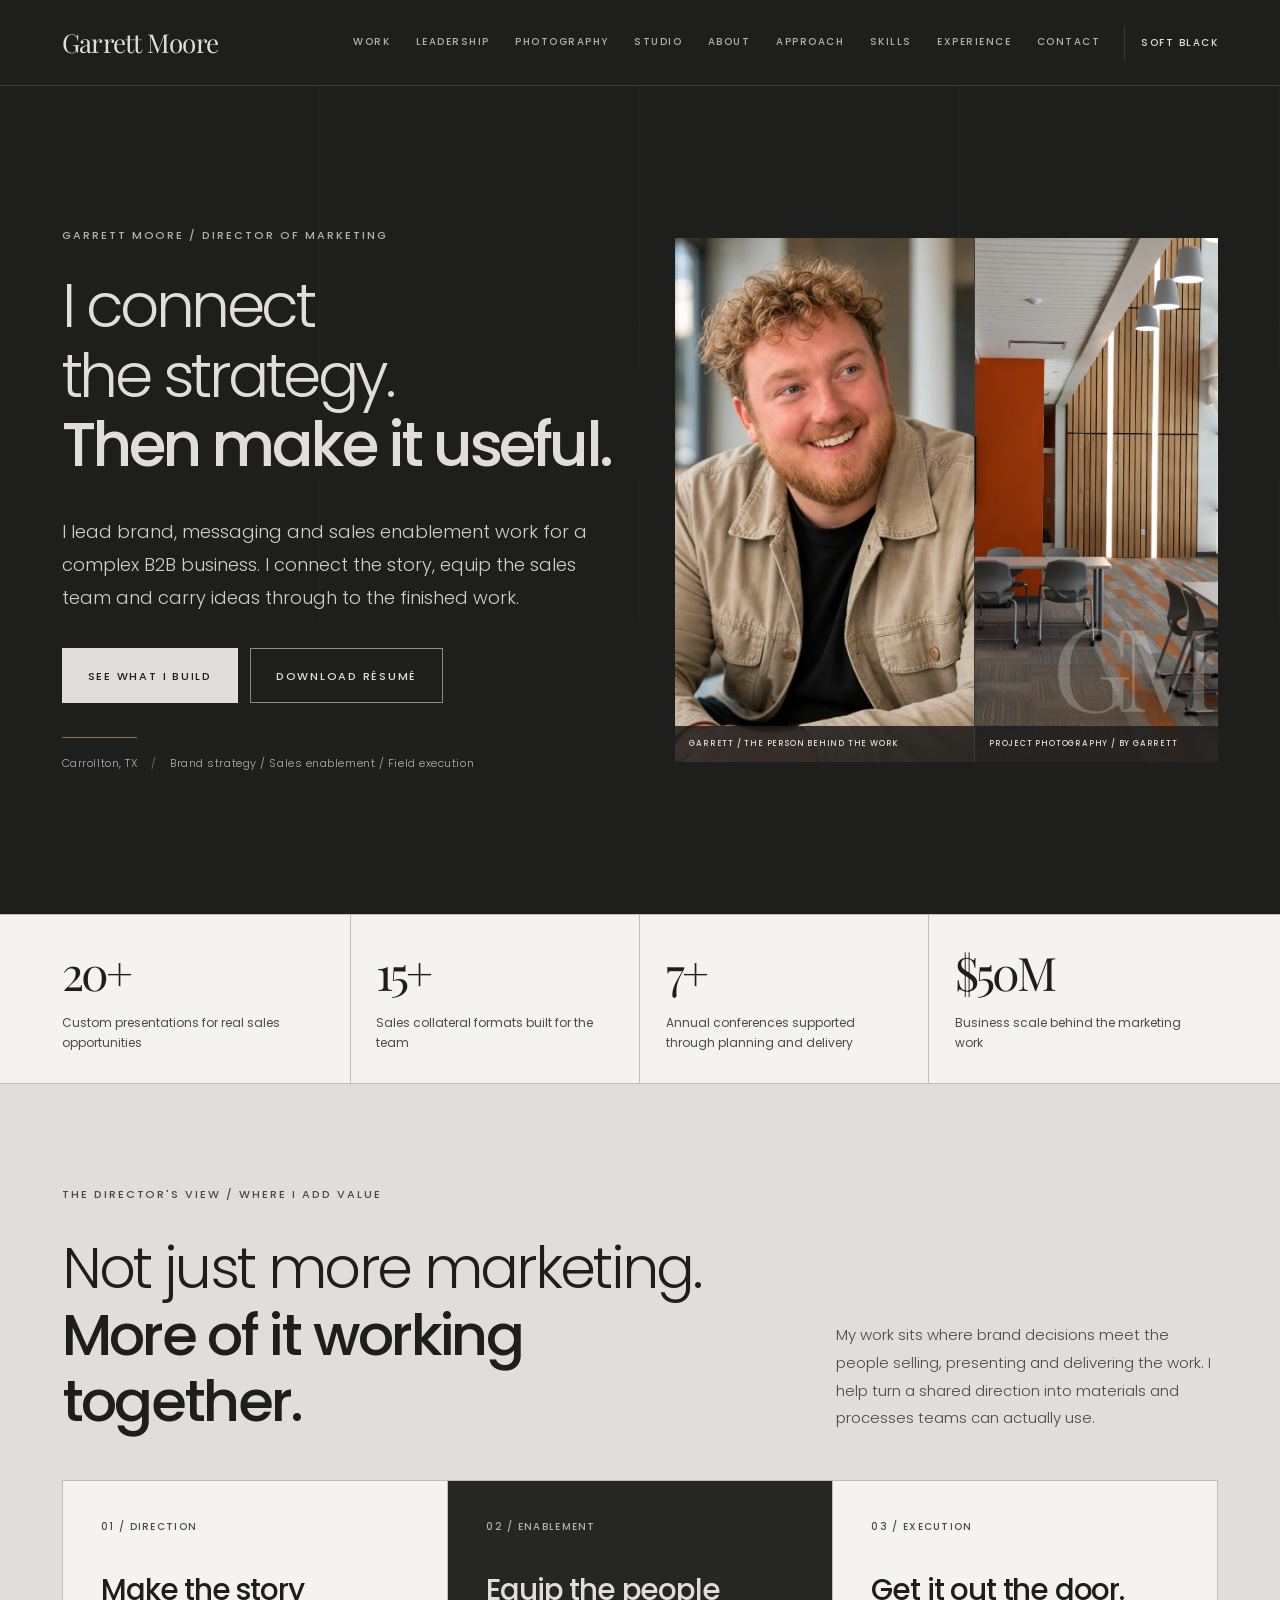
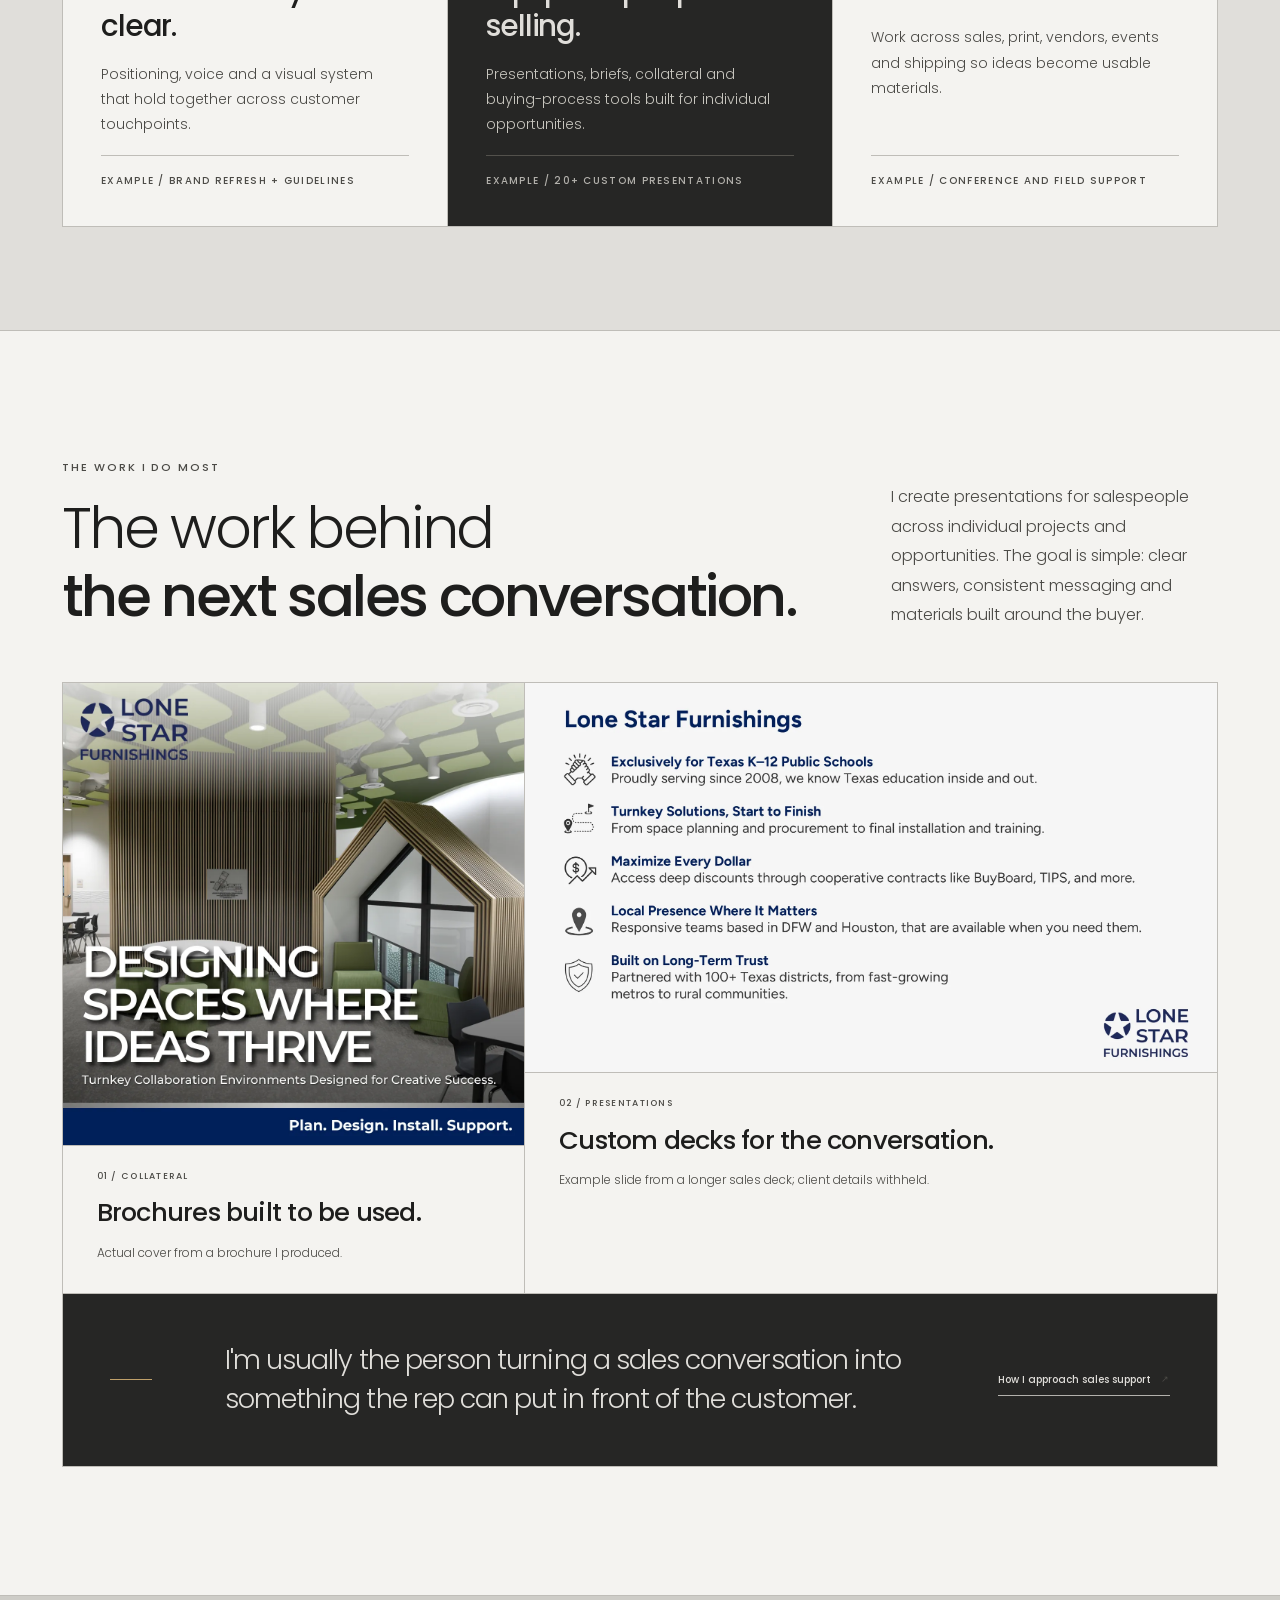
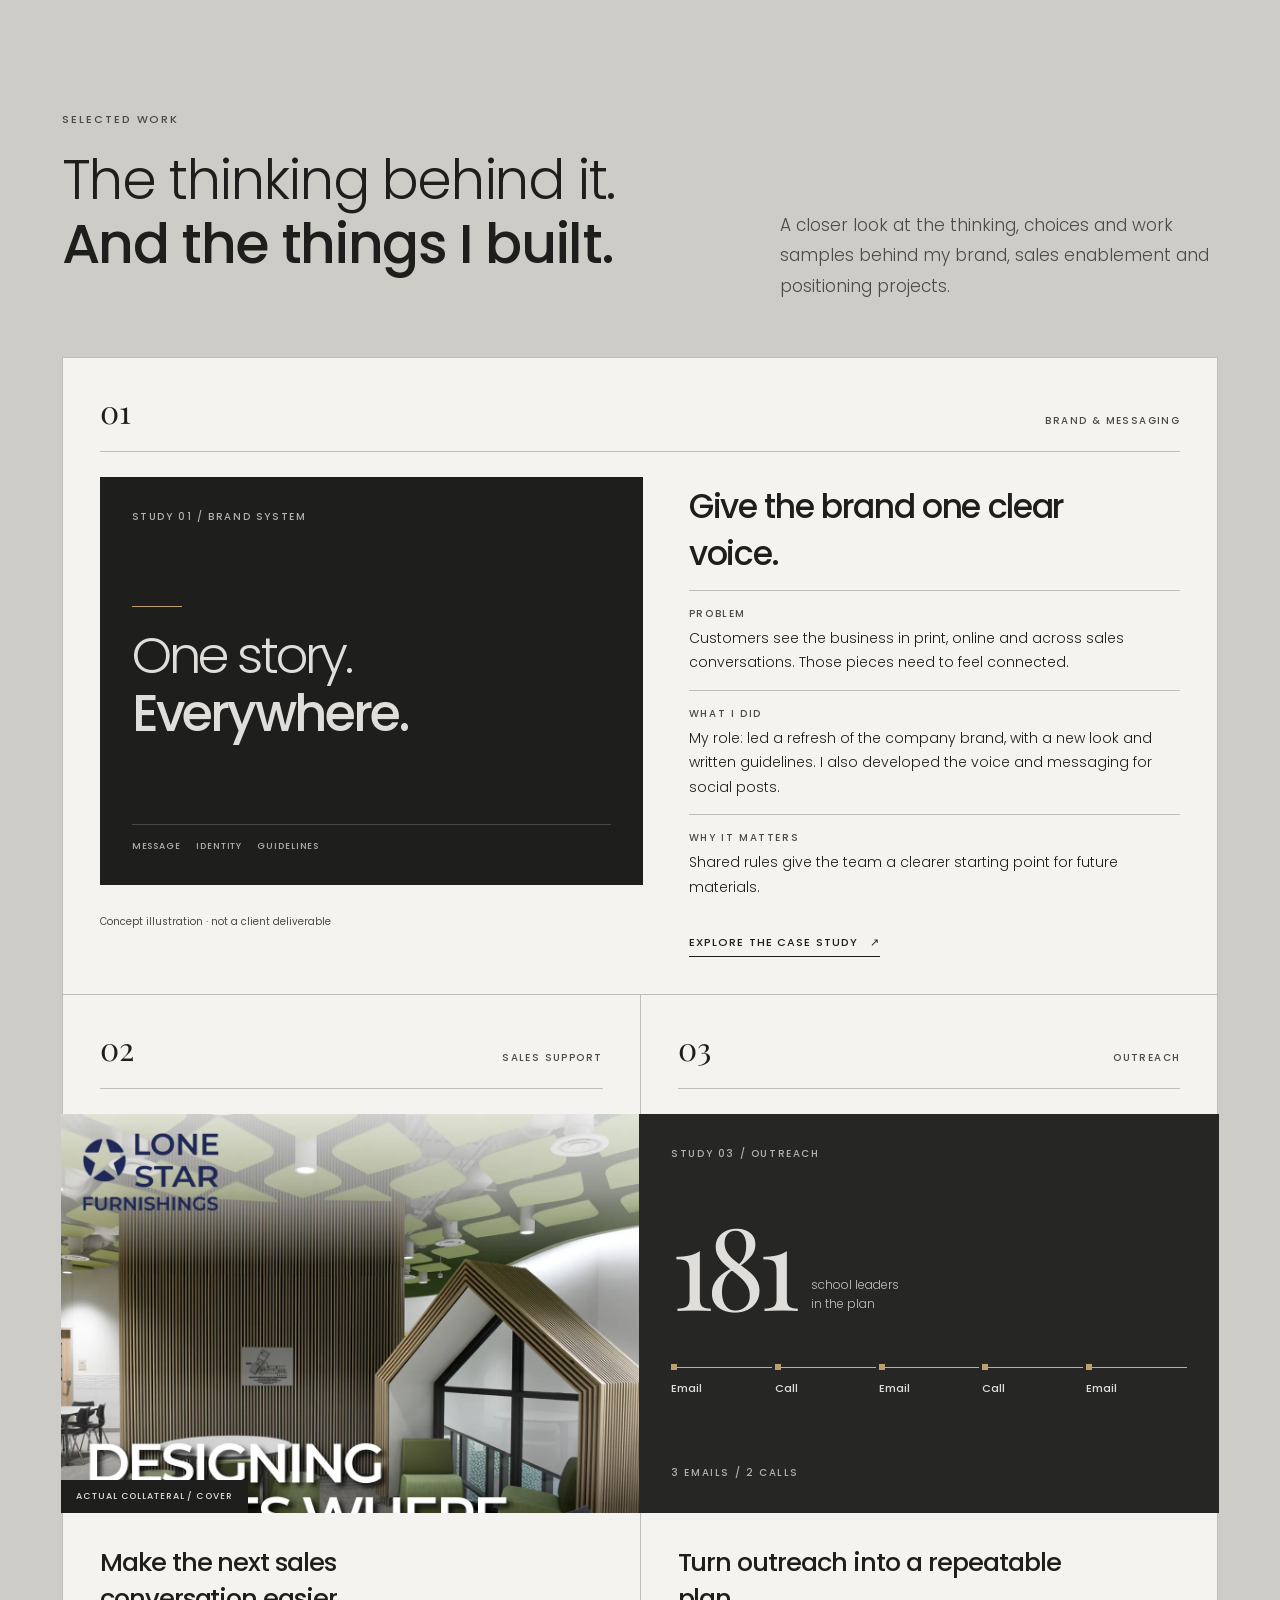
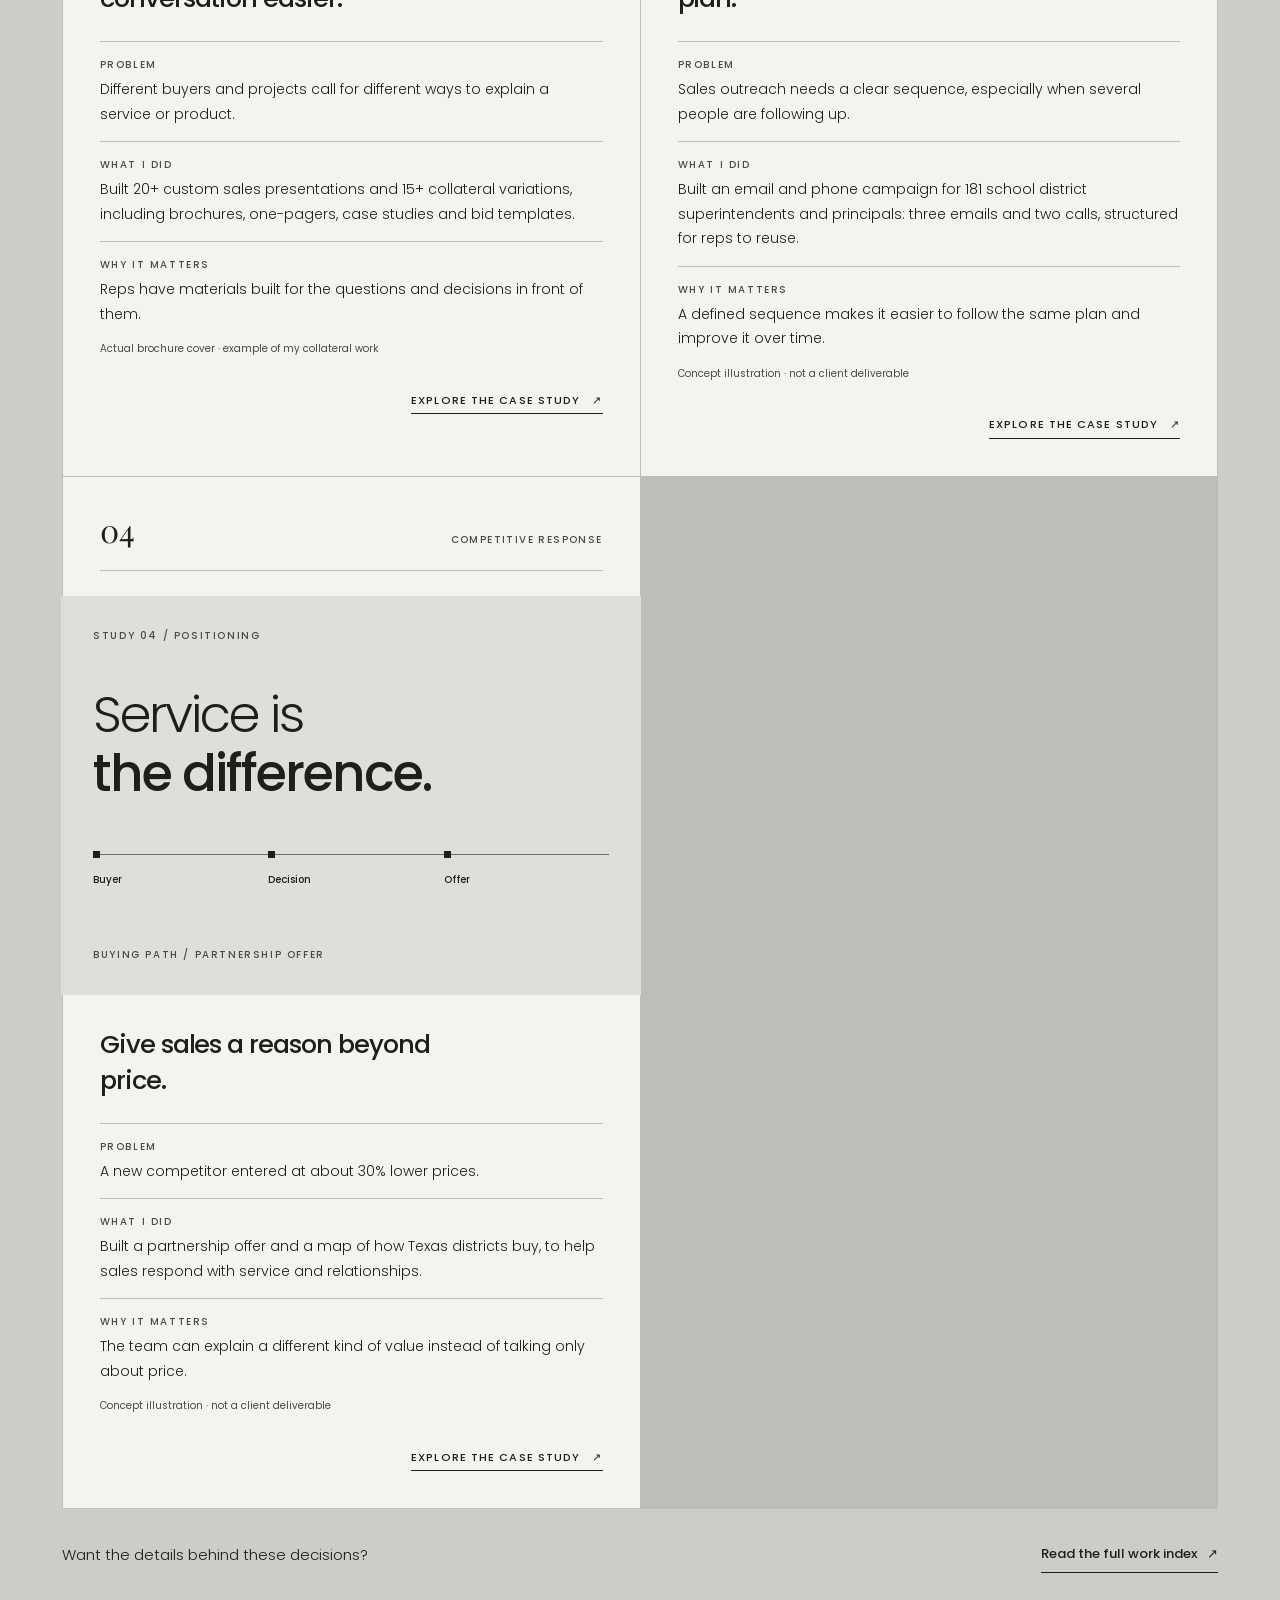
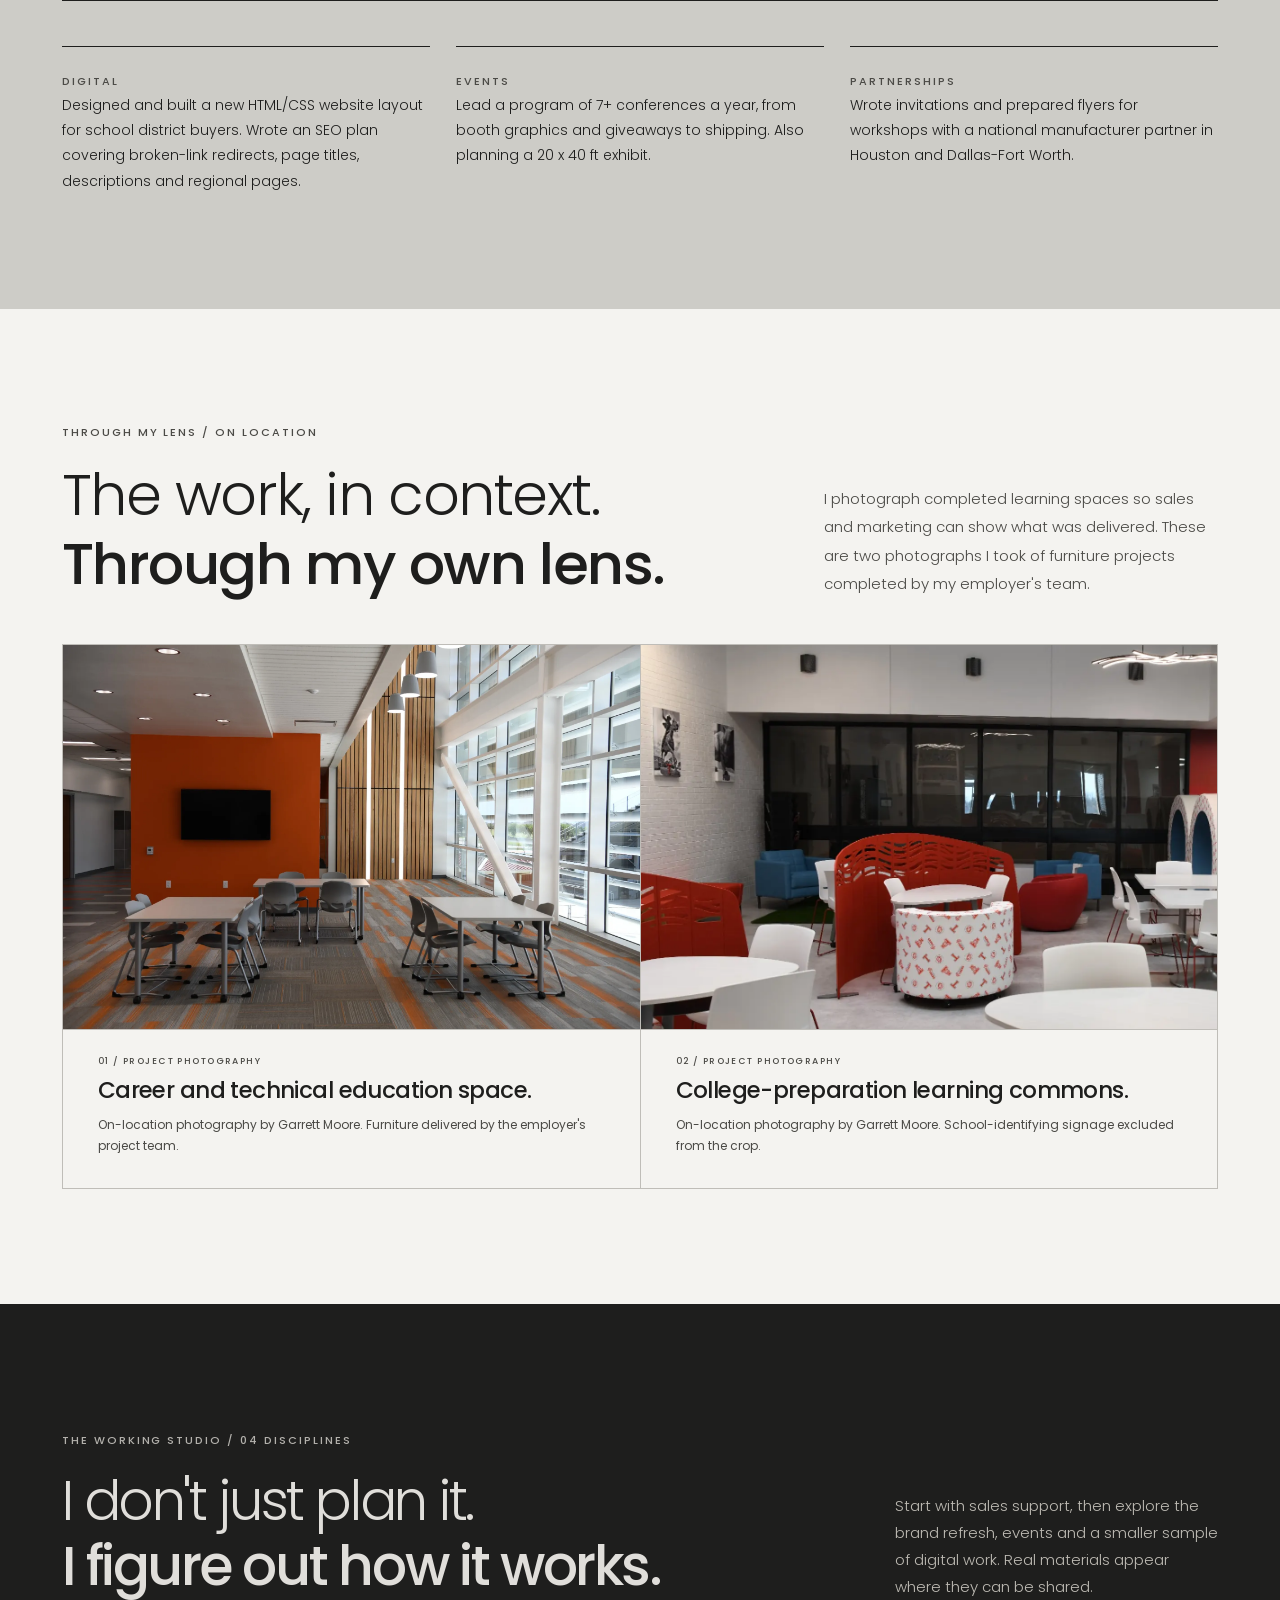
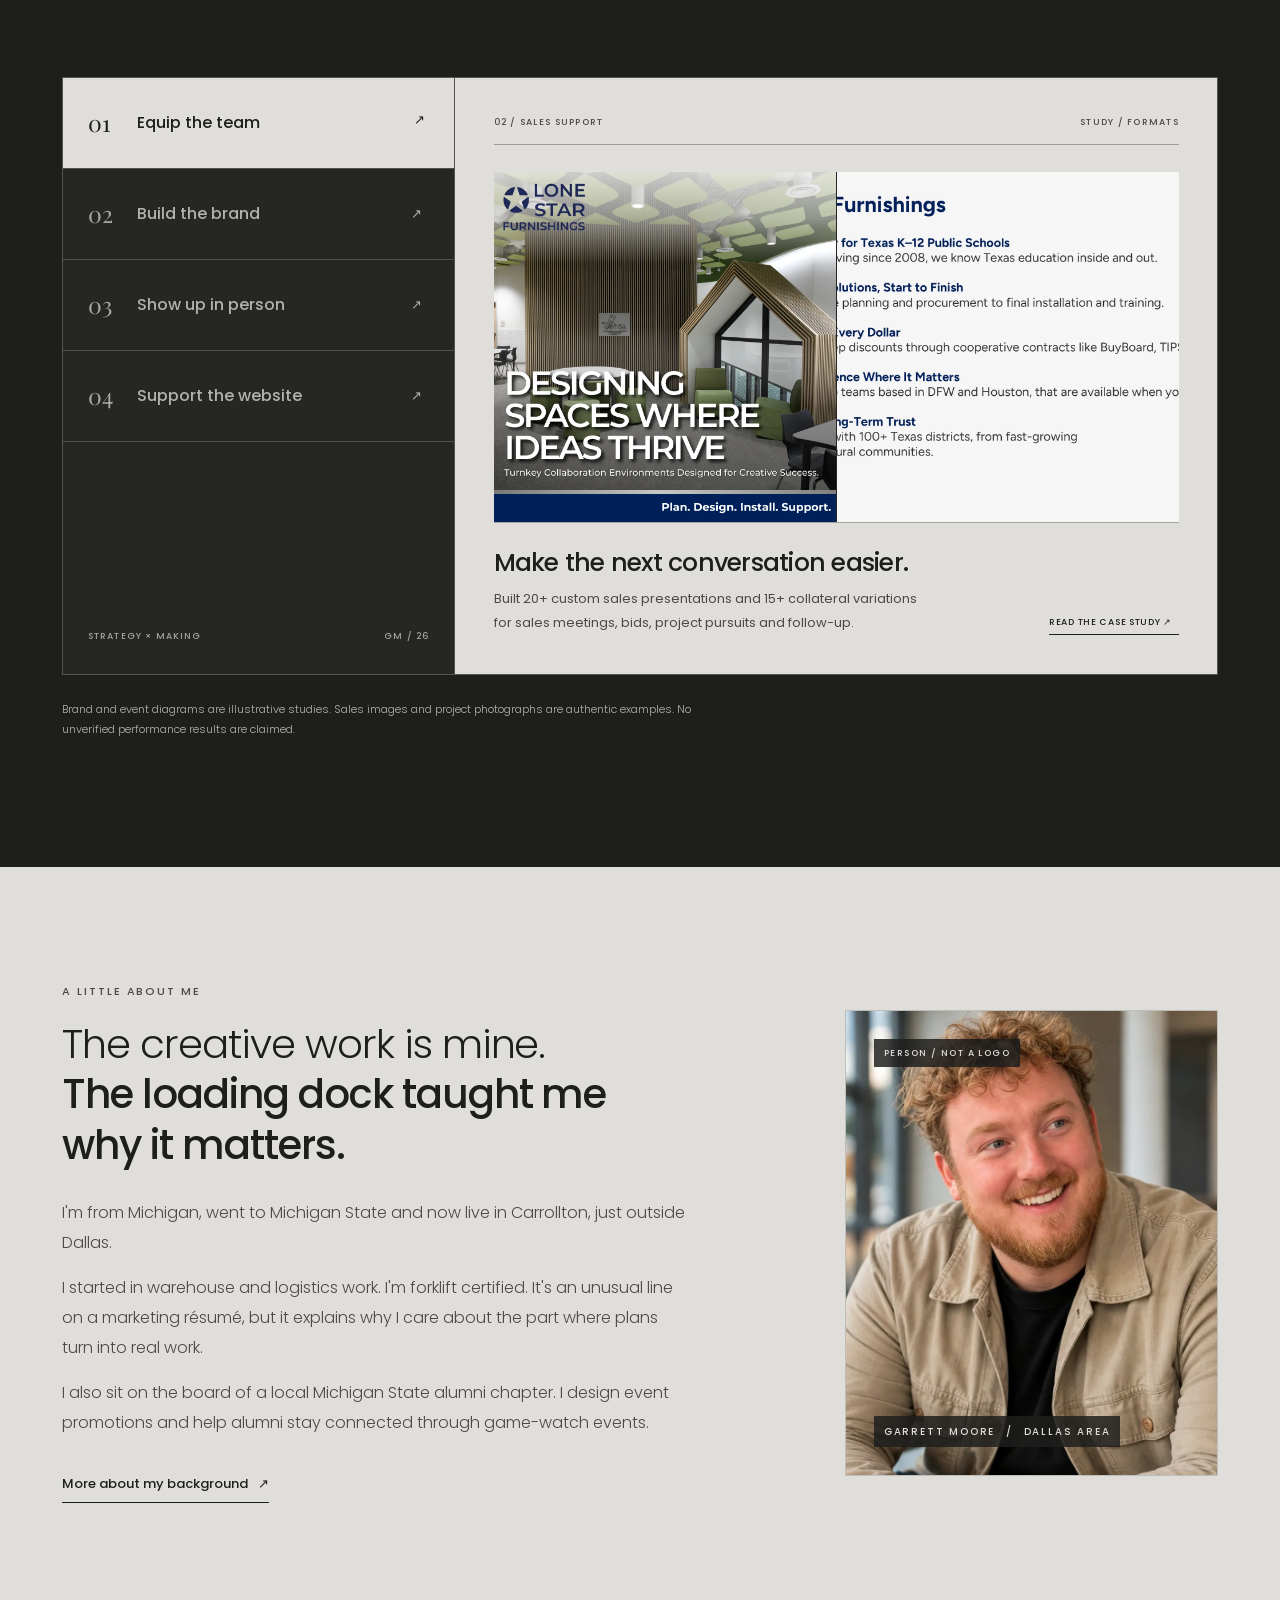
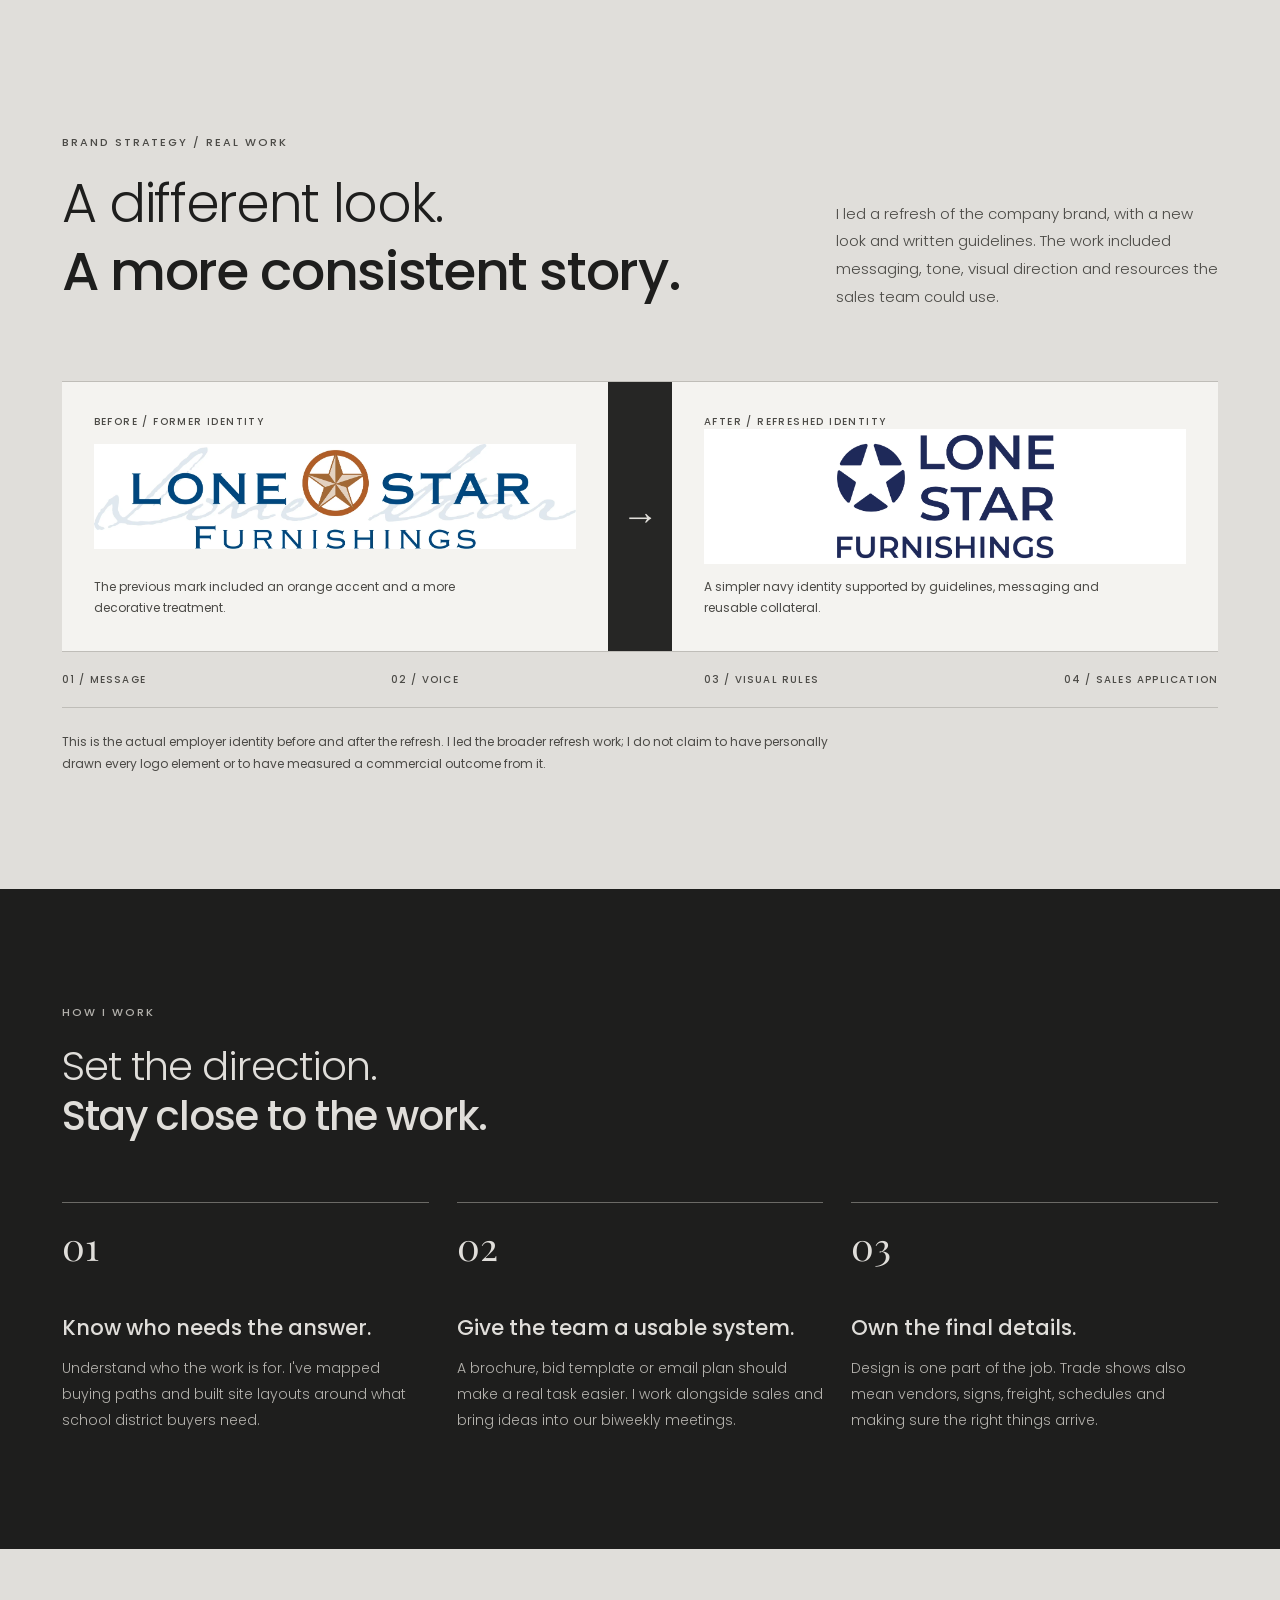
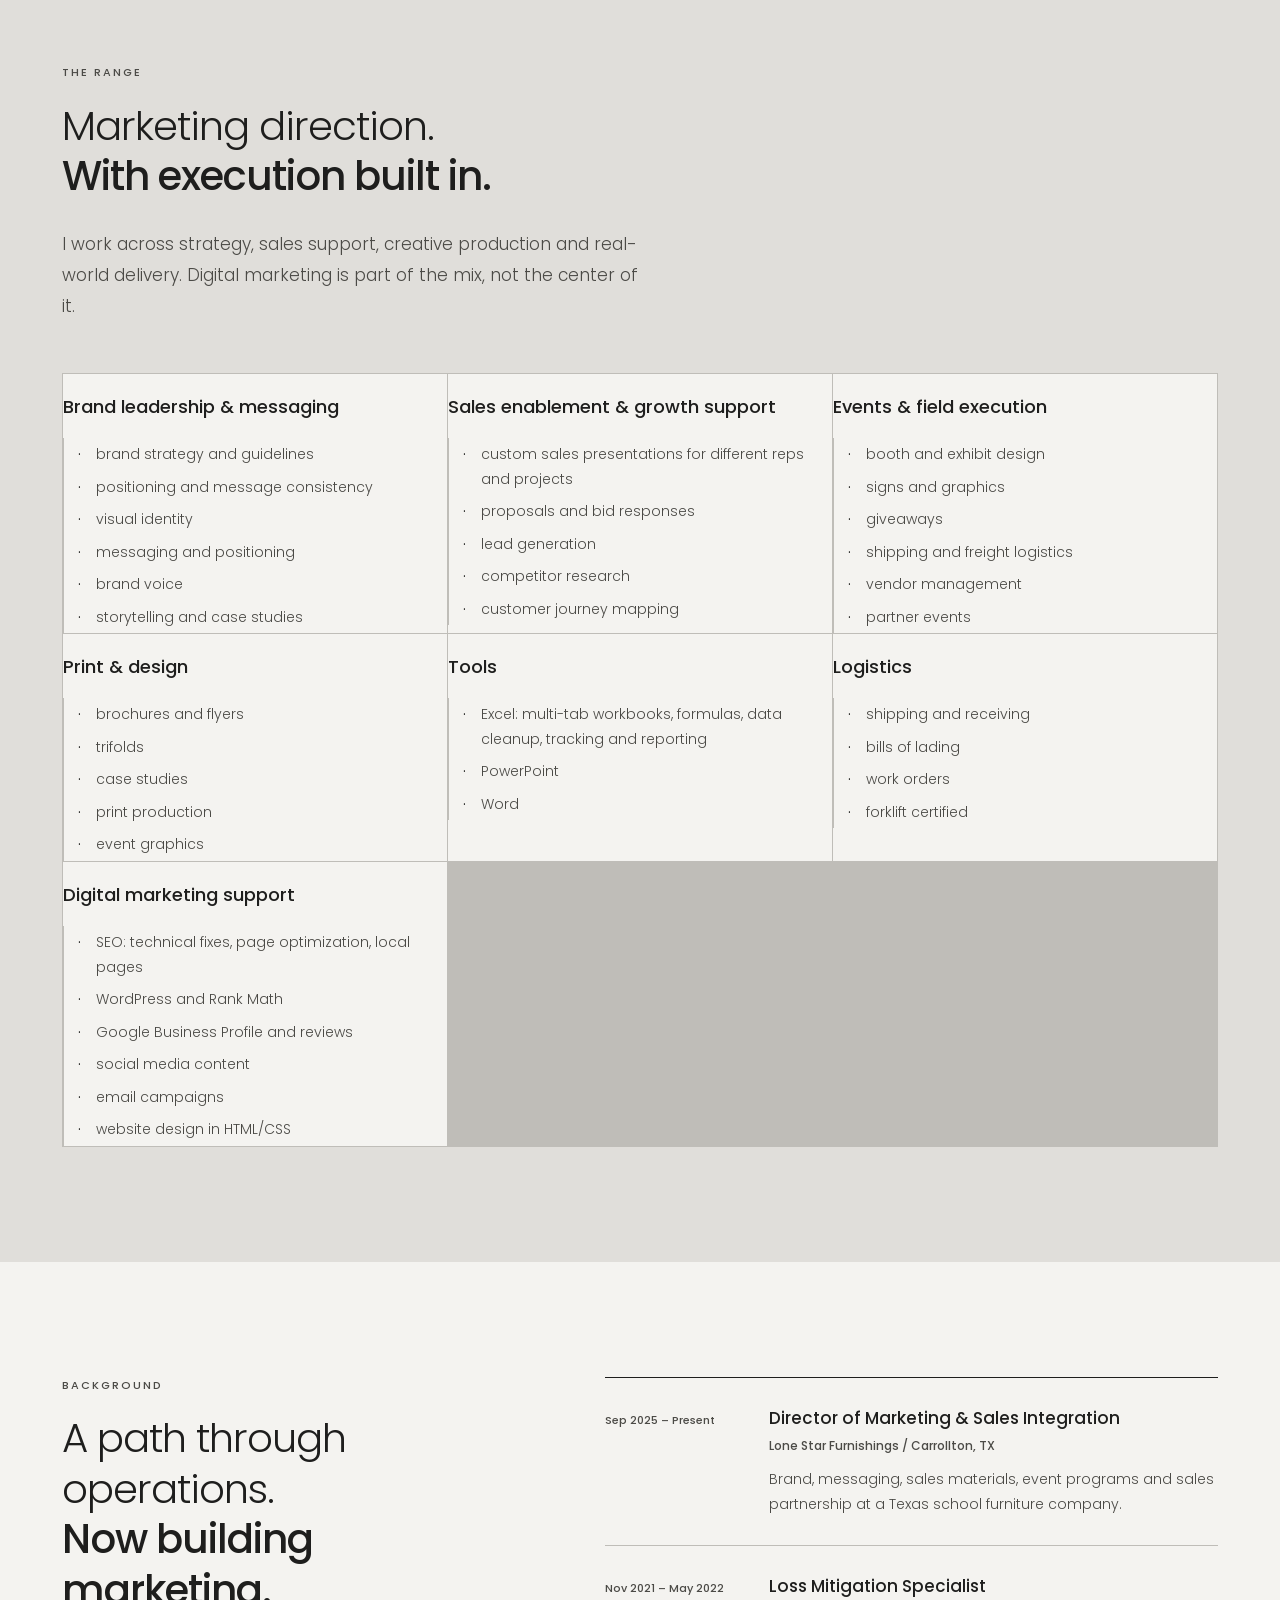
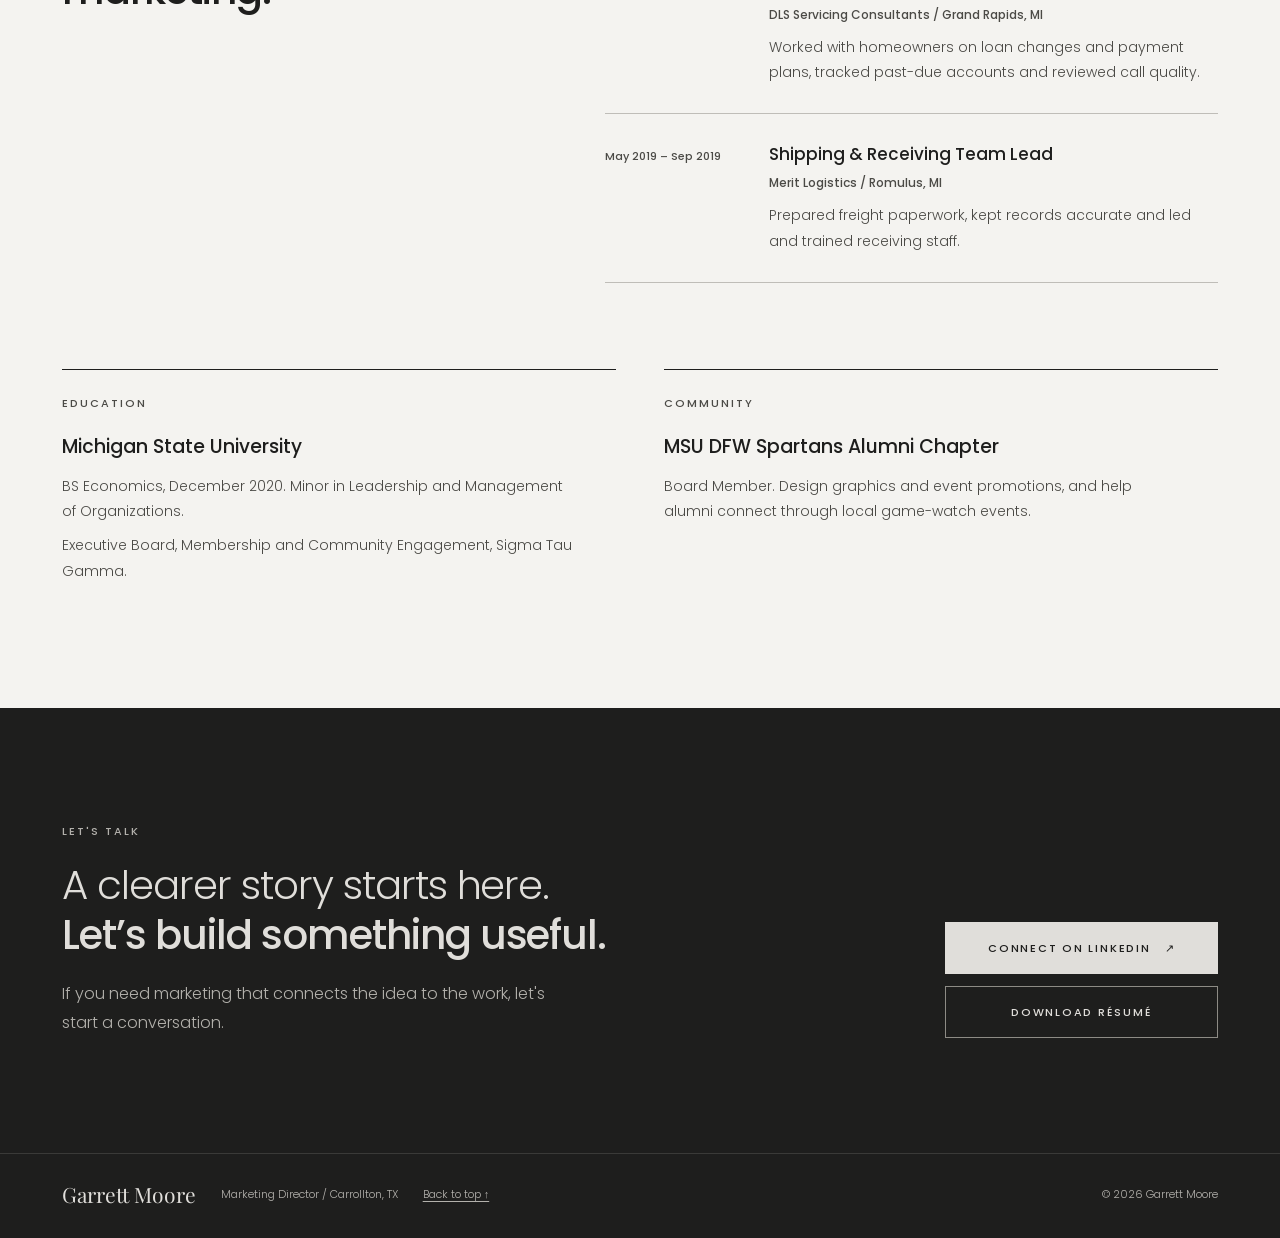
<file: index.html>
<!doctype html>
<html lang="en" data-theme="light">
<head>
  <meta charset="utf-8">
  <meta name="viewport" content="width=device-width, initial-scale=1">
  <meta name="color-scheme" content="light dark">
  <meta name="theme-color" content="#1e1e1d">
  <title>Garrett Moore | Director of Marketing · Brand &amp; Sales Enablement</title>
  <meta name="description" content="Garrett Moore is a Director of Marketing who connects brand strategy, sales enablement, presentations, collateral and field execution. See real work and project photography.">
  <meta name="robots" content="index, follow, max-image-preview:large">
  <!-- Social metadata for the public GitHub Pages portfolio. -->
  <link rel="canonical" href="https://garrettjmoore57.github.io/Portfolio/">
  <meta property="og:url" content="https://garrettjmoore57.github.io/Portfolio/">
  <meta property="og:type" content="profile">
  <meta property="og:title" content="Garrett Moore | Marketing Director">
  <meta property="og:description" content="Clearer brands. Better tools for sales. Marketing that makes it into the real world.">
  <meta property="og:image" content="https://garrettjmoore57.github.io/Portfolio/assets/social-card.png">
  <meta property="og:image:width" content="1200">
  <meta property="og:image:height" content="630">
  <meta property="og:image:alt" content="Garrett Moore, Marketing Director. A minimal black, off-white and brass portfolio card.">
  <meta name="twitter:card" content="summary_large_image">
  <meta name="twitter:title" content="Garrett Moore | Marketing Director">
  <meta name="twitter:description" content="Clearer brands. Better tools for sales. Marketing that makes it into the real world.">
  <meta name="twitter:image" content="https://garrettjmoore57.github.io/Portfolio/assets/social-card.png">
  <link rel="icon" href="assets/favicon.svg" type="image/svg+xml">
  <link rel="preconnect" href="https://fonts.googleapis.com">
  <link rel="preconnect" href="https://fonts.gstatic.com" crossorigin>
  <link href="https://fonts.googleapis.com/css2?family=Playfair+Display:wght@400&amp;family=Poppins:wght@300;400;500&amp;display=swap" rel="stylesheet">
  <link rel="stylesheet" href="styles.css">
  <link rel="stylesheet" href="studio.css">
  <link rel="stylesheet" href="real-work.css">
  <link rel="stylesheet" href="director.css">
  <script src="main.js" defer></script>
  <script src="studio.js" defer></script>
  <script type="application/ld+json">
  {
    "@context": "https://schema.org",
    "@type": "Person",
    "name": "Garrett Moore",
    "jobTitle": "Director of Marketing & Sales Integration",
    "description": "Marketing director focused on brand, sales support, digital marketing and trade shows.",
    "address": {"@type":"PostalAddress","addressLocality":"Carrollton","addressRegion":"TX","addressCountry":"US"},
    "alumniOf": {"@type":"CollegeOrUniversity","name":"Michigan State University"},
    "sameAs": ["https://www.linkedin.com/in/garrettm-lsf"]
  }
  </script>
  <!-- Privacy-friendly analytics: insert your opt-in-free, cookieless analytics script here if you choose to use one. -->
</head>
<body>
  <a class="skip-link" href="#main">Skip to main content</a>

  <!-- HEADER: edit the wordmark and navigation here. -->
  <header class="site-header dark-surface" id="top">
    <div class="container header-inner">
      <a class="wordmark" href="#top" aria-label="Garrett Moore, back to top">Garrett <span>Moore</span></a>
      <nav class="site-nav" aria-label="Main navigation">
        <a href="#work">Work</a>
        <a href="#leadership">Leadership</a>
        <a href="#photography">Photography</a>
        <a href="#studio">Studio</a>
        <a href="#about">About</a>
        <a href="#approach">Approach</a>
        <a href="#skills">Skills</a>
        <a href="#experience">Experience</a>
        <a href="#contact">Contact</a>
      </nav>
      <button class="theme-toggle" id="theme-toggle" type="button" aria-pressed="false" aria-label="Switch to Soft Black theme">Soft Black</button>
    </div>
  </header>

  <main id="main">
    <!-- HERO: one promise, two useful actions and a CSS-only mosaic. -->
    <div class="reading-progress" aria-hidden="true"><span id="reading-progress-bar"></span></div>
    <section class="hero dark-surface hero-v3" aria-labelledby="hero-title">
      <div class="container hero-grid">
        <div class="hero-copy">
          <p class="eyebrow eyebrow-on-dark">Garrett Moore / Director of Marketing</p>
          <h1 id="hero-title">I connect the strategy.<br><strong>Then make it useful.</strong></h1>
          <p class="hero-lead">I lead brand, messaging and sales enablement work for a complex B2B business. I connect the story, equip the sales team and carry ideas through to the finished work.</p>
          <div class="actions">
            <a class="button button-primary-on-dark" href="#work">See what I build</a>
            <a class="button button-outline-dark" href="assets/Garrett_Moore_Resume.pdf" download>Download résumé</a>
          </div>
          <p class="hero-meta">Carrollton, TX <span aria-hidden="true">/</span> Brand strategy / Sales enablement / Field execution</p>
        </div>
        <!-- Real work imagery + a photo-based, AI-assisted editorial portrait. -->
        <div class="real-hero-art" aria-label="Portrait of Garrett Moore and a school learning space he photographed">
          <figure class="real-hero-portrait"><img src="assets/portrait-editorial-v2.webp" width="820" height="1230" alt="AI-assisted editorial portrait of Garrett Moore smiling in a tan jacket" fetchpriority="high"><figcaption>GARRETT / THE PERSON BEHIND THE WORK</figcaption></figure>
          <figure class="real-hero-photo"><img src="assets/cte-space-hd.webp" width="2048" height="1365" alt="Furnished school learning space with tall windows, wood slats and orange accents, photographed by Garrett Moore"><figcaption>PROJECT PHOTOGRAPHY / BY GARRETT</figcaption></figure>
          <span class="real-hero-mark" aria-hidden="true">GM</span>
        </div>
      </div>
    </section>

    <!-- PROOF STRIP: context and scale, not performance claims. -->
    <section class="proof-strip" aria-label="Experience at a glance">
      <div class="container proof-grid">
        <div class="proof-item"><span class="proof-number">20+</span><p>Custom presentations for real sales opportunities</p></div>
        <div class="proof-item"><span class="proof-number">15+</span><p>Sales collateral formats built for the team</p></div>
        <div class="proof-item"><span class="proof-number">7+</span><p>Annual conferences supported through planning and delivery</p></div>
        <div class="proof-item"><span class="proof-number">$50M</span><p>Business scale behind the marketing work</p></div>
      </div>
    </section>



    <!-- DIRECTOR VIEW: strategy, integration and delivery anchored in verified work. -->
    <section class="director-view" id="leadership" aria-labelledby="leadership-title">
      <div class="container">
        <div class="director-view-head">
          <p class="eyebrow">The director's view / Where I add value</p>
          <h2 class="statement" id="leadership-title">Not just more marketing.<br><strong>More of it working together.</strong></h2>
          <p>My work sits where brand decisions meet the people selling, presenting and delivering the work. I help turn a shared direction into materials and processes teams can actually use.</p>
        </div>
        <div class="director-pillars">
          <article><span class="director-pill-number">01 / Direction</span><h3>Make the story clear.</h3><p>Positioning, voice and a visual system that hold together across customer touchpoints.</p><span class="director-proof-label">Example / Brand refresh + guidelines</span></article>
          <article><span class="director-pill-number">02 / Enablement</span><h3>Equip the people selling.</h3><p>Presentations, briefs, collateral and buying-process tools built for individual opportunities.</p><span class="director-proof-label">Example / 20+ custom presentations</span></article>
          <article><span class="director-pill-number">03 / Execution</span><h3>Get it out the door.</h3><p>Work across sales, print, vendors, events and shipping so ideas become usable materials.</p><span class="director-proof-label">Example / Conference and field support</span></article>
        </div>
      </div>
    </section>

    <!-- FEATURE / REAL SALES DELIVERABLES: actual, client-safe excerpts supplied by Garrett. -->
    <section class="sales-feature" id="sales-support" aria-labelledby="sales-feature-title">
      <div class="container">
        <div class="sales-feature-top"><div><p class="eyebrow">The work I do most</p><h2 class="statement" id="sales-feature-title">The work behind<br><strong>the next sales conversation.</strong></h2></div><p>I create presentations for salespeople across individual projects and opportunities. The goal is simple: clear answers, consistent messaging and materials built around the buyer.</p></div>
        <div class="sales-feature-gallery">
          <figure class="sales-feature-cover"><a class="asset-view" href="assets/collateral-cover-hd.webp" target="_blank" rel="noopener noreferrer" aria-label="Open the full-resolution brochure cover in a new tab"><img loading="lazy" src="assets/collateral-cover-hd.webp" width="1224" height="1224" alt="Actual collaboration brochure cover featuring a school learning space and the headline Designing Spaces Where Ideas Thrive"></a><figcaption><span>01 / COLLATERAL</span><strong>Brochures built to be used.</strong><small>Actual cover from a brochure I produced.</small></figcaption></figure>
          <figure class="sales-feature-deck"><a class="asset-view" href="assets/sales-deck-excerpt-hd.webp" target="_blank" rel="noopener noreferrer" aria-label="Open the full-resolution presentation excerpt in a new tab"><img loading="lazy" src="assets/sales-deck-excerpt-hd.webp" width="2000" height="1125" alt="Non-client-specific slide from a customized sales presentation showing the company's services"></a><figcaption><span>02 / PRESENTATIONS</span><strong>Custom decks for the conversation.</strong><small>Example slide from a longer sales deck; client details withheld.</small></figcaption></figure>
          <div class="sales-feature-note"><span class="sales-feature-rule"></span><p>I'm usually the person turning a sales conversation into something the rep can put in front of the customer.</p><a class="text-link" href="work.html#sales-enablement">How I approach sales support <span aria-hidden="true">↗</span></a></div>
        </div>
      </div>
    </section>

    <!-- SELECTED WORK: four factual studies with challenges, actions and relevance. -->
    <section class="section band-section" id="work" aria-labelledby="work-title">
      <div class="container">
        <div class="section-heading">
          <p class="eyebrow">Selected work</p>
          <h2 class="statement" id="work-title">The thinking behind it.<br><strong>And the things I built.</strong></h2>
          <p class="section-intro">A closer look at the thinking, choices and work samples behind my brand, sales enablement and positioning projects.</p>
        </div>
        <div class="case-grid case-grid-editorial">
          <article class="case-card">
            <div class="case-top"><span class="case-number">01</span><span class="case-category">Brand &amp; messaging</span></div>
            <figure class="case-art case-art-brand" aria-label="Editorial illustration of consistent messaging across a brand system"><span class="art-kicker">STUDY 01 / BRAND SYSTEM</span><div class="art-brand-lines"><span>One story.</span><strong>Everywhere.</strong></div><div class="art-brand-footer"><span>Message</span><span>Identity</span><span>Guidelines</span></div></figure>
            <h3>Give the brand one clear voice.</h3>
            <dl class="case-details">
              <div><dt>Problem</dt><dd>Customers see the business in print, online and across sales conversations. Those pieces need to feel connected.</dd></div>
              <div><dt>What I did</dt><dd>My role: led a refresh of the company brand, with a new look and written guidelines. I also developed the voice and messaging for social posts.</dd></div>
              <div><dt>Why it matters</dt><dd>Shared rules give the team a clearer starting point for future materials.</dd></div>
            </dl>
          <p class="case-illustration-note">Concept illustration · not a client deliverable</p><a class="case-link" href="work.html#brand-refresh" aria-label="Read the full Brand and messaging case study">Explore the case study <span aria-hidden="true">↗</span></a>
          </article>
          <article class="case-card">
            <div class="case-top"><span class="case-number">02</span><span class="case-category">Sales support</span></div>
            <figure class="case-art case-art-sales case-art-real"><img src="assets/collateral-cover-hd.webp" width="1224" height="1224" loading="lazy" alt="Actual brochure cover from Garrett’s sales collateral work"><span class="art-image-tag">ACTUAL COLLATERAL / COVER</span></figure>
            <h3>Make the next sales conversation easier.</h3>
            <dl class="case-details">
              <div><dt>Problem</dt><dd>Different buyers and projects call for different ways to explain a service or product.</dd></div>
              <div><dt>What I did</dt><dd>Built 20+ custom sales presentations and 15+ collateral variations, including brochures, one-pagers, case studies and bid templates.</dd></div>
              <div><dt>Why it matters</dt><dd>Reps have materials built for the questions and decisions in front of them.</dd></div>
            </dl>
          <p class="case-illustration-note">Actual brochure cover · example of my collateral work</p><a class="case-link" href="work.html#sales-enablement" aria-label="Read the full Sales support case study">Explore the case study <span aria-hidden="true">↗</span></a>
          </article>
          <article class="case-card">
            <div class="case-top"><span class="case-number">03</span><span class="case-category">Outreach</span></div>
            <figure class="case-art case-art-outreach" aria-label="Diagram of a five-touch outreach plan, three emails and two phone calls"><span class="art-kicker">STUDY 03 / OUTREACH</span><div class="art-outreach-heading"><strong>181</strong><span>school leaders<br>in the plan</span></div><div class="art-sequence"><span>Email</span><span>Call</span><span>Email</span><span>Call</span><span>Email</span></div><span class="art-footer">3 EMAILS / 2 CALLS</span></figure>
            <h3>Turn outreach into a repeatable plan.</h3>
            <dl class="case-details">
              <div><dt>Problem</dt><dd>Sales outreach needs a clear sequence, especially when several people are following up.</dd></div>
              <div><dt>What I did</dt><dd>Built an email and phone campaign for 181 school district superintendents and principals: three emails and two calls, structured for reps to reuse.</dd></div>
              <div><dt>Why it matters</dt><dd>A defined sequence makes it easier to follow the same plan and improve it over time.</dd></div>
            </dl>
          <p class="case-illustration-note">Concept illustration · not a client deliverable</p><a class="case-link" href="work.html#outreach-program" aria-label="Read the full Outreach case study">Explore the case study <span aria-hidden="true">↗</span></a>
          </article>
          <article class="case-card">
            <div class="case-top"><span class="case-number">04</span><span class="case-category">Competitive response</span></div>
            <figure class="case-art case-art-map" aria-label="Conceptual buyer-journey diagram, not an actual customer or geography map"><span class="art-kicker">STUDY 04 / POSITIONING</span><div class="art-map-title">Service is<br><strong>the difference.</strong></div><div class="art-route"><span>Buyer</span><span>Decision</span><span>Offer</span></div><span class="art-footer">BUYING PATH / PARTNERSHIP OFFER</span></figure>
            <h3>Give sales a reason beyond price.</h3>
            <dl class="case-details">
              <div><dt>Problem</dt><dd>A new competitor entered at about 30% lower prices.</dd></div>
              <div><dt>What I did</dt><dd>Built a partnership offer and a map of how Texas districts buy, to help sales respond with service and relationships.</dd></div>
              <div><dt>Why it matters</dt><dd>The team can explain a different kind of value instead of talking only about price.</dd></div>
            </dl>
          <p class="case-illustration-note">Concept illustration · not a client deliverable</p><a class="case-link" href="work.html#competitive-response" aria-label="Read the full Competitive response case study">Explore the case study <span aria-hidden="true">↗</span></a>
          </article>
        </div>
        <div class="case-library-cta"><p>Want the details behind these decisions?</p><a class="text-link" href="work.html">Read the full work index <span aria-hidden="true">↗</span></a></div>
        <div class="more-work" aria-label="Additional work">
          <div><span class="eyebrow">Digital</span><p>Designed and built a new HTML/CSS website layout for school district buyers. Wrote an SEO plan covering broken-link redirects, page titles, descriptions and regional pages.</p></div>
          <div><span class="eyebrow">Events</span><p>Lead a program of 7+ conferences a year, from booth graphics and giveaways to shipping. Also planning a 20 x 40 ft exhibit.</p></div>
          <div><span class="eyebrow">Partnerships</span><p>Wrote invitations and prepared flyers for workshops with a national manufacturer partner in Houston and Dallas-Fort Worth.</p></div>
        </div>
      </div>
    </section>



    <!-- PHOTOGRAPHY / genuine on-location images by Garrett, not claimed furniture designs. -->
    <section class="photo-story" id="photography" aria-labelledby="photo-story-title">
      <div class="container">
        <div class="photo-story-head"><p class="eyebrow">Through my lens / On location</p><h2 class="statement" id="photo-story-title">The work, in context.<br><strong>Through my own lens.</strong></h2><p>I photograph completed learning spaces so sales and marketing can show what was delivered. These are two photographs I took of furniture projects completed by my employer's team.</p></div>
        <div class="photo-story-grid">
          <figure class="photo-main"><a class="asset-view" href="assets/cte-space-hd.webp" target="_blank" rel="noopener noreferrer" aria-label="Open the high-resolution furnished learning-space photograph in a new tab"><img src="assets/cte-space-hd.webp" width="2048" height="1365" loading="lazy" alt="School learning space with orange feature wall, movable tables and tall windows, photographed by Garrett Moore"></a><figcaption><span>01 / PROJECT PHOTOGRAPHY</span><strong>Career and technical education space.</strong><small>On-location photography by Garrett Moore. Furniture delivered by the employer's project team.</small></figcaption></figure>
          <figure class="photo-secondary"><a class="asset-view" href="assets/college-prep-space-hd.webp" target="_blank" rel="noopener noreferrer" aria-label="Open the high-resolution college-preparation room photograph in a new tab"><img src="assets/college-prep-space-hd.webp" width="1280" height="1365" loading="lazy" alt="College-preparation learning commons with curved seating, study tables and red accents, photographed by Garrett Moore"></a><figcaption><span>02 / PROJECT PHOTOGRAPHY</span><strong>College-preparation learning commons.</strong><small>On-location photography by Garrett Moore. School-identifying signage excluded from the crop.</small></figcaption></figure>
        </div>
      </div>
    </section>

    <!-- WORKSHOP: an interactive view of the range, built as original portfolio art.
         The diagrams are concepts, not screenshots or client deliverables. -->
    <section class="studio-section" id="studio" aria-labelledby="studio-title">
      <div class="container">
        <div class="studio-section-heading">
          <div>
            <p class="eyebrow">The working studio / 04 disciplines</p>
            <h2 class="statement" id="studio-title">I don't just plan it.<br><strong>I figure out how it works.</strong></h2>
          </div>
          <p>Start with sales support, then explore the brand refresh, events and a smaller sample of digital work. Real materials appear where they can be shared.</p>
        </div>
        <div class="studio-console">
          <div class="studio-rail" aria-label="Choose a marketing discipline">
            <button type="button" class="studio-choice is-active" data-studio-tab="sales" aria-pressed="true"><span>01</span><strong>Equip the team</strong><i aria-hidden="true">↗</i></button>
            <button type="button" class="studio-choice" data-studio-tab="brand" aria-pressed="false"><span>02</span><strong>Build the brand</strong><i aria-hidden="true">↗</i></button>
            <button type="button" class="studio-choice" data-studio-tab="events" aria-pressed="false"><span>03</span><strong>Show up in person</strong><i aria-hidden="true">↗</i></button>
            <button type="button" class="studio-choice" data-studio-tab="digital" aria-pressed="false"><span>04</span><strong>Support the website</strong><i aria-hidden="true">↗</i></button>
            <div class="studio-rail-bottom"><span>STRATEGY × MAKING</span><span>GM / 26</span></div>
          </div>
          <div class="studio-screen" aria-live="polite">
            <div class="studio-panel" data-studio-panel="brand" hidden>
              <div class="studio-screen-top"><span>01 / BRAND &amp; MESSAGING</span><span>STUDY / G OS</span></div>
              <div class="studio-visual studio-visual-brand" aria-label="An original typographic brand system specimen for this personal portfolio">
                <div class="studio-system-display"><span class="studio-system-small">ONE IDEA / MANY TOUCHPOINTS</span><span class="studio-system-big">Same<br><strong>story.</strong></span><span class="studio-system-bottom">VOICE / TYPE / RHYTHM / RULES</span></div>
                <div class="studio-system-swatches"><i></i><i></i><i></i><i></i></div>
              </div>
              <div class="studio-screen-detail"><div><h3>Give people the same story.</h3><p>Led a refresh of the company brand, with a new look and written guidelines. Developed the voice and messaging for social posts.</p></div><a href="work.html#brand-refresh">Read the case study <span aria-hidden="true">↗</span></a></div>
            </div>
            <div class="studio-panel is-active" data-studio-panel="sales">
              <div class="studio-screen-top"><span>02 / SALES SUPPORT</span><span>STUDY / FORMATS</span></div>
              <div class="studio-visual studio-visual-sales studio-visual-real" aria-label="Authentic brochure cover and sales presentation excerpt">
                <img src="assets/collateral-cover-hd.webp" width="1224" height="1224" loading="lazy" alt="Brochure cover showing education furniture collaboration space">
                <img src="assets/sales-deck-excerpt-hd.webp" width="2000" height="1125" loading="lazy" alt="Custom sales presentation excerpt about turnkey services">
              </div>
              <div class="studio-screen-detail"><div><h3>Make the next conversation easier.</h3><p>Built 20+ custom sales presentations and 15+ collateral variations for sales meetings, bids, project pursuits and follow-up.</p></div><a href="work.html#sales-enablement">Read the case study <span aria-hidden="true">↗</span></a></div>
            </div>
            <div class="studio-panel" data-studio-panel="digital" hidden>
              <div class="studio-screen-top"><span>04 / DIGITAL SUPPORT</span><span>STUDY / SITE PLAN</span></div>
              <div class="studio-visual studio-visual-digital" aria-label="Concept diagram showing three parts of an SEO and website design plan">
                <div class="studio-browser"><div class="studio-browser-top"><span></span><span></span><span></span><b>PAGE STRUCTURE / SPECIMEN</b></div><div class="studio-browser-body"><span>BUYER-FIRST LAYOUT</span><strong>Find it.<br>Understand it.</strong><div class="studio-browser-chips"><i>Redirects</i><i>Page titles</i><i>Local pages</i></div></div></div>
              </div>
              <div class="studio-screen-detail"><div><h3>Start with the person searching.</h3><p>Designed and built an HTML/CSS website layout for school district buyers and wrote an SEO improvement plan. The layout is not claimed as launched, and no ranking lift is claimed.</p></div><a href="#skills">See digital skills <span aria-hidden="true">↗</span></a></div>
            </div>
            <div class="studio-panel" data-studio-panel="events" hidden>
              <div class="studio-screen-top"><span>03 / EVENTS &amp; LOGISTICS</span><span>STUDY / DELIVERY</span></div>
              <div class="studio-visual studio-visual-events" aria-label="Concept drawing of an exhibition floor plan and a logistics sequence">
                <div class="studio-event-plan"><div class="studio-event-back">SHOW / FLOOR PLAN</div><div class="studio-event-zone">BOOTH<br><strong>DESIGN</strong></div><div class="studio-event-track"><span>SIGNS</span><span>GRAPHICS</span><span>FREIGHT</span></div></div>
                <div class="studio-event-stat"><b>7<span>+</span></b><small>CONFERENCES<br>PER YEAR</small></div>
              </div>
              <div class="studio-screen-detail"><div><h3>Good design has to arrive.</h3><p>Lead a program of 7+ conferences a year, including booth graphics, giveaways, shipping and vendors. Planning a 20 × 40 ft exhibit.</p></div><a href="#experience">See my background <span aria-hidden="true">↗</span></a></div>
            </div>
          </div>
        </div>
        <p class="studio-disclosure">Brand and event diagrams are illustrative studies. Sales images and project photographs are authentic examples. No unverified performance results are claimed.</p>
      </div>
    </section>

    <!-- ABOUT: only approved personal details; optional portrait slot needs no image. -->
    <section class="section" id="about" aria-labelledby="about-title">
      <div class="container about-grid">
        <div class="section-copy">
          <p class="eyebrow">A little about me</p>
          <h2 class="statement" id="about-title">The creative work is mine.<br><strong>The loading dock taught me why it matters.</strong></h2>
          <p>I'm from Michigan, went to Michigan State and now live in Carrollton, just outside Dallas.</p>
          <p>I started in warehouse and logistics work. I'm forklift certified. It's an unusual line on a marketing résumé, but it explains why I care about the part where plans turn into real work.</p>
          <p>I also sit on the board of a local Michigan State alumni chapter. I design event promotions and help alumni stay connected through game-watch events.</p>
          <a class="text-link" href="https://www.linkedin.com/in/garrettm-lsf" target="_blank" rel="noopener noreferrer">More about my background <span aria-hidden="true">↗</span></a>
        </div>
        <div class="portrait-frame portrait-v3 portrait-photo">
          <span class="portrait-index">PERSON / NOT A LOGO</span>
          <img src="assets/portrait-editorial-v2.webp" width="820" height="1230" loading="lazy" alt="Photo-based editorial portrait of Garrett Moore smiling in a tan overshirt">
          <span class="portrait-caption">Garrett Moore <span> / </span> Dallas area</span>
        </div>
      </div>
    </section>

    <!-- BRAND EVOLUTION / actual old and refreshed employer logos, supplied by Garrett. -->
    <section class="section brand-evolution" id="brand" aria-labelledby="brand-title">
      <div class="container">
        <div class="brand-evolution-head"><div><p class="eyebrow">Brand strategy / Real work</p><h2 class="statement" id="brand-title">A different look.<br><strong>A more consistent story.</strong></h2></div><p>I led a refresh of the company brand, with a new look and written guidelines. The work included messaging, tone, visual direction and resources the sales team could use.</p></div>
        <div class="brand-evolution-grid">
          <figure class="brand-logo-before"><span>BEFORE / FORMER IDENTITY</span><img loading="lazy" src="assets/brand-old-hd.webp" width="1613" height="352" alt="Previous Lone Star Furnishings logo with blue wordmark and orange star graphic"><figcaption>The previous mark included an orange accent and a more decorative treatment.</figcaption></figure>
          <div class="brand-evolution-arrow" aria-hidden="true">→</div>
          <figure class="brand-logo-after"><span>AFTER / REFRESHED IDENTITY</span><img loading="lazy" src="assets/brand-new-hd.webp" width="1530" height="903" alt="Updated Lone Star Furnishings wordmark in navy with an abstract star emblem"><figcaption>A simpler navy identity supported by guidelines, messaging and reusable collateral.</figcaption></figure>
        </div>
        <div class="brand-evolution-foot"><span>01 / MESSAGE</span><span>02 / VOICE</span><span>03 / VISUAL RULES</span><span>04 / SALES APPLICATION</span></div>
        <p class="brand-evolution-note">This is the actual employer identity before and after the refresh. I led the broader refresh work; I do not claim to have personally drawn every logo element or to have measured a commercial outcome from it.</p>
      </div>
    </section>

    <!-- APPROACH: behaviors drawn from the documented work. -->
    <section class="section dark-section" id="approach" aria-labelledby="approach-title">
      <div class="container">
        <p class="eyebrow eyebrow-on-dark">How I work</p>
        <h2 class="statement" id="approach-title">Set the direction.<br><strong>Stay close to the work.</strong></h2>
        <div class="approach-grid">
          <article><span class="step-number">01</span><h3>Know who needs the answer.</h3><p>Understand who the work is for. I've mapped buying paths and built site layouts around what school district buyers need.</p></article>
          <article><span class="step-number">02</span><h3>Give the team a usable system.</h3><p>A brochure, bid template or email plan should make a real task easier. I work alongside sales and bring ideas into our biweekly meetings.</p></article>
          <article><span class="step-number">03</span><h3>Own the final details.</h3><p>Design is one part of the job. Trade shows also mean vendors, signs, freight, schedules and making sure the right things arrive.</p></article>
        </div>
      </div>
    </section>

    <!-- SKILLS: exact categories and tools supported by the résumé. -->
    <section class="section" id="skills" aria-labelledby="skills-title">
      <div class="container">
        <div class="section-heading">
          <p class="eyebrow">The range</p>
          <h2 class="statement" id="skills-title">Marketing direction.<br><strong>With execution built in.</strong></h2>
          <p class="section-intro">I work across strategy, sales support, creative production and real-world delivery. Digital marketing is part of the mix, not the center of it.</p>
        </div>
        <div class="skills-grid">
          <section class="skill-group"><h3>Brand leadership &amp; messaging</h3><ul><li>brand strategy and guidelines</li><li>positioning and message consistency</li><li>visual identity</li><li>messaging and positioning</li><li>brand voice</li><li>storytelling and case studies</li></ul></section>
          <section class="skill-group skill-digital"><h3>Digital marketing support</h3><ul><li>SEO: technical fixes, page optimization, local pages</li><li>WordPress and Rank Math</li><li>Google Business Profile and reviews</li><li>social media content</li><li>email campaigns</li><li>website design in HTML/CSS</li></ul></section>
          <section class="skill-group"><h3>Sales enablement &amp; growth support</h3><ul><li>custom sales presentations for different reps and projects</li><li>proposals and bid responses</li><li>lead generation</li><li>competitor research</li><li>customer journey mapping</li></ul></section>
          <section class="skill-group"><h3>Events &amp; field execution</h3><ul><li>booth and exhibit design</li><li>signs and graphics</li><li>giveaways</li><li>shipping and freight logistics</li><li>vendor management</li><li>partner events</li></ul></section>
          <section class="skill-group"><h3>Print &amp; design</h3><ul><li>brochures and flyers</li><li>trifolds</li><li>case studies</li><li>print production</li><li>event graphics</li></ul></section>
          <section class="skill-group"><h3>Tools</h3><ul><li>Excel: multi-tab workbooks, formulas, data cleanup, tracking and reporting</li><li>PowerPoint</li><li>Word</li></ul></section>
          <section class="skill-group"><h3>Logistics</h3><ul><li>shipping and receiving</li><li>bills of lading</li><li>work orders</li><li>forklift certified</li></ul></section>
        </div>
      </div>
    </section>

    <!-- EXPERIENCE, EDUCATION, COMMUNITY: résumé facts without filling unknown dates. -->
    <section class="section experience-section" id="experience" aria-labelledby="experience-title">
      <div class="container experience-layout">
        <div class="experience-heading"><p class="eyebrow">Background</p><h2 class="statement" id="experience-title">A path through operations.<br><strong>Now building marketing.</strong></h2></div>
        <div class="timeline">
          <article class="timeline-entry"><span class="time">Sep 2025 – Present</span><div><h3>Director of Marketing &amp; Sales Integration</h3><p class="organization">Lone Star Furnishings / Carrollton, TX</p><p>Brand, messaging, sales materials, event programs and sales partnership at a Texas school furniture company.</p></div></article>
          <article class="timeline-entry"><span class="time">Nov 2021 – May 2022</span><div><h3>Loss Mitigation Specialist</h3><p class="organization">DLS Servicing Consultants / Grand Rapids, MI</p><p>Worked with homeowners on loan changes and payment plans, tracked past-due accounts and reviewed call quality.</p></div></article>
          <article class="timeline-entry"><span class="time">May 2019 – Sep 2019</span><div><h3>Shipping &amp; Receiving Team Lead</h3><p class="organization">Merit Logistics / Romulus, MI</p><p>Prepared freight paperwork, kept records accurate and led and trained receiving staff.</p></div></article>
        </div>
        <div class="background-grid">
          <div><p class="eyebrow">Education</p><h3>Michigan State University</h3><p>BS Economics, December 2020. Minor in Leadership and Management of Organizations.</p><p>Executive Board, Membership and Community Engagement, Sigma Tau Gamma.</p></div>
          <div><p class="eyebrow">Community</p><h3>MSU DFW Spartans Alumni Chapter</h3><p>Board Member. Design graphics and event promotions, and help alumni connect through local game-watch events.</p></div>
        </div>
      </div>
    </section>

    <!-- CONTACT: LinkedIn is primary; email appears only after CONFIG is filled in JS. -->
    <section class="section contact-section dark-surface" id="contact" aria-labelledby="contact-title">
      <div class="container contact-layout">
        <div><p class="eyebrow eyebrow-on-dark">Let's talk</p><h2 class="statement" id="contact-title">A clearer story starts here.<br><strong>Let’s build something useful.</strong></h2><p>If you need marketing that connects the idea to the work, let's start a conversation.</p></div>
        <div class="contact-actions"><a class="button button-primary-on-dark" href="https://www.linkedin.com/in/garrettm-lsf" target="_blank" rel="noopener noreferrer">Connect on LinkedIn <span aria-hidden="true">↗</span></a><a class="button button-outline-dark" href="assets/Garrett_Moore_Resume.pdf" download>Download résumé</a><a class="email-link" id="email-link" hidden>Send me an email <span aria-hidden="true">↗</span></a></div>
      </div>
    </section>
  </main>

  <!-- FOOTER: no employer-specific pitch or private contact details. -->
  <footer class="site-footer dark-surface"><div class="container footer-inner"><span class="footer-name">Garrett Moore</span><span>Marketing Director / Carrollton, TX</span><a href="#top">Back to top ↑</a><span>© <span id="year">2026</span> Garrett Moore</span></div></footer>
</body>
</html>
</file>
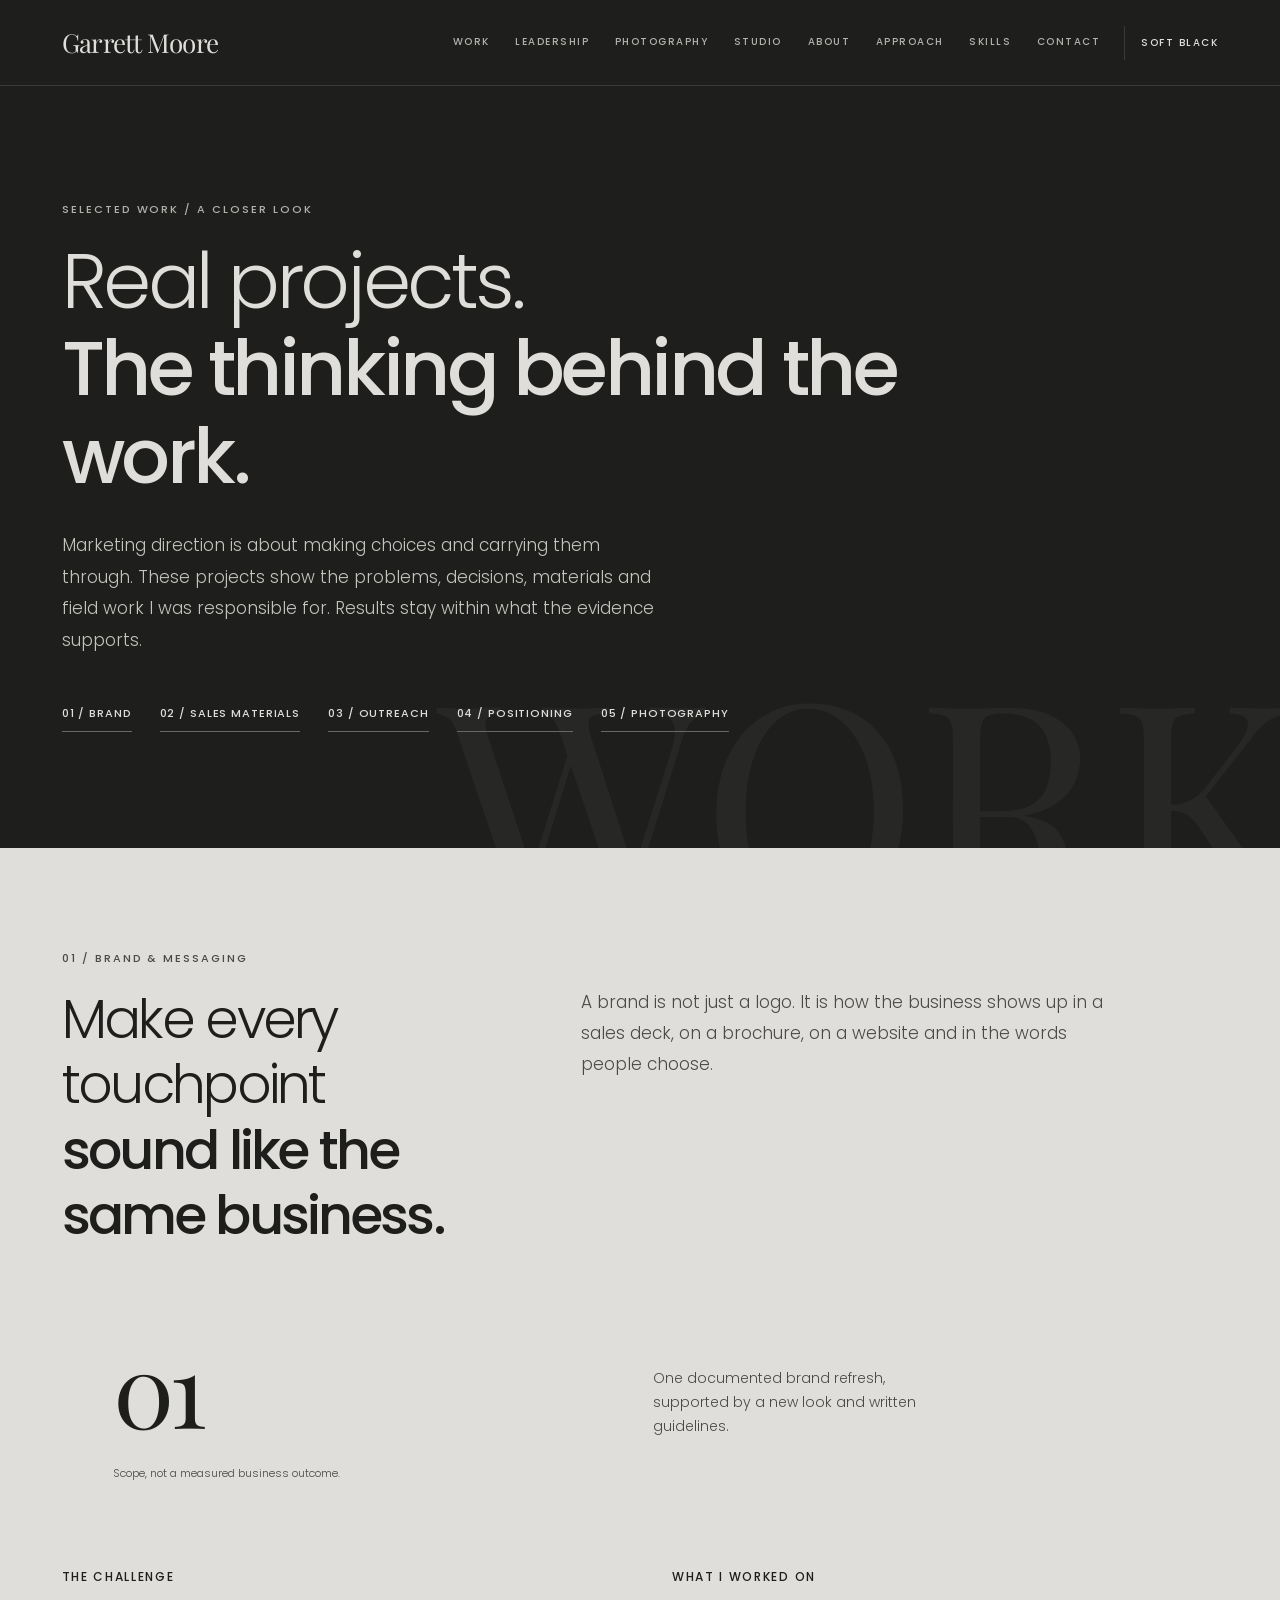
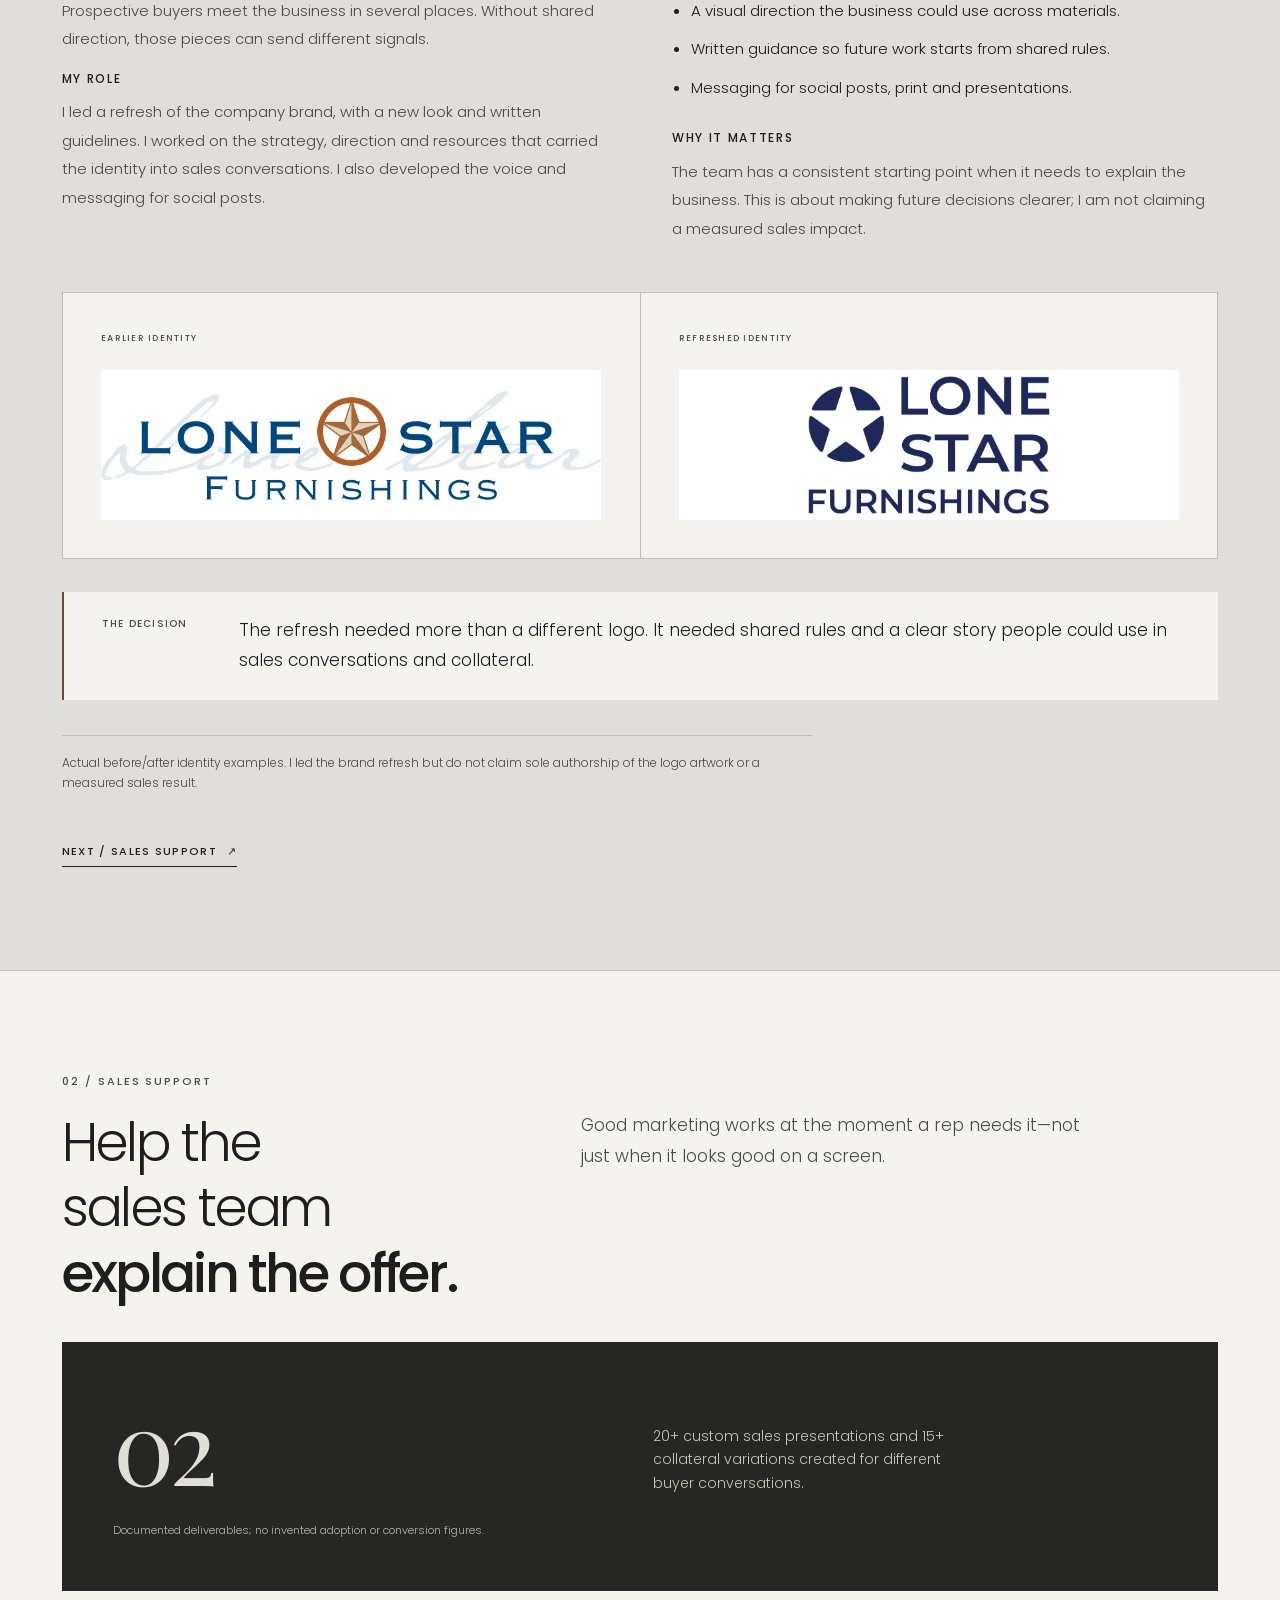
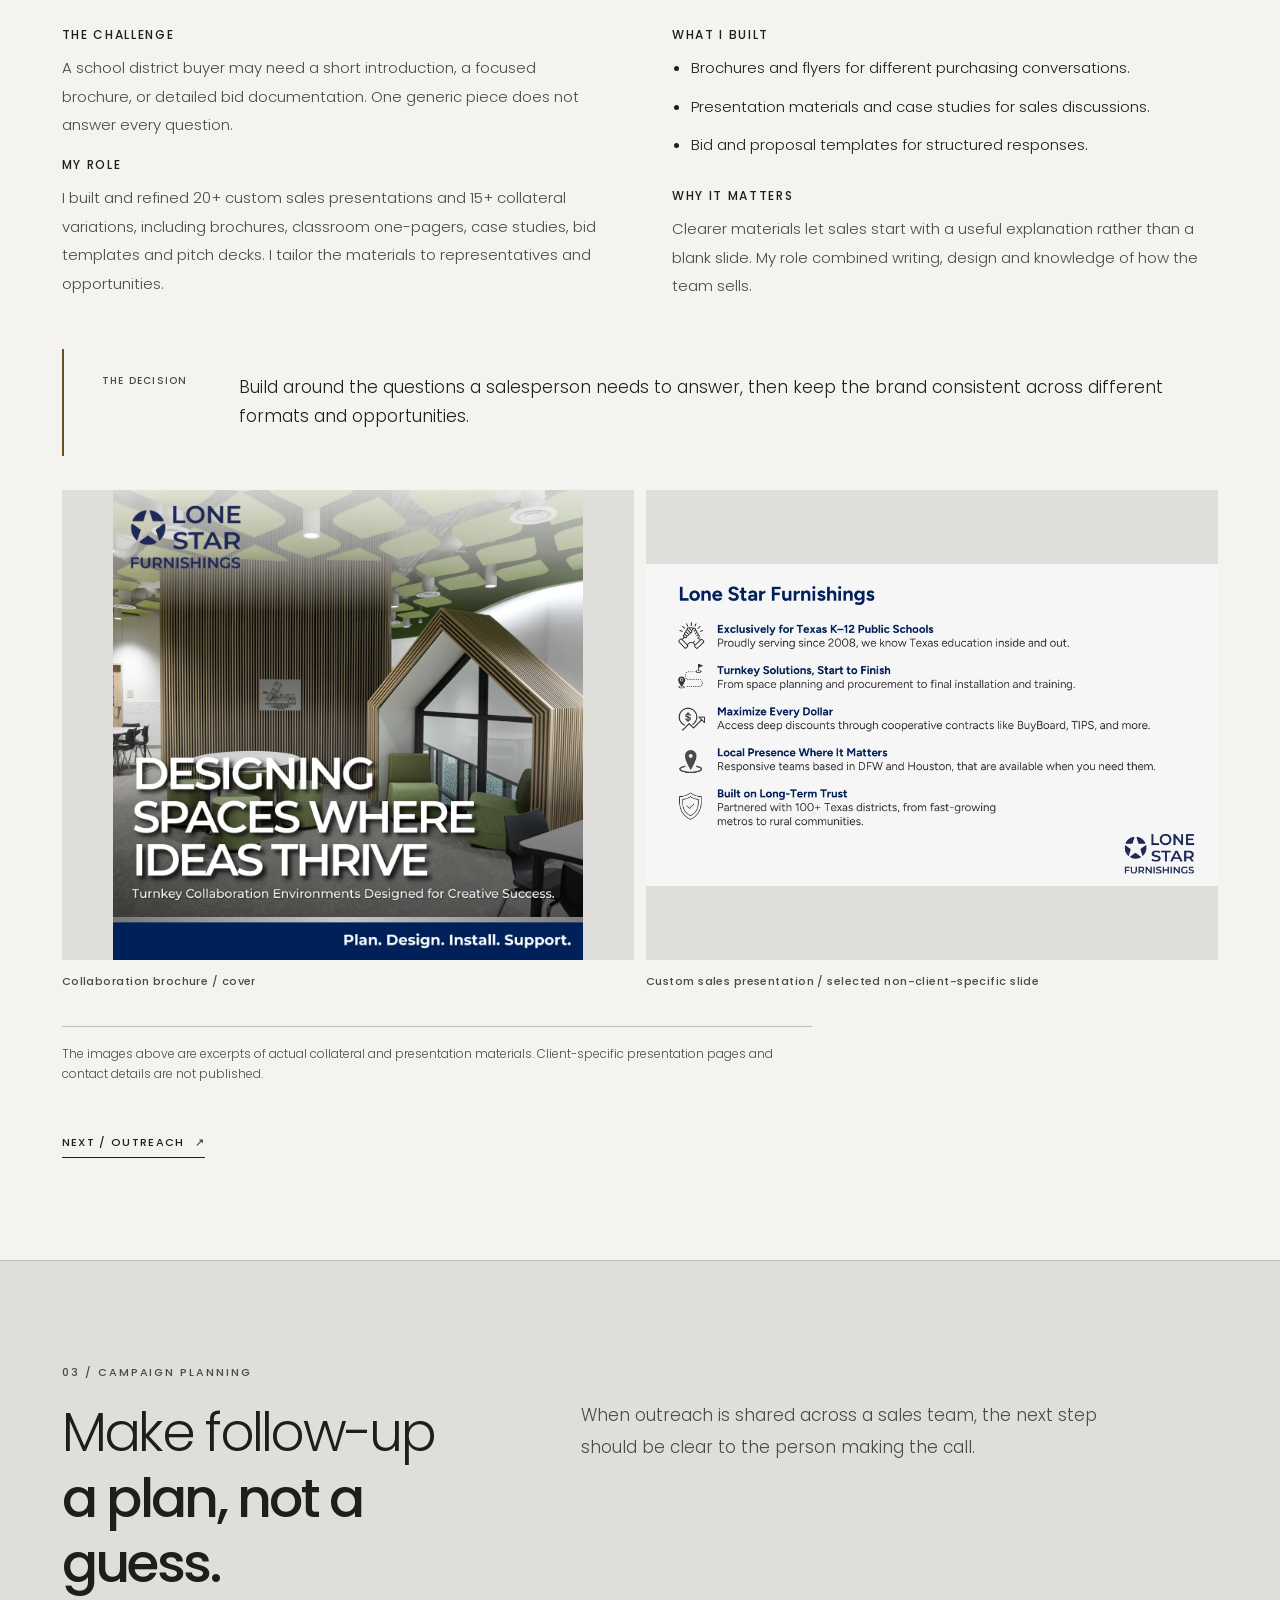
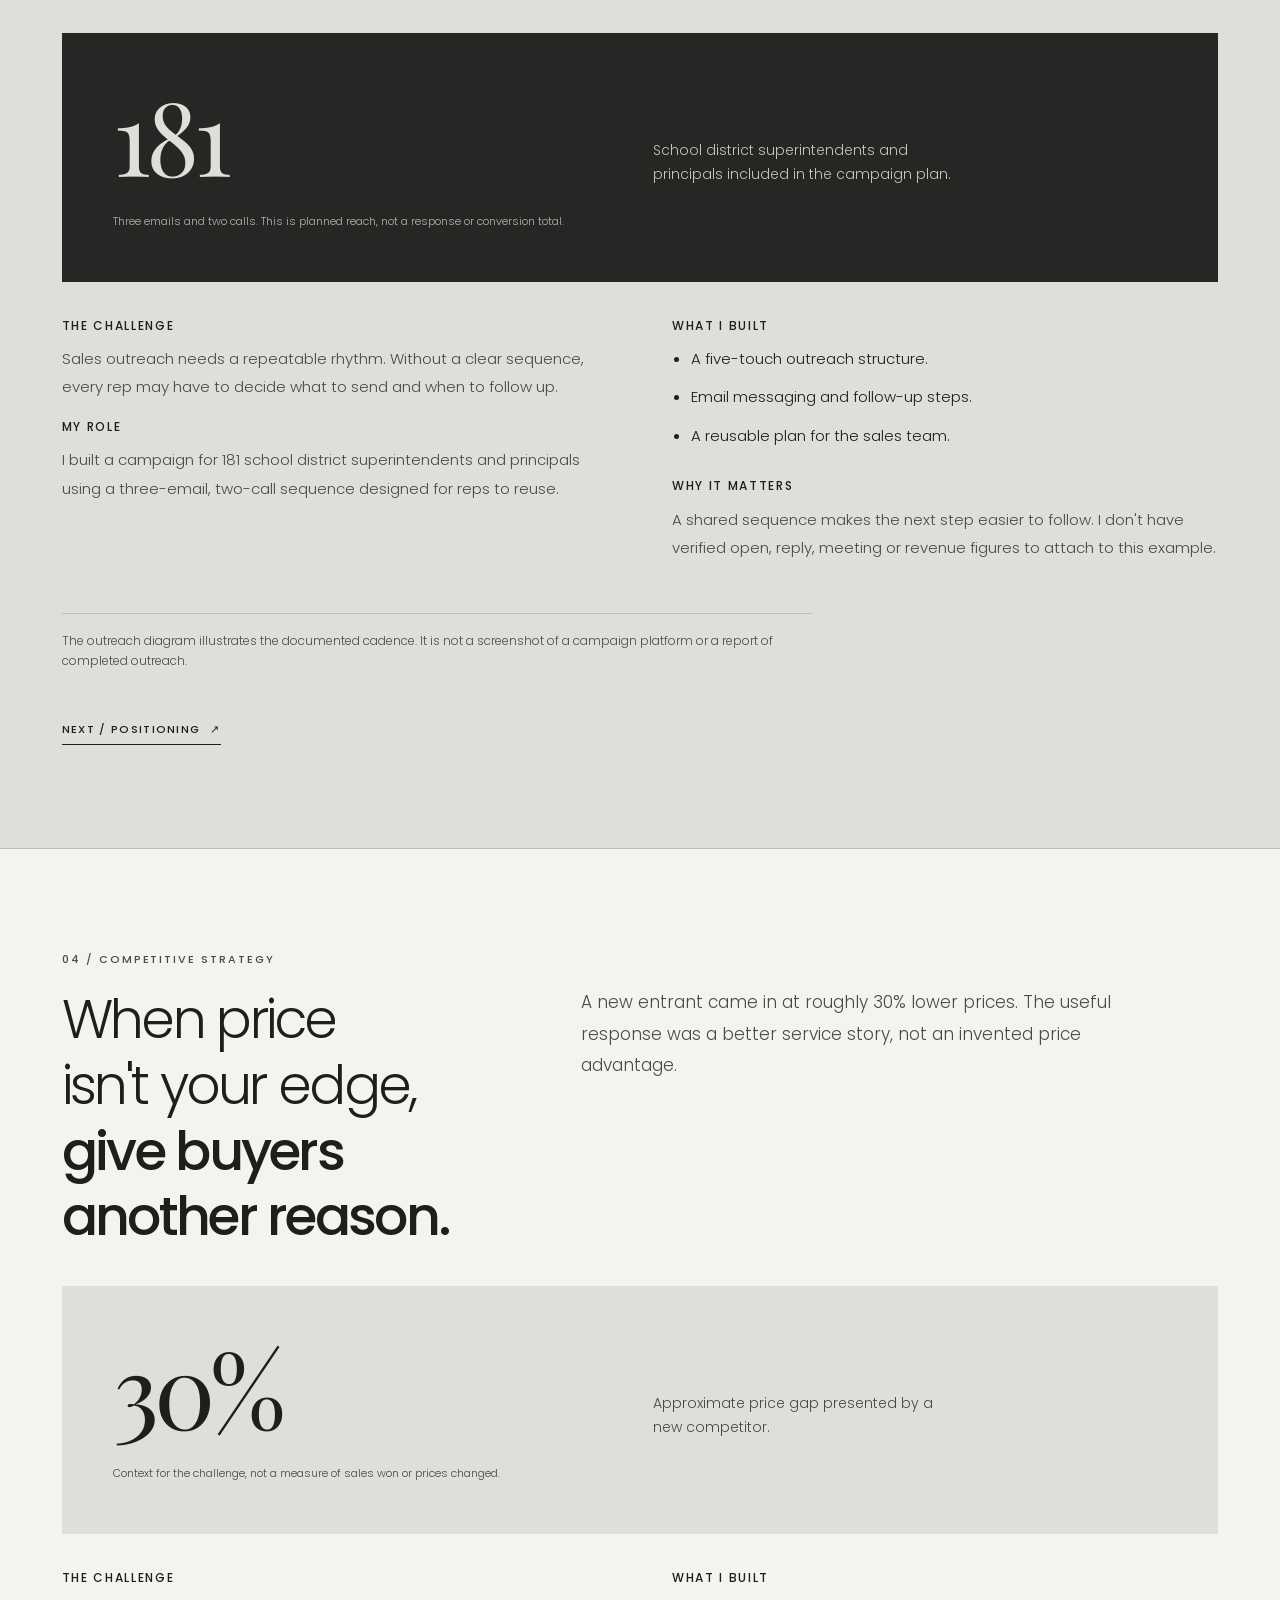
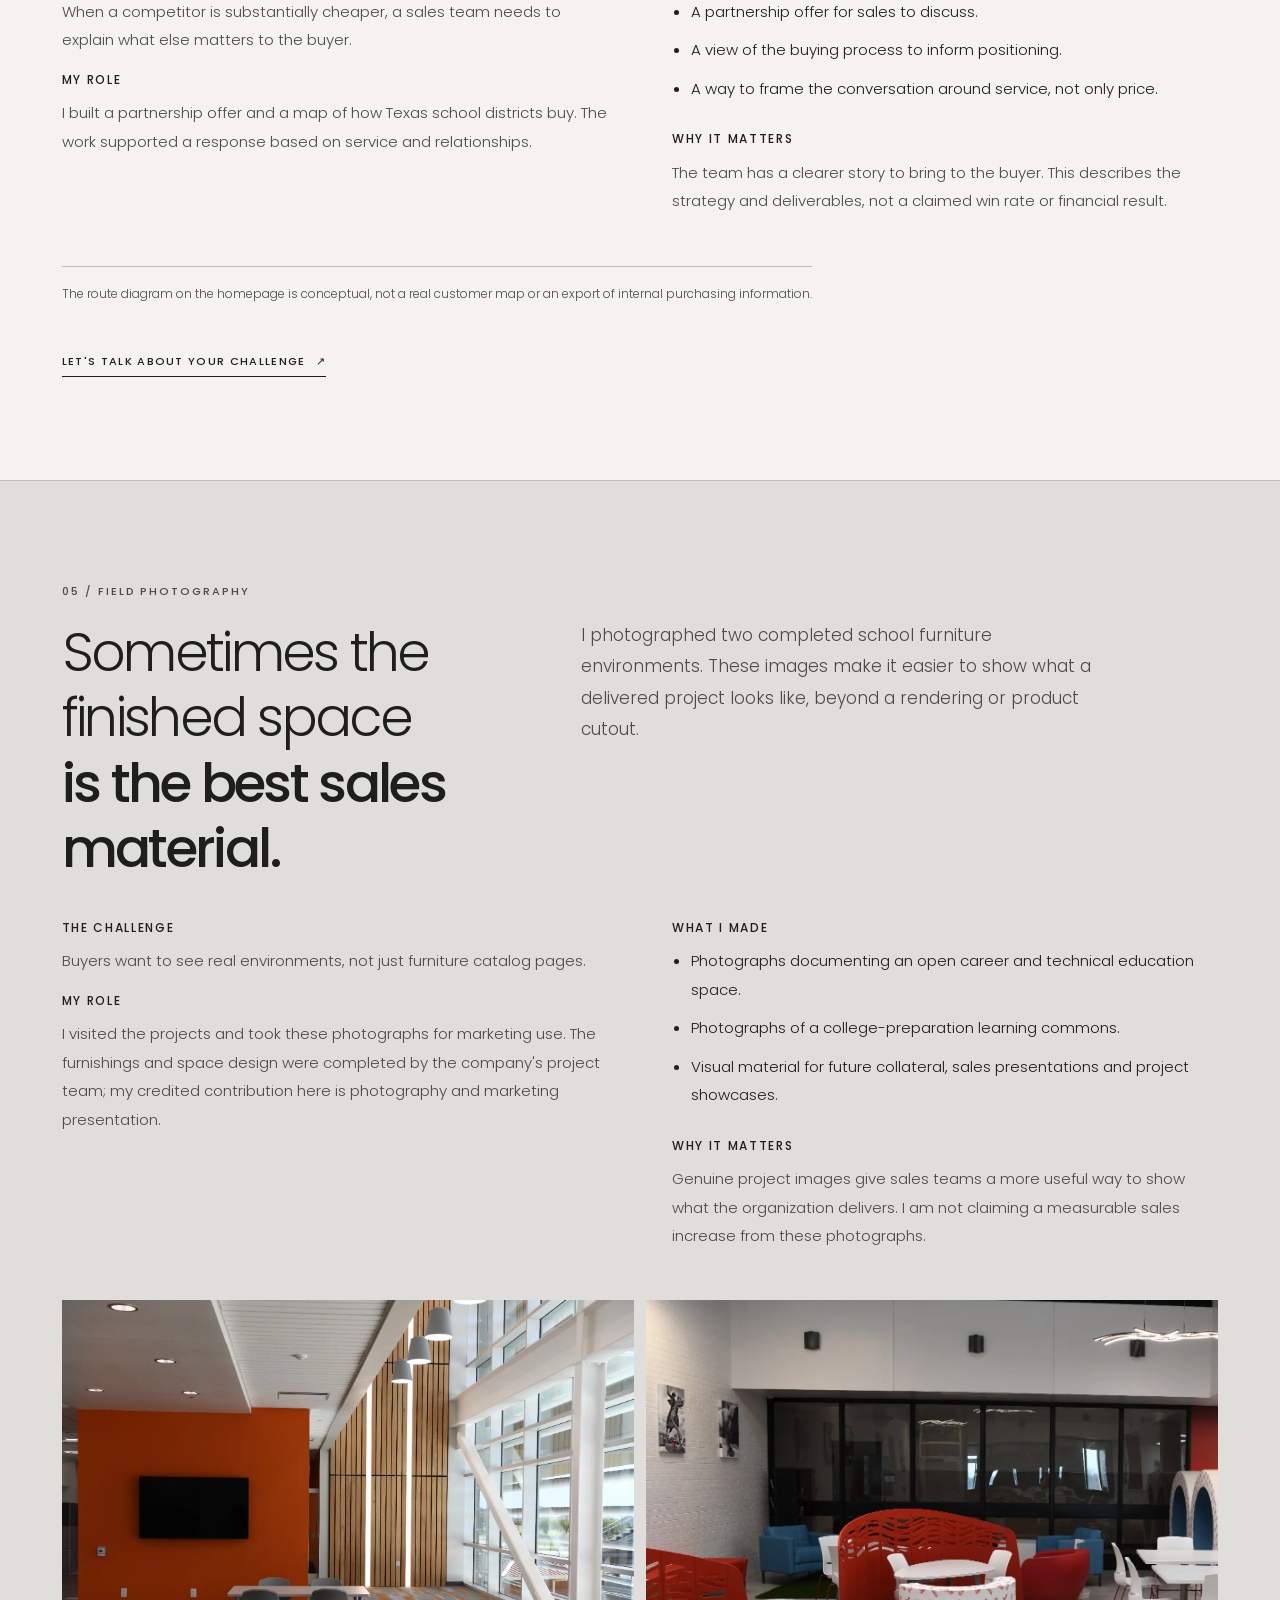
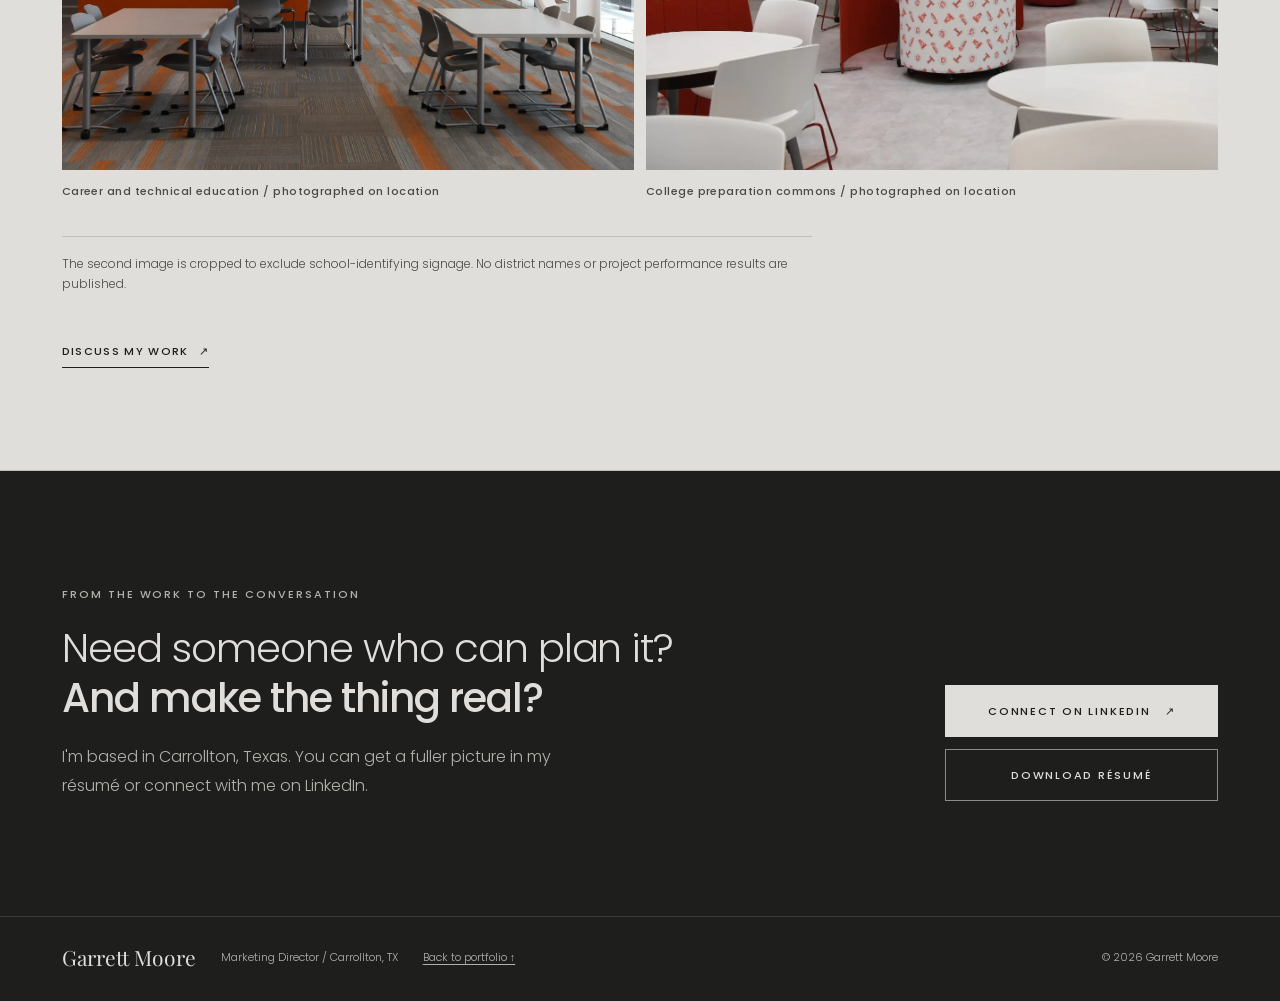
<file: work.html>
<!doctype html>
<html lang="en" data-theme="light">
<head>
  <meta charset="utf-8">
  <meta name="viewport" content="width=device-width,initial-scale=1">
  <meta name="color-scheme" content="light dark">
  <meta name="theme-color" content="#1e1e1d">
  <title>Selected Work | Garrett Moore — Director of Marketing</title>
  <meta name="description" content="Five detailed examples of Garrett Moore's work in brand systems, sales materials, outreach and competitive positioning. Real scope, clear roles, no invented performance claims.">
  <link rel="canonical" href="https://garrettjmoore57.github.io/Portfolio/work.html">
  <meta property="og:type" content="website">
  <meta property="og:title" content="Selected Work | Garrett Moore">
  <meta property="og:description" content="The decisions, materials and thinking behind four marketing projects.">
  <meta property="og:url" content="https://garrettjmoore57.github.io/Portfolio/work.html">
  <meta property="og:image" content="https://garrettjmoore57.github.io/Portfolio/assets/social-card.png">
  <meta name="twitter:card" content="summary_large_image">
  <link rel="icon" type="image/svg+xml" href="assets/favicon.svg">
  <link rel="preconnect" href="https://fonts.googleapis.com">
  <link rel="preconnect" href="https://fonts.gstatic.com" crossorigin>
  <link href="https://fonts.googleapis.com/css2?family=Playfair+Display:wght@400&amp;family=Poppins:wght@300;400;500&amp;display=swap" rel="stylesheet">
  <link rel="stylesheet" href="styles.css">
  <link rel="stylesheet" href="studio.css">
  <link rel="stylesheet" href="real-work.css">
  <link rel="stylesheet" href="director.css">
  <script src="main.js" defer></script>
  <script src="studio.js" defer></script>
</head>
<body class="work-page">
  <a class="skip-link" href="#main">Skip to main content</a>
  <!-- HEADER: keep links relative so the site works on GitHub Pages. -->
  <header class="site-header dark-surface" id="top">
    <div class="container header-inner">
      <a class="wordmark" href="./" aria-label="Garrett Moore, return to home">Garrett <span>Moore</span></a>
      <nav class="site-nav" aria-label="Main navigation">
        <a href="./#work">Work</a>
        <a href="./#leadership">Leadership</a>
        <a href="./#photography">Photography</a>
        <a href="./#studio">Studio</a>
        <a href="./#about">About</a>
        <a href="./#approach">Approach</a>
        <a href="./#skills">Skills</a>
        <a href="./#contact">Contact</a>
      </nav>
      <button class="theme-toggle" id="theme-toggle" type="button" aria-pressed="false" aria-label="Switch to Soft Black theme">Soft Black</button>
    </div>
  </header>
  <main id="main">
    <div class="reading-progress" aria-hidden="true"><span id="reading-progress-bar"></span></div>
    <!-- INTRO: what the reader will find and what evidence is not claimed. -->
    <section class="work-hero">
      <div class="container">
        <p class="eyebrow">Selected work / A closer look</p>
        <h1>Real projects.<br><strong>The thinking behind the work.</strong></h1>
        <p>Marketing direction is about making choices and carrying them through. These projects show the problems, decisions, materials and field work I was responsible for. Results stay within what the evidence supports.</p>
        <nav class="work-index" aria-label="Jump to a case study">
          <a href="#brand-refresh">01 / Brand</a>
          <a href="#sales-enablement">02 / Sales materials</a>
          <a href="#outreach-program">03 / Outreach</a>
          <a href="#competitive-response">04 / Positioning</a>
          <a href="#project-photography">05 / Photography</a>
        </nav>
      </div>
    </section>
    <!-- CASE 01: exact qualified language from claims register. -->
    <article class="story" id="brand-refresh" aria-labelledby="story-brand-title">
      <div class="container">
        <p class="eyebrow">01 / Brand &amp; messaging</p>
        <div class="story-heading">
          <h2 id="story-brand-title">Make every touchpoint<br><strong>sound like the same business.</strong></h2>
          <p class="story-intro">A brand is not just a logo. It is how the business shows up in a sales deck, on a brochure, on a website and in the words people choose.</p>
        </div>
        <div class="story-proof"><span class="large">01</span><p>One documented brand refresh, supported by a new look and written guidelines.</p><small>Scope, not a measured business outcome.</small></div>
        <div class="story-body">
          <section><h3>The challenge</h3><p>Prospective buyers meet the business in several places. Without shared direction, those pieces can send different signals.</p><h3>My role</h3><p>I led a refresh of the company brand, with a new look and written guidelines. I worked on the strategy, direction and resources that carried the identity into sales conversations. I also developed the voice and messaging for social posts.</p></section>
          <section><h3>What I worked on</h3><ul><li>A visual direction the business could use across materials.</li><li>Written guidance so future work starts from shared rules.</li><li>Messaging for social posts, print and presentations.</li></ul><h3 style="margin-top:26px">Why it matters</h3><p>The team has a consistent starting point when it needs to explain the business. This is about making future decisions clearer; I am not claiming a measured sales impact.</p></section>
        </div>
        <div class="case-authentic-compare" aria-label="Actual employer brand identity before and after the refresh">
          <figure><span>EARLIER IDENTITY</span><img loading="lazy" src="assets/brand-old-hd.webp" width="1613" height="352" alt="Previous Lone Star Furnishings blue and orange logo"></figure>
          <figure><span>REFRESHED IDENTITY</span><img loading="lazy" src="assets/brand-new-hd.webp" width="1530" height="903" alt="Updated navy Lone Star Furnishings logo"></figure>
        </div>
        <div class="story-director-insight"><span>The decision</span><p>The refresh needed more than a different logo. It needed shared rules and a clear story people could use in sales conversations and collateral.</p></div>
        <p class="story-footnote">Actual before/after identity examples. I led the brand refresh but do not claim sole authorship of the logo artwork or a measured sales result.</p>
        <a class="story-next text-link" href="#sales-enablement">Next / Sales support <span aria-hidden="true">↗</span></a>
      </div>
    </article>
    <!-- CASE 02: sales enablement deliverables named in the resume. -->
    <article class="story" id="sales-enablement" aria-labelledby="story-sales-title">
      <div class="container">
        <p class="eyebrow">02 / Sales support</p>
        <div class="story-heading">
          <h2 id="story-sales-title">Help the sales team<br><strong>explain the offer.</strong></h2>
          <p class="story-intro">Good marketing works at the moment a rep needs it—not just when it looks good on a screen.</p>
        </div>
        <div class="story-proof"><span class="large">02</span><p>20+ custom sales presentations and 15+ collateral variations created for different buyer conversations.</p><small>Documented deliverables; no invented adoption or conversion figures.</small></div>
        <div class="story-body">
          <section><h3>The challenge</h3><p>A school district buyer may need a short introduction, a focused brochure, or detailed bid documentation. One generic piece does not answer every question.</p><h3>My role</h3><p>I built and refined 20+ custom sales presentations and 15+ collateral variations, including brochures, classroom one-pagers, case studies, bid templates and pitch decks. I tailor the materials to representatives and opportunities.</p></section>
          <section><h3>What I built</h3><ul><li>Brochures and flyers for different purchasing conversations.</li><li>Presentation materials and case studies for sales discussions.</li><li>Bid and proposal templates for structured responses.</li></ul><h3 style="margin-top:26px">Why it matters</h3><p>Clearer materials let sales start with a useful explanation rather than a blank slide. My role combined writing, design and knowledge of how the team sells.</p></section>
        </div>
        <div class="story-director-insight"><span>The decision</span><p>Build around the questions a salesperson needs to answer, then keep the brand consistent across different formats and opportunities.</p></div>
        <div class="case-real-docs"><figure><a class="asset-view" href="assets/collateral-cover-hd.webp" target="_blank" rel="noopener noreferrer" aria-label="Open full-resolution work sample in a new tab"><img loading="lazy" src="assets/collateral-cover-hd.webp" width="1224" height="1224" alt="Real collaboration brochure cover with school project photography"></a><figcaption>Collaboration brochure / cover</figcaption></figure><figure><a class="asset-view" href="assets/sales-deck-excerpt-hd.webp" target="_blank" rel="noopener noreferrer" aria-label="Open full-resolution work sample in a new tab"><img loading="lazy" src="assets/sales-deck-excerpt-hd.webp" width="2000" height="1125" alt="Real sales presentation excerpt describing service categories and the company's offering"></a><figcaption>Custom sales presentation / selected non-client-specific slide</figcaption></figure></div>
        <p class="story-footnote">The images above are excerpts of actual collateral and presentation materials. Client-specific presentation pages and contact details are not published.</p>
        <a class="story-next text-link" href="#outreach-program">Next / Outreach <span aria-hidden="true">↗</span></a>
      </div>
    </article>
    <!-- CASE 03: exactly 181 decision makers, three email and two calls; no response-rate claims. -->
    <article class="story" id="outreach-program" aria-labelledby="story-outreach-title">
      <div class="container">
        <p class="eyebrow">03 / Campaign planning</p>
        <div class="story-heading">
          <h2 id="story-outreach-title">Make follow-up<br><strong>a plan, not a guess.</strong></h2>
          <p class="story-intro">When outreach is shared across a sales team, the next step should be clear to the person making the call.</p>
        </div>
        <div class="story-proof"><span class="large">181</span><p>School district superintendents and principals included in the campaign plan.</p><small>Three emails and two calls. This is planned reach, not a response or conversion total.</small></div>
        <div class="story-body">
          <section><h3>The challenge</h3><p>Sales outreach needs a repeatable rhythm. Without a clear sequence, every rep may have to decide what to send and when to follow up.</p><h3>My role</h3><p>I built a campaign for 181 school district superintendents and principals using a three-email, two-call sequence designed for reps to reuse.</p></section>
          <section><h3>What I built</h3><ul><li>A five-touch outreach structure.</li><li>Email messaging and follow-up steps.</li><li>A reusable plan for the sales team.</li></ul><h3 style="margin-top:26px">Why it matters</h3><p>A shared sequence makes the next step easier to follow. I don't have verified open, reply, meeting or revenue figures to attach to this example.</p></section>
        </div>
        <p class="story-footnote">The outreach diagram illustrates the documented cadence. It is not a screenshot of a campaign platform or a report of completed outreach.</p>
        <a class="story-next text-link" href="#competitive-response">Next / Positioning <span aria-hidden="true">↗</span></a>
      </div>
    </article>
    <!-- CASE 04: 30% is the approximate competitor price difference, not an outcome. -->
    <article class="story" id="competitive-response" aria-labelledby="story-competition-title">
      <div class="container">
        <p class="eyebrow">04 / Competitive strategy</p>
        <div class="story-heading">
          <h2 id="story-competition-title">When price isn't your edge,<br><strong>give buyers another reason.</strong></h2>
          <p class="story-intro">A new entrant came in at roughly 30% lower prices. The useful response was a better service story, not an invented price advantage.</p>
        </div>
        <div class="story-proof"><span class="large">30%</span><p>Approximate price gap presented by a new competitor.</p><small>Context for the challenge, not a measure of sales won or prices changed.</small></div>
        <div class="story-body">
          <section><h3>The challenge</h3><p>When a competitor is substantially cheaper, a sales team needs to explain what else matters to the buyer.</p><h3>My role</h3><p>I built a partnership offer and a map of how Texas school districts buy. The work supported a response based on service and relationships.</p></section>
          <section><h3>What I built</h3><ul><li>A partnership offer for sales to discuss.</li><li>A view of the buying process to inform positioning.</li><li>A way to frame the conversation around service, not only price.</li></ul><h3 style="margin-top:26px">Why it matters</h3><p>The team has a clearer story to bring to the buyer. This describes the strategy and deliverables, not a claimed win rate or financial result.</p></section>
        </div>
        <p class="story-footnote">The route diagram on the homepage is conceptual, not a real customer map or an export of internal purchasing information.</p>
        <a class="story-next text-link" href="./#contact">Let's talk about your challenge <span aria-hidden="true">↗</span></a>
      </div>
    </article>
    <!-- AUTHENTIC FIELD PHOTOGRAPHY: Garrett's photographs, not his furniture design credit. -->
    <article class="story" id="project-photography" aria-labelledby="story-photo-title">
      <div class="container">
        <p class="eyebrow">05 / Field photography</p>
        <div class="story-heading"><h2 id="story-photo-title">Sometimes the finished space<br><strong>is the best sales material.</strong></h2><p class="story-intro">I photographed two completed school furniture environments. These images make it easier to show what a delivered project looks like, beyond a rendering or product cutout.</p></div>
        <div class="story-body"><section><h3>The challenge</h3><p>Buyers want to see real environments, not just furniture catalog pages.</p><h3>My role</h3><p>I visited the projects and took these photographs for marketing use. The furnishings and space design were completed by the company's project team; my credited contribution here is photography and marketing presentation.</p></section><section><h3>What I made</h3><ul><li>Photographs documenting an open career and technical education space.</li><li>Photographs of a college-preparation learning commons.</li><li>Visual material for future collateral, sales presentations and project showcases.</li></ul><h3 style="margin-top:26px">Why it matters</h3><p>Genuine project images give sales teams a more useful way to show what the organization delivers. I am not claiming a measurable sales increase from these photographs.</p></section></div>
        <div class="case-real-photos"><figure><a class="asset-view" href="assets/cte-space-hd.webp" target="_blank" rel="noopener noreferrer" aria-label="Open full-resolution work sample in a new tab"><img loading="lazy" src="assets/cte-space-hd.webp" width="2048" height="1365" alt="Open school CTE learning space with tables, high windows and orange wall"></a><figcaption>Career and technical education / photographed on location</figcaption></figure><figure><a class="asset-view" href="assets/college-prep-space-hd.webp" target="_blank" rel="noopener noreferrer" aria-label="Open full-resolution work sample in a new tab"><img loading="lazy" src="assets/college-prep-space-hd.webp" width="1280" height="1365" alt="College preparation learning commons with red seating, learning pods and white tables"></a><figcaption>College preparation commons / photographed on location</figcaption></figure></div>
        <p class="story-footnote">The second image is cropped to exclude school-identifying signage. No district names or project performance results are published.</p>
        <a class="story-next text-link" href="./#contact">Discuss my work <span aria-hidden="true">↗</span></a>
      </div>
    </article>

    <!-- OUTRO: links remain functional even if JavaScript is unavailable. -->
    <section class="section contact-section dark-surface" aria-labelledby="work-contact-title">
      <div class="container contact-layout">
        <div><p class="eyebrow eyebrow-on-dark">From the work to the conversation</p><h2 class="statement" id="work-contact-title">Need someone who can plan it?<br><strong>And make the thing real?</strong></h2><p>I'm based in Carrollton, Texas. You can get a fuller picture in my résumé or connect with me on LinkedIn.</p></div>
        <div class="contact-actions"><a class="button button-primary-on-dark" href="https://www.linkedin.com/in/garrettm-lsf" target="_blank" rel="noopener noreferrer">Connect on LinkedIn <span aria-hidden="true">↗</span></a><a class="button button-outline-dark" href="assets/Garrett_Moore_Resume.pdf" download>Download résumé</a></div>
      </div>
    </section>
  </main>
  <footer class="site-footer dark-surface"><div class="container footer-inner"><span class="footer-name">Garrett Moore</span><span>Marketing Director / Carrollton, TX</span><a href="./">Back to portfolio ↑</a><span>© <span id="year">2026</span> Garrett Moore</span></div></footer>
</body>
</html>
</file>
<file: styles.css>
/* G OS / DESIGN TOKENS: edit the two theme palettes here. */
:root {
  color-scheme: light;
  --ground: #e0deda;
  --paper: #f4f3f0;
  --band: #cdccc7;
  --ink: #1e1e1d;
  --muted: #4b4a46;
  --line: #bfbdb8;
  --strong-border: #7c7a75;
  --gold: #a98b5b;
  --gold-deep: #6b4f22;
  --focus: #6b4f22;
  --display: "Playfair Display", Georgia, serif;
  --sans: "Poppins", "Helvetica Neue", Arial, sans-serif;
  --space-1: 4px; --space-2: 8px; --space-3: 12px; --space-4: 16px;
  --space-5: 24px; --space-6: 32px; --space-7: 48px; --space-8: 64px;
  --space-9: 96px; --space-10: 128px;
}
html[data-theme="dark"] {
  color-scheme: dark;
  --ground: #1e1e1d; --paper: #262625; --band: #2f2f2d;
  --ink: #e0deda; --muted: #b3b1ac; --line: #3a3a38;
  --strong-border: #7a7873; --gold: #bfa06a;
  --gold-deep: #cdb07a; --focus: #cdb07a;
}
*, *::before, *::after { box-sizing: border-box; }
html { scroll-behavior: smooth; scroll-padding-top: 40px; }
body { margin: 0; background: var(--ground); color: var(--ink); font: 300 15px/1.7 var(--sans); -webkit-font-smoothing: antialiased; }
a { color: inherit; }
a:focus-visible, button:focus-visible { outline: 2px solid var(--focus); outline-offset: 3px; }
button { cursor: pointer; }
strong { font-weight: 500; }
h1, h2, h3, p { margin-top: 0; }
img, svg { max-width: 100%; }
[hidden] { display: none !important; }
::selection { background: #bfa06a; color: #1e1e1d; }
.container { width: min(100%, 1328px); max-width: 1328px; padding-inline: clamp(24px, 4.82vw, 64px); margin-inline: auto; }
.section { padding-block: clamp(64px, 9vw, 128px); }
.eyebrow { margin: 0 0 20px; font-size: 11px; font-weight: 500; line-height: 1.5; letter-spacing: .18em; text-transform: uppercase; color: var(--muted); }
.eyebrow-on-dark { color: #b3b1ac; }
.statement { margin: 0 0 28px; max-width: 850px; font-size: clamp(31px, 3.15vw, 43px); line-height: 1.25; letter-spacing: -.025em; font-weight: 300; }
.statement strong { font-weight: 500; }
.section-intro { max-width: 590px; font-size: 17px; line-height: 1.8; color: var(--muted); }
.section-heading { margin-bottom: 52px; }
.section-heading .section-intro { margin: 0; }
.dark-surface { background: #1e1e1d; color: #e0deda; }
.skip-link { position: fixed; z-index: 50; top: 8px; left: 8px; transform: translateY(-180%); padding: 10px 16px; background: #e0deda; color: #1e1e1d; font-weight: 500; }
.skip-link:focus { transform: none; }
.button { min-height: 52px; padding: 15px 25px; display: inline-flex; gap: 14px; align-items: center; justify-content: center; border: 1px solid transparent; text-align: center; text-decoration: none; font: 500 11px/1.5 var(--sans); letter-spacing: .16em; text-transform: uppercase; transition: background-color .25s ease, color .25s ease, border-color .25s ease; }
.button-primary-on-dark { color: #1e1e1d; background: #e0deda; }
.button-primary-on-dark:hover { color: #f4f3f0; background: #6b4f22; }
.button-outline-dark { border-color: #8d8b85; color: #e0deda; background: transparent; }
.button-outline-dark:hover { border-color: #e0deda; background: #262625; }
.text-link { display: inline-flex; width: fit-content; gap: 10px; align-items: center; padding-block: 7px; border-bottom: 1px solid var(--ink); color: var(--ink); font-size: 13px; font-weight: 500; text-decoration: none; }
.text-link:hover { border-color: var(--gold-deep); color: var(--gold-deep); }

/* HEADER: a lean wordmark, anchor navigation and optional theme switch. */
.site-header { position: relative; z-index: 5; }
.header-inner { display: flex; gap: 24px; align-items: center; min-height: 86px; border-bottom: 1px solid #3a3a38; }
.wordmark { flex-shrink: 0; font: 400 26px/1.3 var(--display); letter-spacing: -.025em; text-decoration: none; }
.wordmark span { white-space: nowrap; }
.site-nav { display: flex; gap: clamp(12px, 2vw, 28px); align-items: center; justify-content: flex-end; flex: 1; }
.site-nav a, .theme-toggle { color: #b3b1ac; font: 500 10px/1.4 var(--sans); text-decoration: none; text-transform: uppercase; letter-spacing: .15em; transition: color .25s ease; }
.site-nav a { padding-block: 12px; border-bottom: 1px solid transparent; }
.site-nav a:hover { color: #e0deda; border-bottom-color: #bfa06a; }
.theme-toggle { flex: 0 0 auto; background: none; padding: 10px 0 10px 16px; border: 0; border-left: 1px solid #3a3a38; color: #e0deda; }
.theme-toggle:hover { color: #cdb07a; }
.site-header a:focus-visible, .site-header button:focus-visible, .dark-surface a:focus-visible { outline-color: #cdb07a; }

/* HERO: asymmetric copy and a flat four-column tile mosaic. */
.hero-grid { display: grid; grid-template-columns: minmax(0, 1.25fr) minmax(300px, .85fr); gap: clamp(48px, 5vw, 76px); align-items: center; padding-block: clamp(80px, 9vw, 128px); }
.hero-copy { min-width: 0; }
.hero h1 { font-size: clamp(37px, 4.3vw, 58px); letter-spacing: -.04em; line-height: 1.19; font-weight: 300; margin: 0 0 32px; }
.hero h1 strong { display: inline-block; }
.hero-lead { max-width: 560px; margin-bottom: 34px; font-size: 17px; line-height: 1.85; color: #c5c3bd; }
.actions { display: flex; flex-wrap: wrap; gap: 12px; }
.hero-meta { margin: 40px 0 0; color: #b3b1ac; font-size: 12px; line-height: 1.7; }
.hero-meta span { padding-inline: 10px; color: #7a7873; }
.mosaic { display: grid; grid-template-columns: repeat(4, 1fr); grid-template-rows: repeat(2, 1fr); width: 100%; aspect-ratio: 2 / 1; }
.mosaic-tile { min-width: 0; min-height: 0; position: relative; overflow: hidden; }
.mosaic-glyph { background: #2e2e2c; }
.mosaic-glyph span { position: absolute; top: -57%; left: -15%; font: 400 clamp(150px, 22vw, 290px)/1 var(--display); color: #52524e; }
.mosaic-paper { background: #e0deda; color: #1e1e1d; display: flex; justify-content: center; align-items: center; }
.mosaic-wordmark { font: 400 clamp(20px, 3.1vw, 41px)/1 var(--display); letter-spacing: -.055em; }
.mosaic-ladder { display: grid; grid-template-rows: repeat(4, 1fr); }
.mosaic-ladder i:nth-child(1) { background: #2e2e2c; }.mosaic-ladder i:nth-child(2) { background: #3e3e3b; }.mosaic-ladder i:nth-child(3) { background: #52524e; }.mosaic-ladder i:nth-child(4) { background: #6b6a66; }
.mosaic-dark { display: flex; align-items: end; padding: 15px; background: #262625; color: #e0deda; }
.mosaic-dark span { font-size: clamp(10px, 1.25vw, 16px); line-height: 1.5; font-weight: 300; }
.mosaic-paper-quiet { background: #cdccc7; }
.mosaic-brass { background: #bfa06a; display: grid; place-items: center; }
.mosaic-rule { height: 1px; width: 55%; background: #1e1e1d; transform: rotate(-45deg); }
.mosaic-charcoal { background: #3a3a38; }
.mosaic-outline { display: flex; align-items: end; padding: 15px; border: 1px solid #52524e; color: #b3b1ac; }
.mosaic-small { font-size: 9px; line-height: 1.8; text-transform: uppercase; letter-spacing: .12em; }

/* PROOF: all numbers describe documented scope, not outcomes. */
.proof-strip { background: var(--paper); border-bottom: 1px solid var(--line); }
.proof-grid { display: grid; grid-template-columns: repeat(4, minmax(0, 1fr)); }
.proof-item { padding: 38px clamp(14px, 2vw, 32px); border-right: 1px solid var(--line); }
.proof-item:first-child { padding-left: 0; }.proof-item:last-child { border-right: 0; padding-right: 0; }
.proof-number { display: block; font: 400 clamp(36px, 4vw, 57px)/1.2 var(--display); letter-spacing: -.04em; }
.proof-item p { max-width: 200px; margin: 13px 0 0; color: var(--muted); font-size: 12px; line-height: 1.65; font-weight: 400; }

/* ABOUT: first-person story and image-free portrait treatment. */
.about-grid { display: grid; grid-template-columns: minmax(0, 1.3fr) minmax(275px, .7fr); gap: clamp(48px, 7vw, 112px); align-items: center; }
.section-copy { max-width: 630px; }
.section-copy p:not(.eyebrow) { font-size: 16px; line-height: 1.85; color: var(--muted); }
.section-copy .text-link { margin-top: 13px; }
.portrait-frame { min-height: 420px; aspect-ratio: 4/5; background: var(--paper); border: 1px solid var(--line); display: flex; flex-direction: column; justify-content: space-between; padding: 28px; overflow: hidden; }
.portrait-initials { align-self: center; margin-block: auto; font: 400 clamp(100px, 13vw, 190px)/1 var(--display); letter-spacing: -.09em; color: var(--ink); }
.portrait-caption { display: block; font-size: 10px; font-weight: 500; letter-spacing: .18em; text-transform: uppercase; color: var(--muted); }
.portrait-caption span { padding-inline: 6px; }
.portrait-frame img { width: 100%; height: 100%; min-height: 0; object-fit: cover; }

/* WORK: four editorial studies plus three short supporting examples. */
.band-section { background: var(--band); }
.case-grid { display: grid; grid-template-columns: repeat(2, minmax(0, 1fr)); gap: 16px; }
.case-card { display: flex; flex-direction: column; padding: clamp(26px, 3vw, 42px); min-width: 0; background: var(--paper); border: 1px solid var(--line); }
.case-top { display: flex; justify-content: space-between; align-items: baseline; gap: 12px; padding-bottom: 22px; border-bottom: 1px solid var(--line); }
.case-number { font: 400 32px/1 var(--display); }.case-category { color: var(--muted); font-size: 10px; font-weight: 500; letter-spacing: .14em; text-align: right; text-transform: uppercase; }
.case-card h3 { margin: 32px 0 24px; max-width: 400px; font-size: clamp(21px, 2vw, 27px); line-height: 1.4; letter-spacing: -.02em; font-weight: 500; }
.case-details { margin: 0; }
.case-details div { border-top: 1px solid var(--line); padding-block: 15px; }.case-details div:last-child { padding-bottom: 0; }
.case-details dt { margin-bottom: 5px; font-size: 10px; line-height: 1.5; font-weight: 500; letter-spacing: .16em; text-transform: uppercase; color: var(--muted); }
.case-details dd { margin: 0; font-size: 14px; line-height: 1.75; }
.more-work { display: grid; grid-template-columns: repeat(3, 1fr); gap: 26px; margin-top: 45px; }
.more-work > div { padding-top: 20px; border-top: 1px solid var(--ink); }
.more-work p { margin: 0; font-size: 14px; line-height: 1.8; }
.more-work .eyebrow { margin-bottom: 12px; }

/* BRAND: a CSS type and palette exercise, explicitly not a client asset. */
.specimen-grid { display: grid; grid-template-columns: minmax(0, .9fr) minmax(0, 1.1fr); align-items: center; gap: clamp(48px, 7vw, 112px); }
.specimen-copy p:not(.eyebrow) { max-width: 500px; font-size: 16px; line-height: 1.85; color: var(--muted); }
.before-after { display: grid; grid-template-columns: 1fr 1fr; margin-top: 32px; border-top: 1px solid var(--line); }
.before-after > div { padding-top: 18px; }.before-after > div + div { padding-left: 20px; border-left: 1px solid var(--line); }
.before-after span { color: var(--muted); font-size: 10px; font-weight: 500; letter-spacing: .17em; text-transform: uppercase; }
.before-after p { margin: 7px 0 0; font-size: 15px !important; font-weight: 500; color: var(--ink) !important; }
.specimen-board { border: 1px solid var(--line); background: var(--paper); }
.specimen-mark { padding: 35px; min-height: 200px; background: #1e1e1d; color: #e0deda; display: flex; justify-content: space-between; align-items: flex-start; }
.specimen-serif { font: 400 clamp(55px, 7.6vw, 105px)/1 var(--display); letter-spacing: -.045em; }
.specimen-kicker { margin-top: 6px; color: #b3b1ac; font-size: 10px; letter-spacing: .14em; text-transform: uppercase; }
.specimen-type { padding: 36px 35px 34px; }
.specimen-type p { font-size: clamp(23px, 2.6vw, 36px); line-height: 1.3; font-weight: 300; letter-spacing: -.025em; margin: 0 0 18px; }
.specimen-alphabet { font-size: 13px; color: var(--muted); letter-spacing: .08em; }
.specimen-colors { padding: 28px 35px 35px; border-top: 1px solid var(--line); }
.specimen-colors .eyebrow { margin: 0 0 16px; }
.swatches { display: grid; grid-template-columns: repeat(5, 1fr); height: 56px; }.swatches span:nth-child(1) { background: #1e1e1d; }.swatches span:nth-child(2) { background: #6b6a66; }.swatches span:nth-child(3) { background: #bfbdb8; }.swatches span:nth-child(4) { background: #e0deda; }.swatches span:nth-child(5) { background: #a98b5b; }
.specimen-footer { display: flex; flex-wrap: wrap; justify-content: space-between; gap: 12px; padding: 18px 35px; background: var(--band); color: var(--muted); font-size: 10px; letter-spacing: .1em; text-transform: uppercase; }

/* APPROACH: three concrete steps, no unverified performance claims. */
.dark-section { padding-block: clamp(64px, 9vw, 128px); background: #1e1e1d; color: #e0deda; }
.dark-section .statement { margin-bottom: 60px; }
.approach-grid { display: grid; grid-template-columns: repeat(3, 1fr); gap: 28px; }
.approach-grid article { padding-top: 24px; border-top: 1px solid #6b6a66; }
.step-number { display: block; margin-bottom: 48px; font: 400 38px/1 var(--display); color: #e0deda; }
.approach-grid h3 { margin-bottom: 14px; font-size: 21px; line-height: 1.4; font-weight: 500; }
.approach-grid p { margin: 0; color: #b3b1ac; font-size: 14px; line-height: 1.85; }

/* SKILLS: résumé groups with scannable dot lists. */
.skills-grid { display: grid; grid-template-columns: repeat(3, minmax(0, 1fr)); gap: 45px 48px; }
.skill-group { padding-top: 20px; border-top: 1px solid var(--ink); }
.skill-group h3 { margin: 0 0 18px; font-size: 18px; font-weight: 500; line-height: 1.45; }
.skill-group ul { margin: 0; padding: 0 0 0 14px; list-style: none; border-left: 1px solid var(--line); }
.skill-group li { position: relative; padding: 4px 0 4px 18px; font-size: 14px; line-height: 1.75; color: var(--muted); }
.skill-group li::before { content: "·"; position: absolute; left: 0; color: var(--ink); font-size: 18px; line-height: 1.35; }

/* EXPERIENCE: dated work followed by education and community. */
.experience-section { background: var(--paper); }
.experience-layout { display: grid; grid-template-columns: minmax(0, .85fr) minmax(0, 1.15fr); column-gap: clamp(48px, 7vw, 112px); }
.experience-heading { grid-column: 1; }
.timeline { grid-column: 2; border-top: 1px solid var(--ink); }
.timeline-entry { display: grid; grid-template-columns: 140px 1fr; gap: 24px; padding: 28px 0; border-bottom: 1px solid var(--line); }
.time { padding-top: 5px; color: var(--muted); font-size: 11px; line-height: 1.7; font-weight: 500; }
.timeline-entry h3 { margin: 0 0 5px; font-size: 17px; line-height: 1.5; font-weight: 500; }
.timeline-entry .organization { margin-bottom: 10px; font-size: 12px; font-weight: 500; color: var(--muted); }
.timeline-entry p:last-child { margin-bottom: 0; color: var(--muted); font-size: 14px; line-height: 1.8; }
.background-grid { grid-column: 1 / -1; display: grid; grid-template-columns: 1fr 1fr; gap: 48px; margin-top: 86px; }
.background-grid > div { padding-top: 25px; border-top: 1px solid var(--ink); }
.background-grid h3 { margin: 0 0 10px; font-size: 19px; font-weight: 500; }
.background-grid p:not(.eyebrow) { max-width: 510px; margin-bottom: 8px; color: var(--muted); font-size: 14px; line-height: 1.85; }

/* CONTACT + FOOTER: simple actions and no visible private address. */
.contact-layout { display: grid; grid-template-columns: 1.5fr .5fr; gap: 64px; align-items: end; }
.contact-layout .statement { margin-bottom: 18px; }
.contact-layout p:not(.eyebrow) { margin-bottom: 0; max-width: 510px; font-size: 16px; line-height: 1.85; color: #b3b1ac; }
.contact-actions { display: grid; justify-items: stretch; gap: 12px; }
.email-link { margin-top: 12px; padding: 8px 0; border-bottom: 1px solid #8d8b85; text-align: center; text-decoration: none; color: #e0deda; font-size: 12px; font-weight: 500; }
.email-link:hover { color: #cdb07a; border-color: #cdb07a; }
.site-footer { padding-bottom: 30px; }
.footer-inner { display: flex; flex-wrap: wrap; gap: 12px 25px; align-items: center; border-top: 1px solid #3a3a38; padding-top: 27px; }
.footer-name { font: 400 21px/1.3 var(--display); color: #e0deda; }
.footer-inner span:not(.footer-name), .footer-inner a { font-size: 11px; line-height: 1.7; color: #b3b1ac; }
.footer-inner a { text-decoration: underline; text-underline-offset: 3px; }.footer-inner a:hover { color: #e0deda; }
.footer-inner > :last-child { margin-left: auto; }

/* 404: uses the same typography and link treatment as the main site. */
.error-layout { min-height: 100vh; display: flex; align-items: center; }
.error-number { margin: 0; font: 400 clamp(100px, 22vw, 260px)/1 var(--display); letter-spacing: -.06em; }
.error-message { margin: 20px 0 35px; font-size: clamp(27px, 3.4vw, 44px); line-height: 1.35; font-weight: 300; }


/* PORTFOLIO V2 / EDITORIAL CASE WORK: pure CSS illustrations of documented work.
   These are explicitly explanatory compositions, never client collateral. */
.case-grid-editorial { gap: 22px; }
.case-grid-editorial .case-card { --card-pad: clamp(26px, 3vw, 42px); padding: var(--card-pad); }
.case-grid-editorial .case-card:first-child { grid-column: 1 / -1; display: grid; grid-template-columns: minmax(0,1.05fr) minmax(0,.95fr); gap: 0 46px; }
.case-grid-editorial .case-card:first-child .case-top { grid-column: 1 / -1; }
.case-grid-editorial .case-card:first-child .case-art { grid-column: 1; grid-row: 2 / 5; margin-inline: 0; margin-bottom: 14px; min-height: 365px; aspect-ratio: auto; }
.case-grid-editorial .case-card:first-child h3 { grid-column: 2; grid-row: 2; align-self: end; padding-top: 32px; margin: 0 0 12px; font-size: clamp(24px, 2.6vw, 38px); }
.case-grid-editorial .case-card:first-child .case-details { grid-column: 2; grid-row: 3; }
.case-grid-editorial .case-card:first-child .case-illustration-note { grid-column: 1; grid-row: 5; }
.case-grid-editorial .case-card:first-child .case-link { grid-column: 2; grid-row: 5; }
.case-art { position: relative; display: flex; flex-direction: column; justify-content: space-between; gap: 18px; min-width: 0; min-height: 260px; aspect-ratio: 1.45; overflow: hidden; margin: 25px calc(-1 * var(--card-pad)) 0; padding: clamp(22px,3vw,32px); background: #1e1e1d; color: #e0deda; }
.art-kicker,.art-footer { position: relative; z-index: 1; font: 500 10px/1.6 var(--sans); letter-spacing: .16em; text-transform: uppercase; color: #b3b1ac; }
.art-footer { margin-top: auto; }
.case-art-brand { background: #1e1e1d; }
.art-brand-lines { position: relative; z-index: 1; display: grid; margin: auto 0; font: 300 clamp(34px,4vw,63px)/1.13 var(--sans); letter-spacing: -.055em; }
.art-brand-lines strong { font-weight: 500; }
.art-brand-lines::before { content:""; width: 50px; border-top: 1px solid #bfa06a; margin-bottom: 20px; }
.art-brand-footer { display: flex; flex-wrap: wrap; gap: 15px; padding-top: 15px; border-top: 1px solid #4a4945; font: 500 9px/1.5 var(--sans); letter-spacing: .1em; text-transform: uppercase; color: #b3b1ac; }
.case-art-sales { background: #d0cec9; color: #1e1e1d; }
.case-art-sales .art-kicker,.case-art-sales .art-footer { color: #4b4a46; }
.art-docs { position: relative; display: flex; align-items: center; justify-content: center; gap: 0; flex: 1; min-height: 130px; }
.art-doc { width: 31%; min-width: 0; height: 160px; display: flex; flex-direction: column; gap: 12px; padding: 17px 12px; border: 1px solid #6b6a66; background: #f4f3f0; transform: translateX(9%); }
.art-doc + .art-doc { margin-left: -13px; }
.art-doc-two { height: 181px; background: #e0deda; transform: translateY(-9px); }
.art-doc-three { height: 152px; background: #262625; color: #e0deda; transform: translate(-9% , 14px); }
.art-doc i { display: block; width: 70%; height: 1px; background: currentColor; opacity: .3; }
.art-doc i:last-child { width: 46%; }
.art-doc b { font: 500 clamp(12px,1.7vw,20px)/1.2 var(--sans); letter-spacing: -.02em; overflow-wrap: anywhere; }
.case-art-outreach { background: #262625; }
.art-outreach-heading { display: flex; align-items: end; gap: 17px; margin-block: auto; }
.art-outreach-heading strong { font: 400 clamp(65px,10vw,114px)/.85 var(--display); letter-spacing: -.06em; }
.art-outreach-heading span { font-size: 12px; line-height: 1.6; color: #c5c3bd; }
.art-sequence { display: grid; grid-template-columns: repeat(5,minmax(0,1fr)); gap: 3px; margin-bottom: 14px; }
.art-sequence span { border-top: 1px solid #b3b1ac; padding-top: 10px; color: #e0deda; font: 500 clamp(8px,1vw,11px)/1.5 var(--sans); }
.art-sequence span::before { content:""; display: block; width: 6px; height: 6px; margin: -14px 0 10px; background: #bfa06a; }
.case-art-map { background: #e0deda; color: #1e1e1d; }
.case-art-map .art-kicker,.case-art-map .art-footer { color: #4b4a46; }
.art-map-title { margin: auto 0; font: 300 clamp(31px,4vw,53px)/1.15 var(--sans); letter-spacing: -.04em; }
.art-map-title strong { font-weight: 500; }
.art-route { display: grid; grid-template-columns: repeat(3,1fr); gap: 10px; align-items: start; border-top: 1px solid #6b6a66; margin: 9px 0 18px; }
.art-route span { position: relative; padding-top: 17px; font: 500 10px/1.5 var(--sans); }
.art-route span::before { content: ""; position: absolute; top: -4px; left: 0; width: 7px; height: 7px; background: #1e1e1d; }
.case-illustration-note { margin: 15px 0 0; color: var(--muted); font: 400 10px/1.55 var(--sans); }
.case-link { display: inline-flex; width: fit-content; gap: 12px; align-self: end; align-items: center; margin-top: 25px; padding: 10px 0 5px; border-bottom: 1px solid var(--ink); font: 500 11px/1.5 var(--sans); letter-spacing: .1em; text-transform: uppercase; text-decoration: none; }
.case-link:hover { color: var(--gold-deep); border-color: var(--gold-deep); }
.case-library-cta { display: flex; flex-wrap: wrap; gap: 18px; justify-content: space-between; align-items: center; padding: 27px 0; border-bottom: 1px solid var(--ink); }
.case-library-cta p { margin: 0; font-size: 15px; }
.case-library-cta a { flex: 0 0 auto; }
.case-grid-editorial .case-card { transition: border-color 250ms ease-out; }
.case-grid-editorial .case-card:focus-within { border-color: var(--gold-deep); }

/* CASE STUDY ARCHIVE: distinct navigable pages, no JS required. */
.work-page .site-header { position: relative; }
.work-hero { background: #1e1e1d; color: #e0deda; padding-block: clamp(76px,9vw,135px); }
.work-hero .eyebrow { color: #b3b1ac; }
.work-hero h1 { font: 300 clamp(42px,6vw,80px)/1.14 var(--sans); letter-spacing: -.045em; max-width: 900px; margin: 0 0 30px; }
.work-hero h1 strong { font-weight: 500; }
.work-hero p:not(.eyebrow) { max-width: 610px; font-size: 17px; line-height: 1.85; color: #c5c3bd; }
.work-index { display: flex; flex-wrap: wrap; gap: 10px 28px; margin-top: 40px; }
.work-index a { padding: 10px 0; border-bottom: 1px solid #686761; font: 500 11px/1.4 var(--sans); text-decoration: none; text-transform: uppercase; letter-spacing: .08em; }
.work-index a:hover { color: #cdb07a; border-color: #cdb07a; }
.story { padding-block: clamp(76px,9vw,128px); border-bottom: 1px solid var(--line); scroll-margin-top: 20px; }
.story:nth-child(even) { background: var(--paper); }
.story-heading { display: grid; grid-template-columns: minmax(0,.85fr) minmax(0,1.15fr); gap: 48px; align-items: start; margin-bottom: 45px; }
.story-heading h2 { font: 300 clamp(36px,4.2vw,57px)/1.22 var(--sans); letter-spacing: -.045em; margin: 0; }
.story-heading h2 strong { font-weight: 500; }
.story-intro { max-width: 530px; color: var(--muted); font-size: 17px; line-height: 1.85; }
.story-body { display: grid; grid-template-columns: minmax(0,1fr) minmax(0,1fr); gap: clamp(25px,5vw,75px); }
.story-body h3 { margin: 0 0 12px; font-size: 12px; font-weight: 500; letter-spacing: .14em; text-transform: uppercase; }
.story-body p,.story-body li { font-size: 15px; line-height: 1.9; }
.story-body p { color: var(--muted); }
.story-body ul { margin: 0; padding-left: 19px; }
.story-body li + li { margin-top: 10px; }
.story-proof { background: #262625; color: #e0deda; padding: clamp(25px,4vw,55px); display: grid; grid-template-columns: 1fr 1fr; gap: 25px; align-items: end; margin: 0 0 34px; }
.story-proof .large { font: 400 clamp(55px,8vw,116px)/1 var(--display); letter-spacing: -.05em; }
.story-proof p { max-width: 300px; margin: 0; color: #c5c3bd; font-size: 14px; }
.story-proof small { grid-column: 1 / -1; color: #b3b1ac; font-size: 11px; }
.story .story-footnote { max-width: 750px; margin-top: 35px; color: var(--muted); font-size: 12px; line-height: 1.7; border-top: 1px solid var(--line); padding-top: 17px; }
.story-next { display: inline-flex; margin-top: 30px; font: 500 11px/1.5 var(--sans); letter-spacing: .12em; text-transform: uppercase; }
@media (max-width: 830px) {
  .case-grid-editorial .case-card:first-child { display: flex; grid-column: 1 / -1; }
  .case-grid-editorial .case-card:first-child .case-art { aspect-ratio: 1.45; min-height: 270px; }
  .case-grid-editorial .case-card:first-child h3 { margin: 25px 0 15px; }
  .case-grid-editorial .case-card:first-child .case-link { align-self: flex-start; }
  .story-heading, .story-body { grid-template-columns: 1fr; gap: 20px; }
}
@media (max-width: 570px) {
  .case-grid-editorial .case-card:first-child .case-art { min-height: 240px; }
  .case-art { min-height: 230px; }
  .art-doc { height: 132px; }.art-doc-two { height: 148px; }.art-doc-three { height: 128px; }
  .art-brand-lines { font-size: clamp(37px,10vw,54px); }
  .story-proof { grid-template-columns: 1fr; gap: 12px; }
}
@media print {
  .case-art, .case-library-cta, .case-link, .work-index { display: none !important; }
  .case-grid-editorial .case-card:first-child { display: block; }
  .story { padding-block: 25px; }
  .story-heading, .story-body { display: block; }
  .story-proof { background: #fff !important; color: #111 !important; border: 1px solid #bbb; }
  .story-proof p,.story-proof small { color: #111 !important; }
}

/* Responsive: no collapsed navigation or JavaScript-only menu. */
@media (max-width: 1120px) {
  .header-inner { flex-wrap: wrap; row-gap: 0; padding-block: 16px; }
  .site-nav { order: 3; width: 100%; flex-basis: 100%; justify-content: flex-start; flex-wrap: wrap; gap: 8px 20px; }
  .theme-toggle { margin-left: auto; }
  .hero-grid { grid-template-columns: 1.2fr .8fr; }
  .mosaic { min-width: 0; }
}
@media (max-width: 830px) {
  .hero-grid, .about-grid, .specimen-grid, .experience-layout, .contact-layout { grid-template-columns: 1fr; }
  .hero-grid { gap: 55px; }
  .hero-copy { max-width: 670px; }
  .mosaic { max-width: 620px; }
  .about-grid { gap: 45px; }
  .portrait-frame { min-height: 0; width: min(100%, 440px); }
  .experience-heading, .timeline, .background-grid { grid-column: 1; }
  .experience-heading { margin-bottom: 35px; }
  .contact-layout { gap: 35px; }
  .contact-actions { justify-items: start; }
  .proof-grid, .case-grid, .skills-grid, .approach-grid { grid-template-columns: repeat(2, minmax(0, 1fr)); }
  .proof-item:nth-child(2) { border-right: 0; }.proof-item:nth-child(-n+2) { border-bottom: 1px solid var(--line); }
  .proof-item:nth-child(3) { padding-left: 0; }
  .more-work { grid-template-columns: 1fr 1fr; }
}
@media (max-width: 570px) {
  .container { padding-inline: 24px; }
  .header-inner { align-items: baseline; }
  .wordmark { font-size: 23px; }
  .theme-toggle { font-size: 10px; padding-left: 11px; }
  .site-nav { gap: 0 19px; }
  .site-nav a { font-size: 10px; padding-block: 10px; }
  .hero h1 { font-size: clamp(35px, 9vw, 48px); }
  .hero-grid { padding-top: 78px; }
  .mosaic-dark { padding: 8px; }
  .mosaic-glyph span { top: -25%; left: -15%; font-size: 38vw; }
  .mosaic-dark span { font-size: 9px; }
  .mosaic-outline { padding: 8px; }.mosaic-small { font-size: 8px; }
  .actions, .contact-actions { align-items: stretch; width: 100%; }
  .actions .button, .contact-actions .button { width: 100%; }
  .proof-grid, .case-grid, .skills-grid, .approach-grid, .more-work, .background-grid { grid-template-columns: 1fr; }
  .proof-item, .proof-item:first-child, .proof-item:nth-child(3), .proof-item:last-child { border: 0; border-bottom: 1px solid var(--line); padding: 25px 0; }
  .proof-item:last-child { border-bottom: 0; }
  .proof-number { font-size: 44px; }
  .proof-item p { max-width: none; margin-top: 4px; }
  .case-card { padding: 25px 24px; }
  .more-work { margin-top: 34px; gap: 28px; }
  .step-number { margin-bottom: 30px; }
  .approach-grid { gap: 40px; }
  .skills-grid { gap: 36px; }
  .timeline-entry { grid-template-columns: 1fr; gap: 8px; }
  .background-grid { margin-top: 65px; gap: 35px; }
  .footer-inner > :last-child { margin-left: 0; }
  .specimen-mark, .specimen-type { padding: 25px; }
  .specimen-colors { padding: 24px 25px; }
  .specimen-footer { padding: 15px 25px; }
}

/* Motion: quiet transitions only. Respect reduced-motion preferences. */
@media (prefers-reduced-motion: reduce) {
  html { scroll-behavior: auto; }
  *, *::before, *::after { animation: none !important; transition: none !important; }
}

/* Print: no ink-heavy fills, controls, decorations or broken link text. */
@media print {
  :root, html[data-theme="dark"] { color-scheme: light; --ground:#fff; --paper:#fff; --band:#fff; --ink:#111; --muted:#333; --line:#bbb; }
  @page { margin: 15mm; }
  html { scroll-behavior: auto; }
  body { background: #fff !important; color: #111 !important; font: 11pt/1.5 Arial, sans-serif; }
  .container { max-width: none; padding-inline: 0; }
  .section, .dark-section { padding-block: 25px; background: #fff !important; color: #111 !important; }
  .dark-surface, .band-section, .experience-section { background: #fff !important; color: #111 !important; }
  .hero-grid { padding-block: 30px; display: block; }
  .hero h1 { font-size: 32pt; }
  .hero-lead, .hero-meta, .contact-layout p, .approach-grid p, .eyebrow-on-dark { color: #333 !important; }
  .site-header, .site-footer, .mosaic, .portrait-frame, .specimen-board, .actions, .contact-actions, .text-link, .skip-link { display: none !important; }
  .proof-grid, .about-grid, .case-grid, .specimen-grid, .experience-layout, .contact-layout, .skills-grid { display: block; }
  .proof-item { display: inline-block; width: 23%; vertical-align: top; padding: 14px 12px 14px 0; border: 0; }
  .proof-number { font-size: 28pt; }
  .case-card { break-inside: avoid; padding: 15px 0; border: 0; border-bottom: 1px solid #bbb; }
  .case-card h3 { margin: 12px 0; }
  .more-work { display: block; }.more-work > div { margin: 20px 0; }
  .approach-grid, .background-grid { display: block; }
  .approach-grid article, .skill-group, .timeline-entry, .background-grid > div { break-inside: avoid; margin: 14px 0; }
  .timeline-entry { display: block; }
  .step-number { display: none; }
  .section-heading { margin-bottom: 20px; }
  .statement { font-size: 21pt; }
  a { color: #111 !important; }
}
</file>
<file: studio.css>
/* G OS / STUDIO EDITION
   Original editorial interactions. No images, libraries, web fonts or dependencies added here.
   The working-desk visual and console are portfolio studies, not claimed client deliverables. */

/* Roving gold line indicates reading position without blocking the interface. */
.reading-progress { position: fixed; top: 0; left: 0; right: 0; z-index: 80; height: 2px; pointer-events: none; }
.reading-progress span { display: block; height: 100%; width: 0; background: #bfa06a; }
html:has(.reading-progress) { scroll-padding-top: 25px; }
.hero-v3 { position: relative; isolation: isolate; overflow: hidden; }
.hero-v3::before { content:""; pointer-events:none; position:absolute; inset:0; background: repeating-linear-gradient(90deg, transparent 0, transparent calc(25% - 1px), rgba(224,222,218,.05) calc(25% - 1px), rgba(224,222,218,.05) 25%); mask-image:linear-gradient(to bottom,rgba(0,0,0,.8),transparent 90%); }
.hero-v3 .hero-grid { grid-template-columns: minmax(0,1.04fr) minmax(330px, .96fr); padding-block: clamp(100px,11vw,155px); gap: clamp(35px,5vw,85px); }
.hero-v3 .hero-copy { position:relative; z-index: 1; }
.hero-v3 .eyebrow { margin-bottom: 28px; }
.hero-v3 h1 { max-width: 850px; font-size: clamp(44px,5.4vw,76px); line-height:1.13; letter-spacing:-.057em; text-wrap:balance; margin-bottom: 35px; }
.hero-v3 h1 strong { font-weight:500; }
.hero-v3 .hero-lead { max-width: 500px; font-size: clamp(16px,1.6vw,19px); line-height:1.85; }
.hero-v3 .hero-meta { letter-spacing:.05em; }
.hero-v3 .hero-meta::before { content:""; display:block; margin-bottom:16px; height:1px; width: 75px; background:#8b744d; }
.hero-v3 .button { min-height: 55px; }

/* PHYSICAL TYPOGRAPHY OBJECT / paper-in-space, composed with CSS only. */
.folio-desk { --dx:0px; --dy:0px; position:relative; width:100%; aspect-ratio: 1 / 1.07; max-width:570px; justify-self:end; isolation:isolate; }
.desk-coordinate { position:absolute; z-index:6; font:500 9px/1.5 var(--sans); letter-spacing:.2em; color:#9a988f; }
.desk-coordinate-top { top:-17px; left:5%; }
.desk-coordinate-bottom { bottom:-17px; right:0; }
.desk-guides { position:absolute; inset: 8% 4% 6%; opacity:.35; background:linear-gradient(90deg,transparent calc(50% - .5px),#696762 calc(50% - .5px),#696762 50%,transparent 50%),linear-gradient(transparent calc(50% - .5px),#696762 calc(50% - .5px),#696762 50%,transparent 50%); border:1px solid #55534f; }
.desk-guides::before,.desk-guides::after { content:""; position:absolute; width:17px; height:17px; border:1px solid #a98b5b; }
.desk-guides::before { top:-9px; left:-9px; border-right:0; border-bottom:0; }.desk-guides::after { right:-9px; bottom:-9px; border-top:0; border-left:0; }
.desk-paper { position:absolute; display:flex; flex-direction:column; overflow:hidden; box-shadow:none; transition: transform 550ms cubic-bezier(.2,.65,.3,1),background-color 250ms ease; }
.desk-paper-back { top:12%; left:3%; width:76%; height:69%; padding:6% 5%; transform:rotate(-7deg); border:1px solid #74726d; background:#d0cec9; color:#1e1e1d; z-index:1; }
.desk-paper-back span { font-size:9px; font-weight:500; letter-spacing:.15em; }
.desk-paper-back b { margin:auto 0; font:300 clamp(22px,3vw,39px)/1.15 var(--sans); letter-spacing:-.045em; }
.desk-paper-back i { font:400 27px/1 var(--display); font-style:normal; align-self:flex-end; }
.desk-paper-mid { right:0; top:10%; width:60%; height:71%; z-index:2; padding:7% 7% 8%; background:#444440; color:#e0deda; transform:rotate(7deg); }
.desk-paper-kicker,.desk-paper-foot { font:500 8px/1.5 var(--sans); letter-spacing:.13em; }
.desk-paper-mid .desk-paper-line { height:1px; margin-top:19%; background:#908e87; display:block; width:100%; }
.desk-paper-mid .desk-paper-line.short { width:58%; }
.desk-paper-foot { margin-top:auto; opacity:.65; }
.desk-paper-front { left:18%; top:25%; width:66%; height:66%; z-index:3; background:#f4f3f0; color:#1e1e1d; padding:6%; transform:translate(var(--dx),var(--dy)) rotate(-1.3deg); }
.desk-front-label { font:500 8px/1.4 var(--sans); letter-spacing:.18em; white-space:nowrap; }
.desk-initials { align-self:center; margin:auto; font:400 clamp(125px,15vw,225px)/.95 var(--display); letter-spacing:-.15em; }
.desk-initials span { display:inline-block; transform:translateY(.07em); }
.desk-front-foot { display:flex; justify-content:space-between; gap:8px; padding-top:12px; border-top:1px solid #bfbdb8; font:500 8px/1.3 var(--sans); letter-spacing:.11em; }
.folio-desk:hover .desk-paper-back { transform:rotate(-10deg) translate(-9px,-10px); }
.folio-desk:hover .desk-paper-mid { transform:rotate(10deg) translate(9px,-7px); }
.folio-desk:hover .desk-paper-front { transform:translate(var(--dx),calc(var(--dy) - 9px)) rotate(0); }

/* The hierarchy of the homepage should feel like an editorial volume, not a dashboard. */
.proof-strip .proof-grid { border-top: 1px solid var(--line); }
.proof-strip .proof-number { letter-spacing: -.06em; font-size: clamp(43px,5vw,66px); }
#work .section-heading { display:grid; grid-template-columns:minmax(0,1.2fr) minmax(280px,.8fr); column-gap:60px; align-items:end; }
#work .section-heading .eyebrow { grid-column:1 / -1; }
#work .section-heading .section-intro { margin-bottom:4px; }
#work .statement { font-size:clamp(34px,4.3vw,59px); line-height:1.18; max-width:900px; }
#work .case-grid-editorial { gap:1px; background:var(--line); border:1px solid var(--line); }
#work .case-grid-editorial .case-card { border:0; }
#work .case-card:hover { border-color:transparent; }
#work .case-art { transition: filter 450ms ease; }
#work .case-card:hover .case-art { filter:brightness(1.075); }
#work .case-card h3 { letter-spacing:-.04em; }
#work .case-library-cta { border-top:0; }
#work .case-link span,#work .text-link span { display:inline-block; transition:transform .25s ease; }
#work .case-link:hover span,#work .text-link:hover span { transform:translate(3px,-3px); }

/* INTERACTIVE STUDIO / every panel has content and works without motion. */
.studio-section { --st-ink:#e0deda; position:relative; background:#1e1e1d; color:var(--st-ink); padding-block:clamp(80px,10vw,145px); }
.studio-section-heading { display:grid; grid-template-columns: minmax(0,1.3fr) minmax(250px,.55fr); gap:30px 70px; align-items:end; margin-bottom:50px; }
.studio-section-heading .statement { max-width:800px; font-size:clamp(34px,4.3vw,60px); line-height:1.18; letter-spacing:-.045em; }
.studio-section-heading > p { max-width:330px; margin-bottom:27px; color:#bdbab3; font-size:15px; line-height:1.8; }
.studio-section .eyebrow { color:#b3b1ac; }
.studio-console { display:grid; grid-template-columns:minmax(235px,.34fr) minmax(0,.66fr); min-height: 560px; border:1px solid #55534f; }
.studio-rail { display:flex; flex-direction:column; background:#262625; border-right:1px solid #55534f; }
.studio-choice { width:100%; min-height:91px; display:grid; grid-template-columns:35px 1fr 18px; gap:14px; align-items:center; text-align:left; padding:22px 25px; border:0; border-bottom:1px solid #52504c; background:none; color:#b3b1ac; transition:background-color .25s ease,color .25s ease; }
.studio-choice span { align-self:center; font:400 23px/1 var(--display); color:#aaa7a0; }
.studio-choice strong { font:500 clamp(13px,1.25vw,16px)/1.5 var(--sans); }
.studio-choice i { font-style:normal; transition:transform .25s ease; }
.studio-choice:hover,.studio-choice.is-active { background:#e0deda; color:#1e1e1d; }
.studio-choice:hover span,.studio-choice.is-active span { color:#1e1e1d; }
.studio-choice:hover i,.studio-choice.is-active i { transform:translate(3px,-3px); }
.studio-choice:focus-visible { outline:2px solid #cdb07a; outline-offset:-4px; position:relative; z-index:3; }
.studio-rail-bottom { margin-top:auto; padding:30px 25px; display:flex; justify-content:space-between; gap:10px; color:#a6a39d; font:500 9px/1.5 var(--sans); letter-spacing:.13em; }
.studio-screen { min-width:0; background:#e0deda; color:#1e1e1d; }
.studio-panel { min-height:100%; padding:clamp(22px,3vw,42px); }
.studio-screen-top { display:flex; justify-content:space-between; gap:12px; font:500 9px/1.5 var(--sans); letter-spacing:.14em; color:#4b4a46; padding-bottom:14px; border-bottom:1px solid #9e9b95; }
.studio-visual { position:relative; min-height:330px; display:flex; align-items:stretch; overflow:hidden; margin-top:27px; }
.studio-screen-detail { display:flex; justify-content:space-between; align-items:end; gap:25px; border-top:1px solid #a5a39e; padding-top:24px; }
.studio-screen-detail h3 { margin:0 0 8px; font:500 clamp(18px,2vw,25px)/1.3 var(--sans); letter-spacing:-.03em; }
.studio-screen-detail p { max-width:440px; margin:0; color:#4b4a46; font-size:13px; line-height:1.85; font-weight:400; }
.studio-screen-detail a { min-width:130px; flex:0 0 auto; padding-bottom:5px; border-bottom:1px solid #1e1e1d; text-decoration:none; font:500 9px/1.6 var(--sans); letter-spacing:.08em; text-transform:uppercase; color:#1e1e1d; }
.studio-screen-detail a:hover { color:#6b4f22; border-color:#6b4f22; }
.studio-disclosure { max-width:650px; margin:25px 0 0; color:#b3b1ac; font-size:11px; line-height:1.8; }
.studio-visual-brand { display:grid; grid-template-columns:minmax(0,1fr) 52px; background:#262625; color:#e0deda; }
.studio-system-display { display:flex; flex-direction:column; justify-content:space-between; padding:28px 33px; }
.studio-system-small,.studio-system-bottom { font:500 9px/1.5 var(--sans); letter-spacing:.13em; color:#b3b1ac; }
.studio-system-big { margin:auto 0; font:300 clamp(52px,7vw,91px)/.99 var(--sans); letter-spacing:-.07em; }
.studio-system-big strong { font-weight:500; }
.studio-system-swatches { display:grid; grid-template-rows:repeat(4,1fr); }
.studio-system-swatches i:nth-child(1){background:#f4f3f0}.studio-system-swatches i:nth-child(2){background:#a5a39e}.studio-system-swatches i:nth-child(3){background:#6b6a66}.studio-system-swatches i:nth-child(4){background:#a98b5b}
.studio-visual-sales { display:flex; align-items:center; justify-content:center; background:#cbc9c4; padding:25px 9px; }
.studio-visual-sales > div { position:relative; display:flex; flex-direction:column; gap:16px; padding:22px; width:31%; min-height:230px; background:#f4f3f0; border:1px solid #bfbdb8; }
.studio-visual-sales .studio-sales-two { min-height:280px; transform:translateY(-10px) rotate(2deg); background:#1e1e1d; color:#e0deda; margin-inline:-13px; z-index:2; }
.studio-visual-sales .studio-sales-three { min-height:243px; transform:translateY(12px) rotate(-3deg); }
.studio-visual-sales small { font:500 8px/1.6 var(--sans); letter-spacing:.12em; }
.studio-visual-sales b { margin:30px 0 auto; font:300 clamp(18px,3vw,40px)/1.17 var(--sans); letter-spacing:-.045em; }
.studio-visual-sales i { display:block; height:1px; background:currentColor; opacity:.5; }
.studio-visual-sales i:last-child { width:60%; }
.studio-visual-digital { background:#353532; align-items:center; padding:30px clamp(19px,3.5vw,40px); }
.studio-browser { border:1px solid #a5a39e; background:#e0deda; color:#1e1e1d; width:100%; max-width:560px; margin:auto; }
.studio-browser-top { display:flex; gap:5px; align-items:center; padding:11px 14px; border-bottom:1px solid #bfbdb8; }
.studio-browser-top span { width:5px; height:5px; border:1px solid #6b6a66; }
.studio-browser-top b { margin-left:auto; font:500 8px/1.5 var(--sans); letter-spacing:.08em; }
.studio-browser-body { padding:27px; display:flex; flex-direction:column; min-height:230px; }
.studio-browser-body > span { font:500 9px/1.5 var(--sans); letter-spacing:.17em; }
.studio-browser-body > strong { font:300 clamp(35px,5vw,60px)/1.1 var(--sans); letter-spacing:-.05em; margin:14px 0 auto; }
.studio-browser-chips { display:flex; flex-wrap:wrap; gap:8px; margin-top:25px; }
.studio-browser-chips i { font:500 9px/1.4 var(--sans); font-style:normal; border:1px solid #87857f; padding:6px 10px; }
.studio-visual-events { background: #cdccc7; display:grid; grid-template-columns:minmax(0,1fr) minmax(120px,.3fr); gap:0; }
.studio-event-plan { position:relative; min-width:0; margin:23px; border:1px dashed #6b6a66; background-color:#e0deda; background-image:linear-gradient(to right,rgba(30,30,29,.08) 1px,transparent 1px),linear-gradient(to bottom,rgba(30,30,29,.08) 1px,transparent 1px); background-size:22px 22px; display:flex; flex-direction:column; justify-content:space-between; padding:18px; }
.studio-event-back { font:500 9px/1.6 var(--sans); letter-spacing:.12em; }
.studio-event-zone { width:70%; margin:auto; padding:26px; border:1px solid #1e1e1d; background:#262625; color:#e0deda; font:300 clamp(16px,2vw,26px)/1.5 var(--sans); }
.studio-event-zone strong { font-weight:500; }
.studio-event-track { display:flex; justify-content:space-between; flex-wrap:wrap; gap:10px; font:500 8px/1.5 var(--sans); letter-spacing:.07em; }
.studio-event-stat { background:#262625; color:#e0deda; display:flex; flex-direction:column; justify-content:center; align-items:center; text-align:center; gap:13px; }
.studio-event-stat b { font:400 clamp(48px,6vw,90px)/1 var(--display); letter-spacing:-.065em; }
.studio-event-stat b span { font:400 .48em/1 var(--display); vertical-align:top; }
.studio-event-stat small { font:500 9px/1.5 var(--sans); letter-spacing:.15em; color:#b3b1ac; }
.portrait-v3 { position:relative; background:#262625; color:#e0deda; }
.portrait-v3::before { content:""; position:absolute; inset:15px; border:1px solid #52524e; pointer-events:none; }
.portrait-v3 .portrait-initials { font-size:clamp(100px,13vw,210px); color:#e0deda; }
.portrait-index,.portrait-aside { position:relative; z-index:1; color:#b3b1ac; font:500 9px/1.6 var(--sans); letter-spacing:.16em; text-transform:uppercase; }
.portrait-index { padding-top:10px; }
.portrait-aside { align-self:end; }
.portrait-v3 .portrait-caption { color:#b3b1ac; }
.work-page .work-hero { position:relative; overflow:hidden; }
.work-page .work-hero::before { position:absolute; content:"WORK"; pointer-events:none; font:400 clamp(180px,23vw,400px)/1 var(--display); color:rgba(224,222,218,.045); right:-.07em; bottom:-.32em; }
.work-page .story { position:relative; }
.work-page .story-heading h2 { text-wrap:balance; }
.work-page .story:nth-child(3n) .story-proof { background:#e0deda; color:#1e1e1d; }
.work-page .story:nth-child(3n) .story-proof p,.work-page .story:nth-child(3n) .story-proof small { color:#4b4a46; }
.work-page .work-index { position:relative; }
@media (hover:hover) and (pointer:fine) {
  .desk-paper-front { will-change:transform; }
}
@media (max-width:1120px) {
  .hero-v3 .hero-grid { grid-template-columns: minmax(0,1fr) minmax(280px,.85fr); }
  .desk-initials { font-size:clamp(90px,14vw,180px); }
  .studio-section-heading { grid-template-columns:minmax(0,1fr) minmax(220px,.6fr); }
}
@media (max-width:830px) {
  .hero-v3 .hero-grid { grid-template-columns:1fr; padding-block:80px 100px; }
  .hero-v3 .hero-copy { max-width:760px; }
  .hero-v3 h1 { font-size:clamp(42px,8vw,70px); }
  .folio-desk { justify-self:center; width:min(100%,540px); aspect-ratio:1.2; }
  .desk-initials { font-size:clamp(115px,26vw,185px); }
  #work .section-heading { grid-template-columns:1fr; }
  .studio-console { grid-template-columns:1fr; }
  .studio-rail { border-right:0; border-bottom:1px solid #55534f; display:grid; grid-template-columns:repeat(2,minmax(0,1fr)); }
  .studio-choice { border-right:1px solid #52504c; min-height:75px; }
  .studio-rail-bottom { grid-column:1 / -1; padding:14px 25px; }
  .studio-section-heading { grid-template-columns:1fr; gap:0; }
  .studio-section-heading > p { max-width:620px; margin:0; }
}
@media (max-width:570px) {
  .hero-v3 h1 { font-size:clamp(39px,10.3vw,55px); }
  .hero-v3 .hero-grid { gap:50px; padding-top:72px; }
  .folio-desk { width:100%; aspect-ratio:1 / 1.05; }
  .desk-initials { font-size:clamp(98px,26vw,165px); }
  .desk-paper-mid,.desk-paper-front { padding:6%; }
  .desk-paper-back span { font-size:7px; }
  .desk-front-label,.desk-front-foot { font-size:6px; }
  .desk-paper-back b { font-size:clamp(19px,5vw,28px); }
  .studio-console { min-height:0; }
  .studio-choice { min-height:72px; grid-template-columns:22px 1fr; gap:8px; padding:15px 12px; }
  .studio-choice span { font-size:18px; }
  .studio-choice strong { font-size:12px; }
  .studio-choice i { display:none; }
  .studio-screen-top { flex-wrap:wrap; font-size:8px; }
  .studio-panel { padding:20px; }
  .studio-visual { min-height:250px; }
  .studio-visual-sales > div { min-height:185px; padding:12px; }
  .studio-visual-sales .studio-sales-two { min-height:205px; margin-inline:-8px; }
  .studio-visual-sales .studio-sales-three { min-height:190px; }
  .studio-visual-sales b { font-size:clamp(15px,4.2vw,23px); }
  .studio-visual-events { grid-template-columns:minmax(0,1fr) 100px; }
  .studio-event-plan { margin:10px; padding:9px; }
  .studio-event-zone { width:88%; padding:14px; }
  .studio-event-stat b { font-size:55px; }
  .studio-screen-detail { flex-direction:column; align-items:flex-start; }
  .studio-screen-detail a { align-self:flex-start; }
  .studio-system-big { font-size:clamp(43px,12vw,72px); }
  .studio-system-display { padding:20px; }
  .studio-system-swatches { width:35px; }
}
@media (prefers-reduced-motion:reduce) {
  .folio-desk .desk-paper,.studio-choice,.studio-choice i { transition:none!important; transform:none!important; }
  .folio-desk:hover .desk-paper { transform:none!important; }
  .reading-progress { display:none; }
  #work .case-art { transition:none; }
}
@media print {
  .reading-progress,.folio-desk,.studio-section,.desk-coordinate { display:none!important; }
  .hero-v3 .hero-grid { display:block; padding-block:24px; }
  .hero-v3::before,.work-page .work-hero::before { display:none; }
  .hero-v3 .hero-lead { color:#222!important; }
}
</file>
<file: real-work.css>
/* AUTHENTIC WORK EDITION
   A deliberate extension of G OS that puts real project material ahead of mockups.
   All images are optimized WebP; no front-end dependencies. */

/* 01 / Hero: one photo-based portrait, one real project detail. */
.hero-v3 .hero-grid { grid-template-columns:minmax(0,1.07fr) minmax(0,.93fr); gap:clamp(36px,5vw,76px); }
.hero-v3 h1 { max-width:780px; font-size:clamp(43px,5.2vw,74px); }
.real-hero-art { display:grid; grid-template-columns:minmax(0,.9fr) minmax(0,.64fr); grid-template-rows:minmax(0,1fr); gap:5px; align-items:end; height:min(610px,44vw); min-height:440px; position:relative; isolation:isolate; }
.real-hero-art figure { margin:0; min-width:0; height:100%; position:relative; overflow:hidden; background:#52524e; }
.real-hero-portrait img,.real-hero-photo img { display:block; height:100%; width:100%; object-fit:cover; }
.real-hero-portrait img { object-position:50% 32%; }
.real-hero-photo { align-self:start; height:79%!important; margin-top:7%!important; }
.real-hero-photo img { object-position:58% 50%; }
.real-hero-art figcaption { position:absolute; bottom:0; left:0; right:0; padding:16px; color:#e0deda; background:rgba(30,30,29,.87); font:500 9px/1.5 var(--sans); letter-spacing:.14em; }
.real-hero-mark { position:absolute; pointer-events:none; z-index:2; font:400 clamp(75px,10vw,165px)/1 var(--display); color:#f4f3f0; right:-.08em; bottom:0; letter-spacing:-.13em; mix-blend-mode:normal; opacity:.77; }
.hero-v3 .hero-meta { margin-top:34px; }

/* 02 / Sales enablement: real covers and decks treated as editorial objects. */
.sales-feature { background:var(--paper); padding-block:clamp(76px,10vw,140px); border-bottom:1px solid var(--line); }
.sales-feature-top { display:grid; grid-template-columns:minmax(0,1.4fr) minmax(230px,.6fr); align-items:end; gap:30px 65px; margin-bottom:52px; }
.sales-feature-top .statement { font-size:clamp(35px,4.5vw,61px); line-height:1.17; letter-spacing:-.045em; max-width:850px; margin-bottom:0; }
.sales-feature-top > p { margin:0; max-width:360px; font-size:16px; line-height:1.85; color:var(--muted); }
.sales-feature-gallery { display:grid; grid-template-columns:minmax(0,1.1fr) minmax(0,1fr) minmax(200px,.47fr); gap:1px; background:var(--line); border:1px solid var(--line); }
.sales-feature-gallery figure { display:flex; flex-direction:column; margin:0; padding:clamp(20px,2.5vw,35px); min-width:0; background:var(--ground); }
.sales-feature-gallery img { display:block; width:100%; object-fit:contain; background:#fff; }
.sales-feature-cover img { aspect-ratio:1 / 1; }
.sales-feature-deck img { aspect-ratio:1.25 / 1; }
.sales-feature-gallery figcaption { display:flex; flex-direction:column; gap:7px; padding-top:22px; }
.sales-feature-gallery figcaption span,.sales-feature-note span { color:var(--muted); font:500 9px/1.5 var(--sans); letter-spacing:.14em; }
.sales-feature-gallery figcaption strong { font-size:clamp(17px,1.6vw,23px); font-weight:500; letter-spacing:-.03em; }
.sales-feature-gallery figcaption small { font-size:12px; line-height:1.7; color:var(--muted); }
.sales-feature-note { background:#262625; color:#e0deda; padding:clamp(24px,2.8vw,40px); display:flex; flex-direction:column; justify-content:space-between; gap:55px; }
.sales-feature-note .sales-feature-rule { display:block; width:50px; height:1px; background:#bfa06a; }
.sales-feature-note p { margin:0; font:300 clamp(20px,2.2vw,29px)/1.42 var(--sans); letter-spacing:-.035em; }
.sales-feature-note a { color:#e0deda; border-bottom:1px solid #b3b1ac; font-size:10px; }
.sales-feature-note a:hover { color:#cdb07a; }
.case-art-real { padding:0!important; background:#e0deda!important; }
.case-art-real img { height:100%; width:100%; object-fit:cover; object-position:center top; display:block; }
.case-art-real .art-image-tag { position:absolute; left:0; bottom:0; padding:10px 15px; background:#1e1e1d; color:#e0deda; font:500 9px/1.5 var(--sans); letter-spacing:.1em; }
.skill-digital { order:90; }

/* 03 / Field stories: no client names, photographs credited to the photographer. */
.photo-story { padding-block:clamp(70px,9vw,130px); background:var(--paper); }
.photo-story-head { display:grid; grid-template-columns:minmax(0,1.15fr) minmax(250px,.65fr); align-items:end; column-gap:65px; margin-bottom:45px; }
.photo-story-head .eyebrow { grid-column:1/-1; }
.photo-story-head .statement { font-size:clamp(36px,4.5vw,62px); line-height:1.2; max-width:840px; margin:0; }
.photo-story-head > p:not(.eyebrow) { color:var(--muted); font-size:15px; line-height:1.9; margin:0; }
.photo-story-grid { display:grid; grid-template-columns:minmax(0,1.4fr) minmax(0,.6fr); gap:1px; background:var(--line); border:1px solid var(--line); }
.photo-story-grid figure { margin:0; display:flex; flex-direction:column; padding:20px; background:var(--ground); min-width:0; }
.photo-story-grid img { width:100%; display:block; object-fit:cover; }
.photo-story-grid .photo-main img { aspect-ratio:1.6; }
.photo-story-grid .photo-secondary img { aspect-ratio:.75; }
.photo-story-grid figcaption { padding:20px 3px 6px; display:flex; flex-direction:column; gap:8px; }
.photo-story-grid figcaption span { font:500 9px/1.5 var(--sans); letter-spacing:.16em; color:var(--muted); }
.photo-story-grid figcaption strong { font:500 clamp(18px,1.8vw,25px)/1.3 var(--sans); letter-spacing:-.025em; }
.photo-story-grid figcaption small { color:var(--muted); font:400 12px/1.75 var(--sans); }

/* 04 / Real brand evolution panel: identities displayed without inventing a sales result. */
.brand-evolution { background:var(--ground); }
.brand-evolution-head { display:grid; grid-template-columns:minmax(0,1.3fr) minmax(255px,.7fr); gap:30px 65px; align-items:end; margin-bottom:48px; }
.brand-evolution-head .statement { max-width:800px; font-size:clamp(34px,4.2vw,57px); }
.brand-evolution-head > p { margin:0 0 22px; font-size:15px; color:var(--muted); line-height:1.85; }
.brand-evolution-grid { display:grid; grid-template-columns:minmax(0,1fr) 64px minmax(0,1fr); gap:0; align-items:stretch; border-top:1px solid var(--line); border-bottom:1px solid var(--line); }
.brand-evolution-grid figure { margin:0; display:flex; flex-direction:column; align-items:start; justify-content:space-between; padding:clamp(24px,3vw,46px); min-height:310px; background:var(--paper); }
.brand-evolution-grid figure span { font:500 10px/1.5 var(--sans); letter-spacing:.14em; color:var(--muted); }
.brand-evolution-grid figure img { display:block; width:100%; max-height:160px; object-fit:contain; background:#fff; }
.brand-evolution-grid figcaption { font:400 12px/1.8 var(--sans); color:var(--muted); }
.brand-evolution-arrow { display:grid; place-items:center; font:300 37px/1 var(--sans); color:#e0deda; background:#262625; }
.brand-evolution-foot { display:flex; flex-wrap:wrap; justify-content:space-between; gap:10px 18px; padding:20px 0; border-bottom:1px solid var(--line); color:var(--muted); font:500 10px/1.5 var(--sans); letter-spacing:.12em; }
.brand-evolution-note { max-width:800px; margin:23px 0 0; color:var(--muted); font:400 12px/1.8 var(--sans); }

/* 05 / Studio now defaults to evidence first; digital remains a supporting discipline. */
.studio-visual-real { display:grid!important; grid-template-columns:minmax(0,1fr) minmax(0,1fr); gap:16px; padding:25px; background:#d5d2ca; align-items:center; }
.studio-visual-real img { width:100%; height:100%; max-height:285px; object-fit:contain; background:#f4f3f0; }
.studio-visual-real img:nth-child(2) { transform:rotate(-1.6deg); }
.portrait-photo { position:relative; min-height:450px; background:#262625; }
.portrait-photo img { position:absolute; inset:0; height:100%; width:100%; object-fit:cover; object-position:center 36%; }
.portrait-photo .portrait-index,.portrait-photo .portrait-caption { z-index:2; background:rgba(30,30,29,.84); color:#e0deda; padding:7px 10px; }
.portrait-photo .portrait-index { align-self:start; }.portrait-photo .portrait-caption { align-self:start; }

/* 06 / Deeper work archive showcases source files rather than just descriptions. */
.case-authentic-compare { display:grid; grid-template-columns:repeat(2,minmax(0,1fr)); gap:1px; background:var(--line); border:1px solid var(--line); margin-top:34px; }
.case-authentic-compare figure { margin:0; padding:clamp(20px,3vw,40px); min-width:0; background:var(--paper); display:flex; flex-direction:column; gap:25px; }
.case-authentic-compare img { width:100%; max-height:150px; aspect-ratio:3/1; object-fit:contain; background:#fff; }
.case-authentic-compare span { font:500 9px/1.5 var(--sans); letter-spacing:.14em; color:var(--muted); }
.case-real-docs,.case-real-photos { display:grid; grid-template-columns:repeat(2,minmax(0,1fr)); gap:12px; margin-top:34px; }
.case-real-docs figure,.case-real-photos figure { margin:0; min-width:0; display:flex; flex-direction:column; gap:12px; }
.case-real-docs img,.case-real-photos img { display:block; object-fit:cover; width:100%; max-height:470px; background:#fff; }
.case-real-docs img { aspect-ratio:1.25; object-fit:contain; }
.case-real-photos img { aspect-ratio:1.35; }
.case-real-docs figcaption,.case-real-photos figcaption { font:500 11px/1.7 var(--sans); letter-spacing:.04em; color:var(--muted); }

@media (max-width:1120px) {
 .hero-v3 .hero-grid { grid-template-columns:1fr; }
 .real-hero-art { max-width:780px; width:100%; height:560px; min-height:0; justify-self:center; }
 .real-hero-mark { right:0; }
 .sales-feature-gallery { grid-template-columns:repeat(2,minmax(0,1fr)); }
 .sales-feature-note { grid-column:1/-1; flex-direction:row; align-items:center; gap:24px; min-height:180px; }
 .sales-feature-note p { max-width:550px; }
}
@media (max-width:830px) {
 .sales-feature-top,.photo-story-head,.brand-evolution-head { grid-template-columns:1fr; gap:20px; }
 .sales-feature-top > p,.photo-story-head > p:not(.eyebrow),.brand-evolution-head > p { max-width:720px; }
 .real-hero-art { height:540px; }
 .photo-story-grid { grid-template-columns:1fr; }
 .photo-story-grid .photo-secondary img { aspect-ratio:1.4; }
}
@media (max-width:570px) {
 .real-hero-art { height:430px; }
 .real-hero-art .real-hero-mark { font-size:88px; }
 .real-hero-art figcaption { font-size:7px; padding:10px; }
 .real-hero-photo { height:78%!important; }
 .sales-feature-gallery { grid-template-columns:1fr; }
 .sales-feature-note { grid-column:auto; flex-direction:column; align-items:flex-start; gap:24px; }
 .brand-evolution-grid { grid-template-columns:1fr; }
 .brand-evolution-arrow { height:52px; transform:none; }
 .brand-evolution-grid figure { min-height:260px; }
 .studio-visual-real { padding:12px; gap:8px; }
 .studio-visual-real img { max-height:200px; }
 .case-authentic-compare,.case-real-docs,.case-real-photos { grid-template-columns:1fr; }
 .portrait-photo { min-height:420px; }
}
@media (prefers-reduced-motion:reduce) {
 .real-hero-art *, .sales-feature-gallery *, .photo-story-grid * { transition:none!important; }
}
@media print {
 .real-hero-art,.studio-visual-real,.sales-feature-gallery,.photo-story-grid { display:none!important; }
 .brand-evolution-grid { display:block; }
 .brand-evolution-grid figure { break-inside:avoid; }
}
</file>
<file: director.css>
/* DIRECTOR EDITION / 2026
   Editorial layout refinement: authentic imagery, clear leadership scope,
   precise image fitting, performance and accessibility. No visual framework. */

/* A stronger, quieter rhythm and better reading width. */
.hero-v3 .hero-grid { grid-template-columns:minmax(0,1.02fr) minmax(0,.98fr); align-items:center; gap:clamp(30px,3.8vw,65px); }
.hero-v3 h1 { max-width:800px; font-size:clamp(44px,4.8vw,69px); }
.hero-v3 .hero-lead { max-width:565px; color:#d1cfc8; font-size:clamp(16px,1.5vw,18px); }
.hero-v3 .hero-meta { font-size:11px; }
.hero-v3 .real-hero-art { width:100%; height:clamp(450px,41vw,610px); min-height:0; display:grid; grid-template-columns:55% 45%; grid-template-rows:1fr; gap:1px; overflow:hidden; background:#3a3a38; }
.hero-v3 .real-hero-art figure { height:100%!important; min-height:0; margin:0!important; overflow:hidden; }
.hero-v3 .real-hero-portrait img,.hero-v3 .real-hero-photo img { display:block; width:100%; height:100%; object-fit:cover; }
.hero-v3 .real-hero-portrait img { object-position:50% 38%; }
.hero-v3 .real-hero-photo img { object-position:52% 50%; }
.hero-v3 .real-hero-mark { right:15px; bottom:40px; color:#f4f3f0; font-size:clamp(76px,9vw,140px); opacity:.22; }
.hero-v3 .real-hero-art figcaption { font-size:8px; letter-spacing:.1em; padding:12px 14px; }
.proof-strip .proof-item { padding-block:30px; }
.proof-strip .proof-number { font-size:clamp(38px,3.6vw,56px); }
.proof-item p { max-width:245px; }

/* Director view. Proof-based scope is different from claiming organizational authority. */
.director-view { padding-block:clamp(77px,8vw,120px); background:var(--ground); border-bottom:1px solid var(--line); }
.director-view-head { display:grid; grid-template-columns:minmax(0,1.3fr) minmax(260px,.7fr); gap:12px clamp(25px,5vw,70px); align-items:end; margin-bottom:45px; }
.director-view-head .eyebrow { grid-column:1 / -1; }
.director-view-head .statement { font-size:clamp(36px,4.5vw,60px); line-height:1.16; letter-spacing:-.046em; max-width:850px; margin:0; }
.director-view-head > p:not(.eyebrow) { max-width:440px; margin:0 0 3px; color:var(--muted); font-size:15px; line-height:1.85; }
.director-pillars { display:grid; grid-template-columns:repeat(3,minmax(0,1fr)); gap:1px; background:var(--line); border:1px solid var(--line); }
.director-pillars article { display:flex; flex-direction:column; gap:17px; min-width:0; min-height:315px; padding:clamp(24px,3vw,40px); background:var(--paper); }
.director-pillars article:nth-child(2) { background:#262625; color:#e0deda; }
.director-pill-number,.director-proof-label { font:500 10px/1.55 var(--sans); letter-spacing:.13em; text-transform:uppercase; color:var(--muted); }
.director-pillars article:nth-child(2) .director-pill-number,.director-pillars article:nth-child(2) .director-proof-label { color:#b3b1ac; }
.director-pillars h3 { max-width:280px; font:500 clamp(23px,2.3vw,31px)/1.24 var(--sans); letter-spacing:-.04em; margin:20px 0 0; }
.director-pillars p { max-width:300px; color:var(--muted); font-size:14px; line-height:1.8; margin:0; }
.director-pillars article:nth-child(2) p { color:#c7c5be; }
.director-proof-label { margin-top:auto; border-top:1px solid var(--line); padding-top:17px; }
.director-pillars article:nth-child(2) .director-proof-label { border-color:#53514c; }

/* The main sales gallery should read like real artifacts, not white padded tiles. */
.sales-feature-gallery { grid-template-columns:minmax(0,.8fr) minmax(0,1.2fr); gap:1px; }
.sales-feature-gallery figure { padding:0; background:var(--paper); }
.sales-feature-gallery img { display:block; width:100%; height:auto; max-height:none; object-fit:cover; object-position:center; background:var(--paper); }
.sales-feature-cover img { aspect-ratio:1 / 1; }
.sales-feature-deck img { aspect-ratio:16 / 9; }
.sales-feature-gallery figcaption { padding:24px clamp(24px,3vw,34px) 30px; gap:8px; margin-top:0; border-top:1px solid var(--line); }
.sales-feature-gallery figcaption strong { font-size:clamp(19px,2vw,26px); }
.sales-feature-note { grid-column:1/-1; display:flex; flex-direction:row; flex-wrap:wrap; align-items:center; gap:22px 44px; min-height:0; padding:clamp(27px,4vw,47px); }
.sales-feature-note p { max-width:700px; font:300 clamp(19px,2.1vw,28px)/1.45 var(--sans); flex:1 1 360px; }
.sales-feature-note .sales-feature-rule { flex:0 0 42px; }
.sales-feature-note .text-link { flex:0 0 auto; }
.sales-feature-gallery a:focus-visible,.photo-story-grid a:focus-visible { outline:2px solid var(--focus); outline-offset:3px; }
.sales-feature-gallery .asset-view { display:block; height:auto; text-decoration:none; overflow:hidden; }
.asset-view img { transition:filter 250ms ease; }
.asset-view:hover img { filter:brightness(.94); }
.asset-zoom-hint { font:500 9px/1.4 var(--sans); text-transform:uppercase; letter-spacing:.12em; display:inline-flex; gap:8px; margin-top:9px; color:var(--muted); }

/* Field photographs are a consistent gallery; no 79%-height panel or white letterboxes. */
.photo-story-grid { grid-template-columns:repeat(2,minmax(0,1fr)); align-items:stretch; }
.photo-story-grid figure { padding:0; min-width:0; background:var(--paper); }
.photo-story-grid figure a { display:block; overflow:hidden; }
.photo-story-grid img,.photo-story-grid .photo-main img,.photo-story-grid .photo-secondary img { display:block; width:100%; height:clamp(310px,30vw,440px); aspect-ratio:auto; object-fit:cover; background:#262625; }
.photo-story-grid .photo-main img { object-position:50% 50%; }
.photo-story-grid .photo-secondary img { object-position:50% 40%; }
.photo-story-grid figcaption { padding:25px clamp(23px,3vw,35px) 32px; border-top:1px solid var(--line); }
.photo-story-grid figcaption small { max-width:520px; }
.photo-story-grid figure a:hover img { filter:brightness(.94); }

/* A before/after mark comparison should look intentional, not two empty boxes. */
.brand-evolution-grid figure { min-height:245px; padding:clamp(22px,2.5vw,35px); }
.brand-evolution-grid figure img { width:100%; height:auto; max-height:135px; object-fit:contain; background:#fff; }
.brand-evolution-grid figure figcaption { max-width:420px; margin-top:12px; }

/* Tighten the supporting visual systems and protect actual print artwork. */
#work .case-grid-editorial { gap:1px; }
#work .case-card { padding:clamp(25px,3vw,37px); }
#work .case-art-real img { width:100%; height:100%; object-fit:cover; }
#work .case-art-brand { min-height:290px; }
.studio-visual-real { gap:1px; padding:0; background:#262625; align-items:stretch; min-height:350px; }
.studio-visual-real img { display:block; width:100%; height:100%; max-height:none; object-fit:cover; background:#e0deda; transform:none!important; }
.studio-visual-real img:first-child { object-position:center center; }
.studio-visual-real img:nth-child(2) { object-position:center center; }
.portrait-photo img { object-position:50% 30%; }
#skills .skills-grid { gap:1px; background:var(--line); border:1px solid var(--line); }
#skills .skill-group { border:0; background:var(--paper); }
.work-page .case-real-docs img { background:#e0deda; }
.work-page .case-real-photos img { aspect-ratio:1.4; object-fit:cover; }

/* Keep the narrative efficient for hiring-manager scanning. */
.work-page .story-heading { margin-bottom:36px; }
.work-page .story-heading h2 { letter-spacing:-.05em; }
.work-page .story-body h3 { margin-bottom:9px; }
.work-page .story { padding-block:clamp(75px,8vw,115px); }
.story-director-insight { margin-top:33px; padding:24px clamp(20px,3vw,40px); border-left:2px solid var(--gold-deep); background:var(--paper); display:grid; grid-template-columns:110px 1fr; align-items:start; gap:15px 27px; }
.story-director-insight span { font:500 10px/1.6 var(--sans); letter-spacing:.12em; text-transform:uppercase; color:var(--muted); }
.story-director-insight p { margin:0; font:300 17px/1.75 var(--sans); color:var(--ink); }

/* Responsive and reduced-motion rules. */
@media (max-width:1120px) {
  .hero-v3 .hero-grid { grid-template-columns:1fr; }
  .hero-v3 .real-hero-art { width:100%; max-width:900px; height:clamp(390px,58vw,580px); }
  .sales-feature-gallery { grid-template-columns:repeat(2,minmax(0,1fr)); }
}
@media (max-width:830px) {
  .director-view-head { grid-template-columns:1fr; gap:20px; }
  .director-pillars { grid-template-columns:1fr; }
  .director-pillars article { min-height:215px; }
  .director-pillars h3 { margin:0; }
  .sales-feature-note { flex-direction:column; align-items:flex-start; }
  .photo-story-grid { grid-template-columns:1fr; }
  .photo-story-grid img,.photo-story-grid .photo-main img,.photo-story-grid .photo-secondary img { height:clamp(270px,57vw,450px); }
}
@media (max-width:570px) {
  .hero-v3 h1 { font-size:clamp(41px,10vw,54px); }
  .hero-v3 .real-hero-art { height:400px; grid-template-columns:56% 44%; }
  .hero-v3 .real-hero-mark { display:none; }
  .director-view { padding-block:65px; }
  .director-view-head .statement { font-size:clamp(32px,9vw,44px); }
  .director-pillars article { padding:26px; }
  .sales-feature-gallery { grid-template-columns:1fr; }
  .sales-feature-note { grid-column:1; padding:28px; }
  .sales-feature-gallery figure img { aspect-ratio:auto; height:auto; width:100%; }
  .sales-feature-gallery figcaption { padding:23px 25px 28px; }
  .studio-visual-real { min-height:240px; }
  .studio-visual-real img { max-height:240px; }
  .story-director-insight { grid-template-columns:1fr; }
}
@media (prefers-reduced-motion:reduce) {
  .asset-view img { transition:none; }
}
@media print {
  .director-pillars article:nth-child(2) { background:#fff!important; color:#111!important; }
  .director-pillars article:nth-child(2) p { color:#222!important; }
  .director-view { padding-block:30px; }
  .director-pillars { display:block; }
  .director-pillars article { min-height:0; padding:14px; border-bottom:1px solid #bbb; }
  .hero-v3 .real-hero-art { display:none!important; }
  .story-director-insight { break-inside:avoid; }
}
</file>
